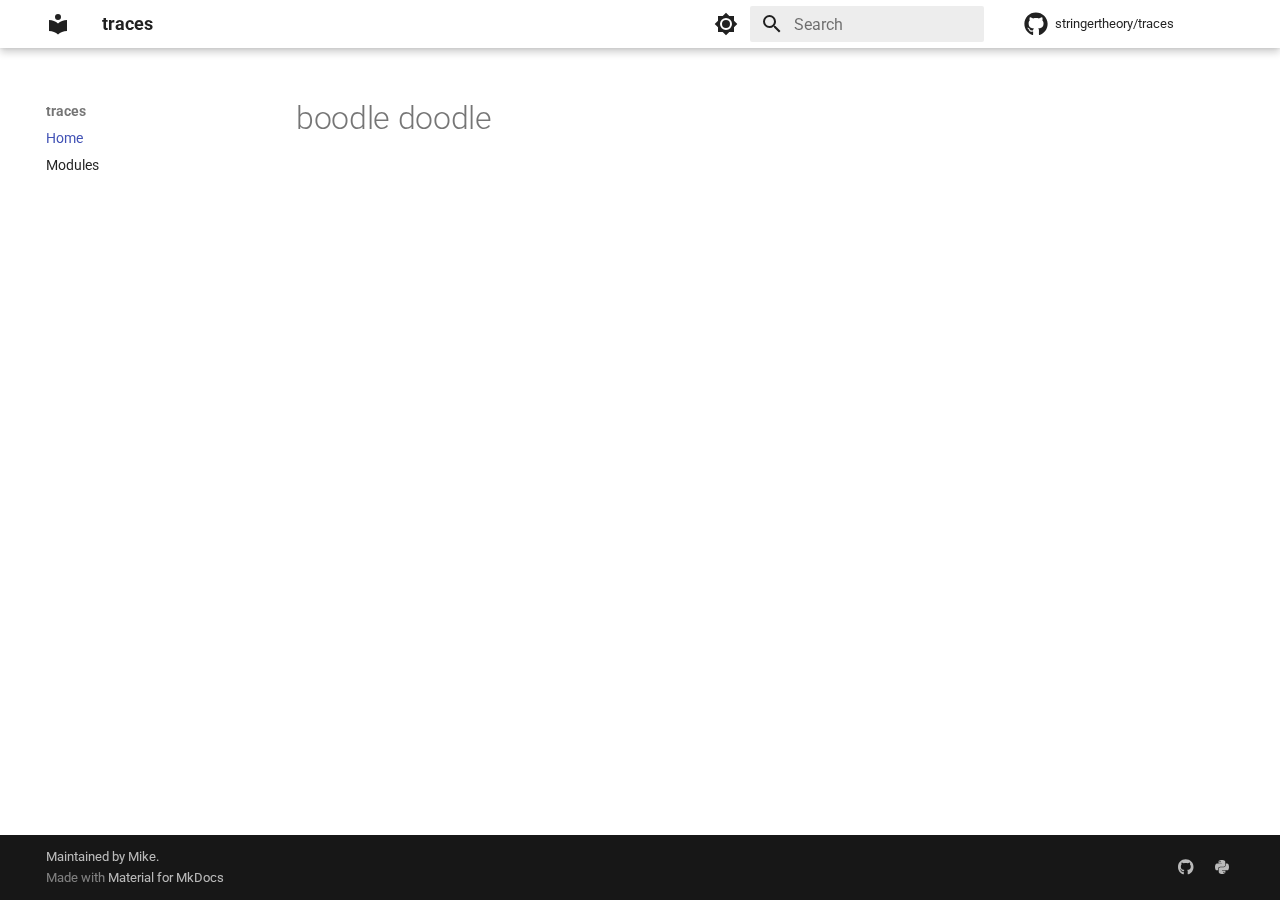
<file: index.html>
<!doctype html>
<html lang="en" class="no-js">
  <head>
    
      <meta charset="utf-8">
      <meta name="viewport" content="width=device-width,initial-scale=1">
      
        <meta name="description" content="A Python library for unevenly-spaced time series analysis">
      
      
        <meta name="author" content="Mike Stringer">
      
      
        <link rel="canonical" href="https://stringertheory.github.io/traces/">
      
      
      
        <link rel="next" href="modules/">
      
      
      <link rel="icon" href="assets/images/favicon.png">
      <meta name="generator" content="mkdocs-1.6.0, mkdocs-material-9.5.31">
    
    
      
        <title>traces</title>
      
    
    
      <link rel="stylesheet" href="assets/stylesheets/main.3cba04c6.min.css">
      
        
        <link rel="stylesheet" href="assets/stylesheets/palette.06af60db.min.css">
      
      


    
    
      
    
    
      
        
        
        <link rel="preconnect" href="https://fonts.gstatic.com" crossorigin>
        <link rel="stylesheet" href="https://fonts.googleapis.com/css?family=Roboto:300,300i,400,400i,700,700i%7CRoboto+Mono:400,400i,700,700i&display=fallback">
        <style>:root{--md-text-font:"Roboto";--md-code-font:"Roboto Mono"}</style>
      
    
    
      <link rel="stylesheet" href="assets/_mkdocstrings.css">
    
    <script>__md_scope=new URL(".",location),__md_hash=e=>[...e].reduce((e,_)=>(e<<5)-e+_.charCodeAt(0),0),__md_get=(e,_=localStorage,t=__md_scope)=>JSON.parse(_.getItem(t.pathname+"."+e)),__md_set=(e,_,t=localStorage,a=__md_scope)=>{try{t.setItem(a.pathname+"."+e,JSON.stringify(_))}catch(e){}}</script>
    
      

    
    
    
  </head>
  
  
    
    
      
    
    
    
    
    <body dir="ltr" data-md-color-scheme="default" data-md-color-primary="white" data-md-color-accent="deep-orange">
  
    
    <input class="md-toggle" data-md-toggle="drawer" type="checkbox" id="__drawer" autocomplete="off">
    <input class="md-toggle" data-md-toggle="search" type="checkbox" id="__search" autocomplete="off">
    <label class="md-overlay" for="__drawer"></label>
    <div data-md-component="skip">
      
        
        <a href="#boodle-doodle" class="md-skip">
          Skip to content
        </a>
      
    </div>
    <div data-md-component="announce">
      
    </div>
    
    
      

  

<header class="md-header md-header--shadow" data-md-component="header">
  <nav class="md-header__inner md-grid" aria-label="Header">
    <a href="." title="traces" class="md-header__button md-logo" aria-label="traces" data-md-component="logo">
      
  
  <svg xmlns="http://www.w3.org/2000/svg" viewBox="0 0 24 24"><path d="M12 8a3 3 0 0 0 3-3 3 3 0 0 0-3-3 3 3 0 0 0-3 3 3 3 0 0 0 3 3m0 3.54C9.64 9.35 6.5 8 3 8v11c3.5 0 6.64 1.35 9 3.54 2.36-2.19 5.5-3.54 9-3.54V8c-3.5 0-6.64 1.35-9 3.54Z"/></svg>

    </a>
    <label class="md-header__button md-icon" for="__drawer">
      
      <svg xmlns="http://www.w3.org/2000/svg" viewBox="0 0 24 24"><path d="M3 6h18v2H3V6m0 5h18v2H3v-2m0 5h18v2H3v-2Z"/></svg>
    </label>
    <div class="md-header__title" data-md-component="header-title">
      <div class="md-header__ellipsis">
        <div class="md-header__topic">
          <span class="md-ellipsis">
            traces
          </span>
        </div>
        <div class="md-header__topic" data-md-component="header-topic">
          <span class="md-ellipsis">
            
              Home
            
          </span>
        </div>
      </div>
    </div>
    
      
        <form class="md-header__option" data-md-component="palette">
  
    
    
    
    <input class="md-option" data-md-color-media="(prefers-color-scheme: light)" data-md-color-scheme="default" data-md-color-primary="white" data-md-color-accent="deep-orange"  aria-label="Switch to dark mode"  type="radio" name="__palette" id="__palette_0">
    
      <label class="md-header__button md-icon" title="Switch to dark mode" for="__palette_1" hidden>
        <svg xmlns="http://www.w3.org/2000/svg" viewBox="0 0 24 24"><path d="M12 8a4 4 0 0 0-4 4 4 4 0 0 0 4 4 4 4 0 0 0 4-4 4 4 0 0 0-4-4m0 10a6 6 0 0 1-6-6 6 6 0 0 1 6-6 6 6 0 0 1 6 6 6 6 0 0 1-6 6m8-9.31V4h-4.69L12 .69 8.69 4H4v4.69L.69 12 4 15.31V20h4.69L12 23.31 15.31 20H20v-4.69L23.31 12 20 8.69Z"/></svg>
      </label>
    
  
    
    
    
    <input class="md-option" data-md-color-media="(prefers-color-scheme: dark)" data-md-color-scheme="slate" data-md-color-primary="black" data-md-color-accent="deep-orange"  aria-label="Switch to light mode"  type="radio" name="__palette" id="__palette_1">
    
      <label class="md-header__button md-icon" title="Switch to light mode" for="__palette_0" hidden>
        <svg xmlns="http://www.w3.org/2000/svg" viewBox="0 0 24 24"><path d="M12 18c-.89 0-1.74-.2-2.5-.55C11.56 16.5 13 14.42 13 12c0-2.42-1.44-4.5-3.5-5.45C10.26 6.2 11.11 6 12 6a6 6 0 0 1 6 6 6 6 0 0 1-6 6m8-9.31V4h-4.69L12 .69 8.69 4H4v4.69L.69 12 4 15.31V20h4.69L12 23.31 15.31 20H20v-4.69L23.31 12 20 8.69Z"/></svg>
      </label>
    
  
</form>
      
    
    
      <script>var media,input,key,value,palette=__md_get("__palette");if(palette&&palette.color){"(prefers-color-scheme)"===palette.color.media&&(media=matchMedia("(prefers-color-scheme: light)"),input=document.querySelector(media.matches?"[data-md-color-media='(prefers-color-scheme: light)']":"[data-md-color-media='(prefers-color-scheme: dark)']"),palette.color.media=input.getAttribute("data-md-color-media"),palette.color.scheme=input.getAttribute("data-md-color-scheme"),palette.color.primary=input.getAttribute("data-md-color-primary"),palette.color.accent=input.getAttribute("data-md-color-accent"));for([key,value]of Object.entries(palette.color))document.body.setAttribute("data-md-color-"+key,value)}</script>
    
    
    
      <label class="md-header__button md-icon" for="__search">
        
        <svg xmlns="http://www.w3.org/2000/svg" viewBox="0 0 24 24"><path d="M9.5 3A6.5 6.5 0 0 1 16 9.5c0 1.61-.59 3.09-1.56 4.23l.27.27h.79l5 5-1.5 1.5-5-5v-.79l-.27-.27A6.516 6.516 0 0 1 9.5 16 6.5 6.5 0 0 1 3 9.5 6.5 6.5 0 0 1 9.5 3m0 2C7 5 5 7 5 9.5S7 14 9.5 14 14 12 14 9.5 12 5 9.5 5Z"/></svg>
      </label>
      <div class="md-search" data-md-component="search" role="dialog">
  <label class="md-search__overlay" for="__search"></label>
  <div class="md-search__inner" role="search">
    <form class="md-search__form" name="search">
      <input type="text" class="md-search__input" name="query" aria-label="Search" placeholder="Search" autocapitalize="off" autocorrect="off" autocomplete="off" spellcheck="false" data-md-component="search-query" required>
      <label class="md-search__icon md-icon" for="__search">
        
        <svg xmlns="http://www.w3.org/2000/svg" viewBox="0 0 24 24"><path d="M9.5 3A6.5 6.5 0 0 1 16 9.5c0 1.61-.59 3.09-1.56 4.23l.27.27h.79l5 5-1.5 1.5-5-5v-.79l-.27-.27A6.516 6.516 0 0 1 9.5 16 6.5 6.5 0 0 1 3 9.5 6.5 6.5 0 0 1 9.5 3m0 2C7 5 5 7 5 9.5S7 14 9.5 14 14 12 14 9.5 12 5 9.5 5Z"/></svg>
        
        <svg xmlns="http://www.w3.org/2000/svg" viewBox="0 0 24 24"><path d="M20 11v2H8l5.5 5.5-1.42 1.42L4.16 12l7.92-7.92L13.5 5.5 8 11h12Z"/></svg>
      </label>
      <nav class="md-search__options" aria-label="Search">
        
        <button type="reset" class="md-search__icon md-icon" title="Clear" aria-label="Clear" tabindex="-1">
          
          <svg xmlns="http://www.w3.org/2000/svg" viewBox="0 0 24 24"><path d="M19 6.41 17.59 5 12 10.59 6.41 5 5 6.41 10.59 12 5 17.59 6.41 19 12 13.41 17.59 19 19 17.59 13.41 12 19 6.41Z"/></svg>
        </button>
      </nav>
      
    </form>
    <div class="md-search__output">
      <div class="md-search__scrollwrap" tabindex="0" data-md-scrollfix>
        <div class="md-search-result" data-md-component="search-result">
          <div class="md-search-result__meta">
            Initializing search
          </div>
          <ol class="md-search-result__list" role="presentation"></ol>
        </div>
      </div>
    </div>
  </div>
</div>
    
    
      <div class="md-header__source">
        <a href="https://github.com/stringertheory/traces" title="Go to repository" class="md-source" data-md-component="source">
  <div class="md-source__icon md-icon">
    
    <svg xmlns="http://www.w3.org/2000/svg" viewBox="0 0 496 512"><!--! Font Awesome Free 6.6.0 by @fontawesome - https://fontawesome.com License - https://fontawesome.com/license/free (Icons: CC BY 4.0, Fonts: SIL OFL 1.1, Code: MIT License) Copyright 2024 Fonticons, Inc.--><path d="M165.9 397.4c0 2-2.3 3.6-5.2 3.6-3.3.3-5.6-1.3-5.6-3.6 0-2 2.3-3.6 5.2-3.6 3-.3 5.6 1.3 5.6 3.6zm-31.1-4.5c-.7 2 1.3 4.3 4.3 4.9 2.6 1 5.6 0 6.2-2s-1.3-4.3-4.3-5.2c-2.6-.7-5.5.3-6.2 2.3zm44.2-1.7c-2.9.7-4.9 2.6-4.6 4.9.3 2 2.9 3.3 5.9 2.6 2.9-.7 4.9-2.6 4.6-4.6-.3-1.9-3-3.2-5.9-2.9zM244.8 8C106.1 8 0 113.3 0 252c0 110.9 69.8 205.8 169.5 239.2 12.8 2.3 17.3-5.6 17.3-12.1 0-6.2-.3-40.4-.3-61.4 0 0-70 15-84.7-29.8 0 0-11.4-29.1-27.8-36.6 0 0-22.9-15.7 1.6-15.4 0 0 24.9 2 38.6 25.8 21.9 38.6 58.6 27.5 72.9 20.9 2.3-16 8.8-27.1 16-33.7-55.9-6.2-112.3-14.3-112.3-110.5 0-27.5 7.6-41.3 23.6-58.9-2.6-6.5-11.1-33.3 2.6-67.9 20.9-6.5 69 27 69 27 20-5.6 41.5-8.5 62.8-8.5s42.8 2.9 62.8 8.5c0 0 48.1-33.6 69-27 13.7 34.7 5.2 61.4 2.6 67.9 16 17.7 25.8 31.5 25.8 58.9 0 96.5-58.9 104.2-114.8 110.5 9.2 7.9 17 22.9 17 46.4 0 33.7-.3 75.4-.3 83.6 0 6.5 4.6 14.4 17.3 12.1C428.2 457.8 496 362.9 496 252 496 113.3 383.5 8 244.8 8zM97.2 352.9c-1.3 1-1 3.3.7 5.2 1.6 1.6 3.9 2.3 5.2 1 1.3-1 1-3.3-.7-5.2-1.6-1.6-3.9-2.3-5.2-1zm-10.8-8.1c-.7 1.3.3 2.9 2.3 3.9 1.6 1 3.6.7 4.3-.7.7-1.3-.3-2.9-2.3-3.9-2-.6-3.6-.3-4.3.7zm32.4 35.6c-1.6 1.3-1 4.3 1.3 6.2 2.3 2.3 5.2 2.6 6.5 1 1.3-1.3.7-4.3-1.3-6.2-2.2-2.3-5.2-2.6-6.5-1zm-11.4-14.7c-1.6 1-1.6 3.6 0 5.9 1.6 2.3 4.3 3.3 5.6 2.3 1.6-1.3 1.6-3.9 0-6.2-1.4-2.3-4-3.3-5.6-2z"/></svg>
  </div>
  <div class="md-source__repository">
    stringertheory/traces
  </div>
</a>
      </div>
    
  </nav>
  
</header>
    
    <div class="md-container" data-md-component="container">
      
      
        
          
        
      
      <main class="md-main" data-md-component="main">
        <div class="md-main__inner md-grid">
          
            
              
              <div class="md-sidebar md-sidebar--primary" data-md-component="sidebar" data-md-type="navigation" >
                <div class="md-sidebar__scrollwrap">
                  <div class="md-sidebar__inner">
                    



<nav class="md-nav md-nav--primary" aria-label="Navigation" data-md-level="0">
  <label class="md-nav__title" for="__drawer">
    <a href="." title="traces" class="md-nav__button md-logo" aria-label="traces" data-md-component="logo">
      
  
  <svg xmlns="http://www.w3.org/2000/svg" viewBox="0 0 24 24"><path d="M12 8a3 3 0 0 0 3-3 3 3 0 0 0-3-3 3 3 0 0 0-3 3 3 3 0 0 0 3 3m0 3.54C9.64 9.35 6.5 8 3 8v11c3.5 0 6.64 1.35 9 3.54 2.36-2.19 5.5-3.54 9-3.54V8c-3.5 0-6.64 1.35-9 3.54Z"/></svg>

    </a>
    traces
  </label>
  
    <div class="md-nav__source">
      <a href="https://github.com/stringertheory/traces" title="Go to repository" class="md-source" data-md-component="source">
  <div class="md-source__icon md-icon">
    
    <svg xmlns="http://www.w3.org/2000/svg" viewBox="0 0 496 512"><!--! Font Awesome Free 6.6.0 by @fontawesome - https://fontawesome.com License - https://fontawesome.com/license/free (Icons: CC BY 4.0, Fonts: SIL OFL 1.1, Code: MIT License) Copyright 2024 Fonticons, Inc.--><path d="M165.9 397.4c0 2-2.3 3.6-5.2 3.6-3.3.3-5.6-1.3-5.6-3.6 0-2 2.3-3.6 5.2-3.6 3-.3 5.6 1.3 5.6 3.6zm-31.1-4.5c-.7 2 1.3 4.3 4.3 4.9 2.6 1 5.6 0 6.2-2s-1.3-4.3-4.3-5.2c-2.6-.7-5.5.3-6.2 2.3zm44.2-1.7c-2.9.7-4.9 2.6-4.6 4.9.3 2 2.9 3.3 5.9 2.6 2.9-.7 4.9-2.6 4.6-4.6-.3-1.9-3-3.2-5.9-2.9zM244.8 8C106.1 8 0 113.3 0 252c0 110.9 69.8 205.8 169.5 239.2 12.8 2.3 17.3-5.6 17.3-12.1 0-6.2-.3-40.4-.3-61.4 0 0-70 15-84.7-29.8 0 0-11.4-29.1-27.8-36.6 0 0-22.9-15.7 1.6-15.4 0 0 24.9 2 38.6 25.8 21.9 38.6 58.6 27.5 72.9 20.9 2.3-16 8.8-27.1 16-33.7-55.9-6.2-112.3-14.3-112.3-110.5 0-27.5 7.6-41.3 23.6-58.9-2.6-6.5-11.1-33.3 2.6-67.9 20.9-6.5 69 27 69 27 20-5.6 41.5-8.5 62.8-8.5s42.8 2.9 62.8 8.5c0 0 48.1-33.6 69-27 13.7 34.7 5.2 61.4 2.6 67.9 16 17.7 25.8 31.5 25.8 58.9 0 96.5-58.9 104.2-114.8 110.5 9.2 7.9 17 22.9 17 46.4 0 33.7-.3 75.4-.3 83.6 0 6.5 4.6 14.4 17.3 12.1C428.2 457.8 496 362.9 496 252 496 113.3 383.5 8 244.8 8zM97.2 352.9c-1.3 1-1 3.3.7 5.2 1.6 1.6 3.9 2.3 5.2 1 1.3-1 1-3.3-.7-5.2-1.6-1.6-3.9-2.3-5.2-1zm-10.8-8.1c-.7 1.3.3 2.9 2.3 3.9 1.6 1 3.6.7 4.3-.7.7-1.3-.3-2.9-2.3-3.9-2-.6-3.6-.3-4.3.7zm32.4 35.6c-1.6 1.3-1 4.3 1.3 6.2 2.3 2.3 5.2 2.6 6.5 1 1.3-1.3.7-4.3-1.3-6.2-2.2-2.3-5.2-2.6-6.5-1zm-11.4-14.7c-1.6 1-1.6 3.6 0 5.9 1.6 2.3 4.3 3.3 5.6 2.3 1.6-1.3 1.6-3.9 0-6.2-1.4-2.3-4-3.3-5.6-2z"/></svg>
  </div>
  <div class="md-source__repository">
    stringertheory/traces
  </div>
</a>
    </div>
  
  <ul class="md-nav__list" data-md-scrollfix>
    
      
      
  
  
    
  
  
  
    <li class="md-nav__item md-nav__item--active">
      
      <input class="md-nav__toggle md-toggle" type="checkbox" id="__toc">
      
      
        
      
      
      <a href="." class="md-nav__link md-nav__link--active">
        
  
  <span class="md-ellipsis">
    Home
  </span>
  

      </a>
      
    </li>
  

    
      
      
  
  
  
  
    <li class="md-nav__item">
      <a href="modules/" class="md-nav__link">
        
  
  <span class="md-ellipsis">
    Modules
  </span>
  

      </a>
    </li>
  

    
  </ul>
</nav>
                  </div>
                </div>
              </div>
            
            
              
              <div class="md-sidebar md-sidebar--secondary" data-md-component="sidebar" data-md-type="toc" >
                <div class="md-sidebar__scrollwrap">
                  <div class="md-sidebar__inner">
                    

<nav class="md-nav md-nav--secondary" aria-label="Table of contents">
  
  
  
    
  
  
</nav>
                  </div>
                </div>
              </div>
            
          
          
            <div class="md-content" data-md-component="content">
              <article class="md-content__inner md-typeset">
                
                  

  
  


<h1 id="boodle-doodle">boodle doodle<a class="headerlink" href="#boodle-doodle" title="Permanent link">&para;</a></h1>












                
              </article>
            </div>
          
          
<script>var target=document.getElementById(location.hash.slice(1));target&&target.name&&(target.checked=target.name.startsWith("__tabbed_"))</script>
        </div>
        
      </main>
      
        <footer class="md-footer">
  
  <div class="md-footer-meta md-typeset">
    <div class="md-footer-meta__inner md-grid">
      <div class="md-copyright">
  
    <div class="md-copyright__highlight">
      Maintained by <a href="https://github.com/stringertheory">Mike</a>.
    </div>
  
  
    Made with
    <a href="https://squidfunk.github.io/mkdocs-material/" target="_blank" rel="noopener">
      Material for MkDocs
    </a>
  
</div>
      
        <div class="md-social">
  
    
    
    
    
      
      
    
    <a href="https://github.com/stringertheory/traces" target="_blank" rel="noopener" title="github.com" class="md-social__link">
      <svg xmlns="http://www.w3.org/2000/svg" viewBox="0 0 496 512"><!--! Font Awesome Free 6.6.0 by @fontawesome - https://fontawesome.com License - https://fontawesome.com/license/free (Icons: CC BY 4.0, Fonts: SIL OFL 1.1, Code: MIT License) Copyright 2024 Fonticons, Inc.--><path d="M165.9 397.4c0 2-2.3 3.6-5.2 3.6-3.3.3-5.6-1.3-5.6-3.6 0-2 2.3-3.6 5.2-3.6 3-.3 5.6 1.3 5.6 3.6zm-31.1-4.5c-.7 2 1.3 4.3 4.3 4.9 2.6 1 5.6 0 6.2-2s-1.3-4.3-4.3-5.2c-2.6-.7-5.5.3-6.2 2.3zm44.2-1.7c-2.9.7-4.9 2.6-4.6 4.9.3 2 2.9 3.3 5.9 2.6 2.9-.7 4.9-2.6 4.6-4.6-.3-1.9-3-3.2-5.9-2.9zM244.8 8C106.1 8 0 113.3 0 252c0 110.9 69.8 205.8 169.5 239.2 12.8 2.3 17.3-5.6 17.3-12.1 0-6.2-.3-40.4-.3-61.4 0 0-70 15-84.7-29.8 0 0-11.4-29.1-27.8-36.6 0 0-22.9-15.7 1.6-15.4 0 0 24.9 2 38.6 25.8 21.9 38.6 58.6 27.5 72.9 20.9 2.3-16 8.8-27.1 16-33.7-55.9-6.2-112.3-14.3-112.3-110.5 0-27.5 7.6-41.3 23.6-58.9-2.6-6.5-11.1-33.3 2.6-67.9 20.9-6.5 69 27 69 27 20-5.6 41.5-8.5 62.8-8.5s42.8 2.9 62.8 8.5c0 0 48.1-33.6 69-27 13.7 34.7 5.2 61.4 2.6 67.9 16 17.7 25.8 31.5 25.8 58.9 0 96.5-58.9 104.2-114.8 110.5 9.2 7.9 17 22.9 17 46.4 0 33.7-.3 75.4-.3 83.6 0 6.5 4.6 14.4 17.3 12.1C428.2 457.8 496 362.9 496 252 496 113.3 383.5 8 244.8 8zM97.2 352.9c-1.3 1-1 3.3.7 5.2 1.6 1.6 3.9 2.3 5.2 1 1.3-1 1-3.3-.7-5.2-1.6-1.6-3.9-2.3-5.2-1zm-10.8-8.1c-.7 1.3.3 2.9 2.3 3.9 1.6 1 3.6.7 4.3-.7.7-1.3-.3-2.9-2.3-3.9-2-.6-3.6-.3-4.3.7zm32.4 35.6c-1.6 1.3-1 4.3 1.3 6.2 2.3 2.3 5.2 2.6 6.5 1 1.3-1.3.7-4.3-1.3-6.2-2.2-2.3-5.2-2.6-6.5-1zm-11.4-14.7c-1.6 1-1.6 3.6 0 5.9 1.6 2.3 4.3 3.3 5.6 2.3 1.6-1.3 1.6-3.9 0-6.2-1.4-2.3-4-3.3-5.6-2z"/></svg>
    </a>
  
    
    
    
    
      
      
    
    <a href="https://pypi.org/project/traces" target="_blank" rel="noopener" title="pypi.org" class="md-social__link">
      <svg xmlns="http://www.w3.org/2000/svg" viewBox="0 0 448 512"><!--! Font Awesome Free 6.6.0 by @fontawesome - https://fontawesome.com License - https://fontawesome.com/license/free (Icons: CC BY 4.0, Fonts: SIL OFL 1.1, Code: MIT License) Copyright 2024 Fonticons, Inc.--><path d="M439.8 200.5c-7.7-30.9-22.3-54.2-53.4-54.2h-40.1v47.4c0 36.8-31.2 67.8-66.8 67.8H172.7c-29.2 0-53.4 25-53.4 54.3v101.8c0 29 25.2 46 53.4 54.3 33.8 9.9 66.3 11.7 106.8 0 26.9-7.8 53.4-23.5 53.4-54.3v-40.7H226.2v-13.6h160.2c31.1 0 42.6-21.7 53.4-54.2 11.2-33.5 10.7-65.7 0-108.6zM286.2 404c11.1 0 20.1 9.1 20.1 20.3 0 11.3-9 20.4-20.1 20.4-11 0-20.1-9.2-20.1-20.4.1-11.3 9.1-20.3 20.1-20.3zM167.8 248.1h106.8c29.7 0 53.4-24.5 53.4-54.3V91.9c0-29-24.4-50.7-53.4-55.6-35.8-5.9-74.7-5.6-106.8.1-45.2 8-53.4 24.7-53.4 55.6v40.7h106.9v13.6h-147c-31.1 0-58.3 18.7-66.8 54.2-9.8 40.7-10.2 66.1 0 108.6 7.6 31.6 25.7 54.2 56.8 54.2H101v-48.8c0-35.3 30.5-66.4 66.8-66.4zm-6.7-142.6c-11.1 0-20.1-9.1-20.1-20.3.1-11.3 9-20.4 20.1-20.4 11 0 20.1 9.2 20.1 20.4s-9 20.3-20.1 20.3z"/></svg>
    </a>
  
</div>
      
    </div>
  </div>
</footer>
      
    </div>
    <div class="md-dialog" data-md-component="dialog">
      <div class="md-dialog__inner md-typeset"></div>
    </div>
    
    
    <script id="__config" type="application/json">{"base": ".", "features": [], "search": "assets/javascripts/workers/search.b8dbb3d2.min.js", "translations": {"clipboard.copied": "Copied to clipboard", "clipboard.copy": "Copy to clipboard", "search.result.more.one": "1 more on this page", "search.result.more.other": "# more on this page", "search.result.none": "No matching documents", "search.result.one": "1 matching document", "search.result.other": "# matching documents", "search.result.placeholder": "Type to start searching", "search.result.term.missing": "Missing", "select.version": "Select version"}}</script>
    
    
      <script src="assets/javascripts/bundle.fe8b6f2b.min.js"></script>
      
    
  </body>
</html>
</file>
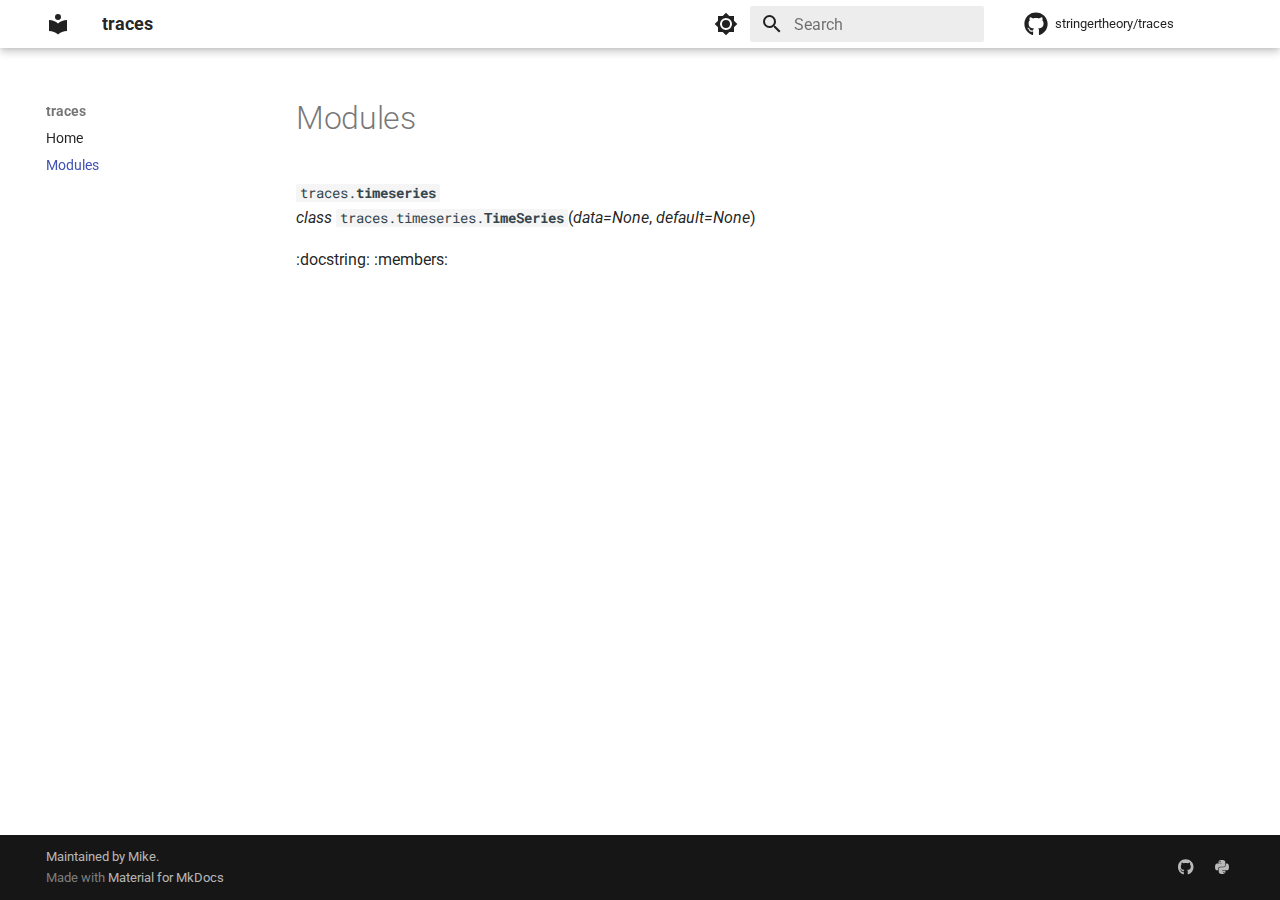
<file: modules/index.html>
<!doctype html>
<html lang="en" class="no-js">
  <head>
    
      <meta charset="utf-8">
      <meta name="viewport" content="width=device-width,initial-scale=1">
      
        <meta name="description" content="A Python library for unevenly-spaced time series analysis">
      
      
        <meta name="author" content="Mike Stringer">
      
      
        <link rel="canonical" href="https://stringertheory.github.io/traces/modules/">
      
      
        <link rel="prev" href="..">
      
      
      
      <link rel="icon" href="../assets/images/favicon.png">
      <meta name="generator" content="mkdocs-1.6.0, mkdocs-material-9.5.31">
    
    
      
        <title>Modules - traces</title>
      
    
    
      <link rel="stylesheet" href="../assets/stylesheets/main.3cba04c6.min.css">
      
        
        <link rel="stylesheet" href="../assets/stylesheets/palette.06af60db.min.css">
      
      


    
    
      
    
    
      
        
        
        <link rel="preconnect" href="https://fonts.gstatic.com" crossorigin>
        <link rel="stylesheet" href="https://fonts.googleapis.com/css?family=Roboto:300,300i,400,400i,700,700i%7CRoboto+Mono:400,400i,700,700i&display=fallback">
        <style>:root{--md-text-font:"Roboto";--md-code-font:"Roboto Mono"}</style>
      
    
    
      <link rel="stylesheet" href="../assets/_mkdocstrings.css">
    
    <script>__md_scope=new URL("..",location),__md_hash=e=>[...e].reduce((e,_)=>(e<<5)-e+_.charCodeAt(0),0),__md_get=(e,_=localStorage,t=__md_scope)=>JSON.parse(_.getItem(t.pathname+"."+e)),__md_set=(e,_,t=localStorage,a=__md_scope)=>{try{t.setItem(a.pathname+"."+e,JSON.stringify(_))}catch(e){}}</script>
    
      

    
    
    
  </head>
  
  
    
    
      
    
    
    
    
    <body dir="ltr" data-md-color-scheme="default" data-md-color-primary="white" data-md-color-accent="deep-orange">
  
    
    <input class="md-toggle" data-md-toggle="drawer" type="checkbox" id="__drawer" autocomplete="off">
    <input class="md-toggle" data-md-toggle="search" type="checkbox" id="__search" autocomplete="off">
    <label class="md-overlay" for="__drawer"></label>
    <div data-md-component="skip">
      
    </div>
    <div data-md-component="announce">
      
    </div>
    
    
      

  

<header class="md-header md-header--shadow" data-md-component="header">
  <nav class="md-header__inner md-grid" aria-label="Header">
    <a href=".." title="traces" class="md-header__button md-logo" aria-label="traces" data-md-component="logo">
      
  
  <svg xmlns="http://www.w3.org/2000/svg" viewBox="0 0 24 24"><path d="M12 8a3 3 0 0 0 3-3 3 3 0 0 0-3-3 3 3 0 0 0-3 3 3 3 0 0 0 3 3m0 3.54C9.64 9.35 6.5 8 3 8v11c3.5 0 6.64 1.35 9 3.54 2.36-2.19 5.5-3.54 9-3.54V8c-3.5 0-6.64 1.35-9 3.54Z"/></svg>

    </a>
    <label class="md-header__button md-icon" for="__drawer">
      
      <svg xmlns="http://www.w3.org/2000/svg" viewBox="0 0 24 24"><path d="M3 6h18v2H3V6m0 5h18v2H3v-2m0 5h18v2H3v-2Z"/></svg>
    </label>
    <div class="md-header__title" data-md-component="header-title">
      <div class="md-header__ellipsis">
        <div class="md-header__topic">
          <span class="md-ellipsis">
            traces
          </span>
        </div>
        <div class="md-header__topic" data-md-component="header-topic">
          <span class="md-ellipsis">
            
              Modules
            
          </span>
        </div>
      </div>
    </div>
    
      
        <form class="md-header__option" data-md-component="palette">
  
    
    
    
    <input class="md-option" data-md-color-media="(prefers-color-scheme: light)" data-md-color-scheme="default" data-md-color-primary="white" data-md-color-accent="deep-orange"  aria-label="Switch to dark mode"  type="radio" name="__palette" id="__palette_0">
    
      <label class="md-header__button md-icon" title="Switch to dark mode" for="__palette_1" hidden>
        <svg xmlns="http://www.w3.org/2000/svg" viewBox="0 0 24 24"><path d="M12 8a4 4 0 0 0-4 4 4 4 0 0 0 4 4 4 4 0 0 0 4-4 4 4 0 0 0-4-4m0 10a6 6 0 0 1-6-6 6 6 0 0 1 6-6 6 6 0 0 1 6 6 6 6 0 0 1-6 6m8-9.31V4h-4.69L12 .69 8.69 4H4v4.69L.69 12 4 15.31V20h4.69L12 23.31 15.31 20H20v-4.69L23.31 12 20 8.69Z"/></svg>
      </label>
    
  
    
    
    
    <input class="md-option" data-md-color-media="(prefers-color-scheme: dark)" data-md-color-scheme="slate" data-md-color-primary="black" data-md-color-accent="deep-orange"  aria-label="Switch to light mode"  type="radio" name="__palette" id="__palette_1">
    
      <label class="md-header__button md-icon" title="Switch to light mode" for="__palette_0" hidden>
        <svg xmlns="http://www.w3.org/2000/svg" viewBox="0 0 24 24"><path d="M12 18c-.89 0-1.74-.2-2.5-.55C11.56 16.5 13 14.42 13 12c0-2.42-1.44-4.5-3.5-5.45C10.26 6.2 11.11 6 12 6a6 6 0 0 1 6 6 6 6 0 0 1-6 6m8-9.31V4h-4.69L12 .69 8.69 4H4v4.69L.69 12 4 15.31V20h4.69L12 23.31 15.31 20H20v-4.69L23.31 12 20 8.69Z"/></svg>
      </label>
    
  
</form>
      
    
    
      <script>var media,input,key,value,palette=__md_get("__palette");if(palette&&palette.color){"(prefers-color-scheme)"===palette.color.media&&(media=matchMedia("(prefers-color-scheme: light)"),input=document.querySelector(media.matches?"[data-md-color-media='(prefers-color-scheme: light)']":"[data-md-color-media='(prefers-color-scheme: dark)']"),palette.color.media=input.getAttribute("data-md-color-media"),palette.color.scheme=input.getAttribute("data-md-color-scheme"),palette.color.primary=input.getAttribute("data-md-color-primary"),palette.color.accent=input.getAttribute("data-md-color-accent"));for([key,value]of Object.entries(palette.color))document.body.setAttribute("data-md-color-"+key,value)}</script>
    
    
    
      <label class="md-header__button md-icon" for="__search">
        
        <svg xmlns="http://www.w3.org/2000/svg" viewBox="0 0 24 24"><path d="M9.5 3A6.5 6.5 0 0 1 16 9.5c0 1.61-.59 3.09-1.56 4.23l.27.27h.79l5 5-1.5 1.5-5-5v-.79l-.27-.27A6.516 6.516 0 0 1 9.5 16 6.5 6.5 0 0 1 3 9.5 6.5 6.5 0 0 1 9.5 3m0 2C7 5 5 7 5 9.5S7 14 9.5 14 14 12 14 9.5 12 5 9.5 5Z"/></svg>
      </label>
      <div class="md-search" data-md-component="search" role="dialog">
  <label class="md-search__overlay" for="__search"></label>
  <div class="md-search__inner" role="search">
    <form class="md-search__form" name="search">
      <input type="text" class="md-search__input" name="query" aria-label="Search" placeholder="Search" autocapitalize="off" autocorrect="off" autocomplete="off" spellcheck="false" data-md-component="search-query" required>
      <label class="md-search__icon md-icon" for="__search">
        
        <svg xmlns="http://www.w3.org/2000/svg" viewBox="0 0 24 24"><path d="M9.5 3A6.5 6.5 0 0 1 16 9.5c0 1.61-.59 3.09-1.56 4.23l.27.27h.79l5 5-1.5 1.5-5-5v-.79l-.27-.27A6.516 6.516 0 0 1 9.5 16 6.5 6.5 0 0 1 3 9.5 6.5 6.5 0 0 1 9.5 3m0 2C7 5 5 7 5 9.5S7 14 9.5 14 14 12 14 9.5 12 5 9.5 5Z"/></svg>
        
        <svg xmlns="http://www.w3.org/2000/svg" viewBox="0 0 24 24"><path d="M20 11v2H8l5.5 5.5-1.42 1.42L4.16 12l7.92-7.92L13.5 5.5 8 11h12Z"/></svg>
      </label>
      <nav class="md-search__options" aria-label="Search">
        
        <button type="reset" class="md-search__icon md-icon" title="Clear" aria-label="Clear" tabindex="-1">
          
          <svg xmlns="http://www.w3.org/2000/svg" viewBox="0 0 24 24"><path d="M19 6.41 17.59 5 12 10.59 6.41 5 5 6.41 10.59 12 5 17.59 6.41 19 12 13.41 17.59 19 19 17.59 13.41 12 19 6.41Z"/></svg>
        </button>
      </nav>
      
    </form>
    <div class="md-search__output">
      <div class="md-search__scrollwrap" tabindex="0" data-md-scrollfix>
        <div class="md-search-result" data-md-component="search-result">
          <div class="md-search-result__meta">
            Initializing search
          </div>
          <ol class="md-search-result__list" role="presentation"></ol>
        </div>
      </div>
    </div>
  </div>
</div>
    
    
      <div class="md-header__source">
        <a href="https://github.com/stringertheory/traces" title="Go to repository" class="md-source" data-md-component="source">
  <div class="md-source__icon md-icon">
    
    <svg xmlns="http://www.w3.org/2000/svg" viewBox="0 0 496 512"><!--! Font Awesome Free 6.6.0 by @fontawesome - https://fontawesome.com License - https://fontawesome.com/license/free (Icons: CC BY 4.0, Fonts: SIL OFL 1.1, Code: MIT License) Copyright 2024 Fonticons, Inc.--><path d="M165.9 397.4c0 2-2.3 3.6-5.2 3.6-3.3.3-5.6-1.3-5.6-3.6 0-2 2.3-3.6 5.2-3.6 3-.3 5.6 1.3 5.6 3.6zm-31.1-4.5c-.7 2 1.3 4.3 4.3 4.9 2.6 1 5.6 0 6.2-2s-1.3-4.3-4.3-5.2c-2.6-.7-5.5.3-6.2 2.3zm44.2-1.7c-2.9.7-4.9 2.6-4.6 4.9.3 2 2.9 3.3 5.9 2.6 2.9-.7 4.9-2.6 4.6-4.6-.3-1.9-3-3.2-5.9-2.9zM244.8 8C106.1 8 0 113.3 0 252c0 110.9 69.8 205.8 169.5 239.2 12.8 2.3 17.3-5.6 17.3-12.1 0-6.2-.3-40.4-.3-61.4 0 0-70 15-84.7-29.8 0 0-11.4-29.1-27.8-36.6 0 0-22.9-15.7 1.6-15.4 0 0 24.9 2 38.6 25.8 21.9 38.6 58.6 27.5 72.9 20.9 2.3-16 8.8-27.1 16-33.7-55.9-6.2-112.3-14.3-112.3-110.5 0-27.5 7.6-41.3 23.6-58.9-2.6-6.5-11.1-33.3 2.6-67.9 20.9-6.5 69 27 69 27 20-5.6 41.5-8.5 62.8-8.5s42.8 2.9 62.8 8.5c0 0 48.1-33.6 69-27 13.7 34.7 5.2 61.4 2.6 67.9 16 17.7 25.8 31.5 25.8 58.9 0 96.5-58.9 104.2-114.8 110.5 9.2 7.9 17 22.9 17 46.4 0 33.7-.3 75.4-.3 83.6 0 6.5 4.6 14.4 17.3 12.1C428.2 457.8 496 362.9 496 252 496 113.3 383.5 8 244.8 8zM97.2 352.9c-1.3 1-1 3.3.7 5.2 1.6 1.6 3.9 2.3 5.2 1 1.3-1 1-3.3-.7-5.2-1.6-1.6-3.9-2.3-5.2-1zm-10.8-8.1c-.7 1.3.3 2.9 2.3 3.9 1.6 1 3.6.7 4.3-.7.7-1.3-.3-2.9-2.3-3.9-2-.6-3.6-.3-4.3.7zm32.4 35.6c-1.6 1.3-1 4.3 1.3 6.2 2.3 2.3 5.2 2.6 6.5 1 1.3-1.3.7-4.3-1.3-6.2-2.2-2.3-5.2-2.6-6.5-1zm-11.4-14.7c-1.6 1-1.6 3.6 0 5.9 1.6 2.3 4.3 3.3 5.6 2.3 1.6-1.3 1.6-3.9 0-6.2-1.4-2.3-4-3.3-5.6-2z"/></svg>
  </div>
  <div class="md-source__repository">
    stringertheory/traces
  </div>
</a>
      </div>
    
  </nav>
  
</header>
    
    <div class="md-container" data-md-component="container">
      
      
        
          
        
      
      <main class="md-main" data-md-component="main">
        <div class="md-main__inner md-grid">
          
            
              
              <div class="md-sidebar md-sidebar--primary" data-md-component="sidebar" data-md-type="navigation" >
                <div class="md-sidebar__scrollwrap">
                  <div class="md-sidebar__inner">
                    



<nav class="md-nav md-nav--primary" aria-label="Navigation" data-md-level="0">
  <label class="md-nav__title" for="__drawer">
    <a href=".." title="traces" class="md-nav__button md-logo" aria-label="traces" data-md-component="logo">
      
  
  <svg xmlns="http://www.w3.org/2000/svg" viewBox="0 0 24 24"><path d="M12 8a3 3 0 0 0 3-3 3 3 0 0 0-3-3 3 3 0 0 0-3 3 3 3 0 0 0 3 3m0 3.54C9.64 9.35 6.5 8 3 8v11c3.5 0 6.64 1.35 9 3.54 2.36-2.19 5.5-3.54 9-3.54V8c-3.5 0-6.64 1.35-9 3.54Z"/></svg>

    </a>
    traces
  </label>
  
    <div class="md-nav__source">
      <a href="https://github.com/stringertheory/traces" title="Go to repository" class="md-source" data-md-component="source">
  <div class="md-source__icon md-icon">
    
    <svg xmlns="http://www.w3.org/2000/svg" viewBox="0 0 496 512"><!--! Font Awesome Free 6.6.0 by @fontawesome - https://fontawesome.com License - https://fontawesome.com/license/free (Icons: CC BY 4.0, Fonts: SIL OFL 1.1, Code: MIT License) Copyright 2024 Fonticons, Inc.--><path d="M165.9 397.4c0 2-2.3 3.6-5.2 3.6-3.3.3-5.6-1.3-5.6-3.6 0-2 2.3-3.6 5.2-3.6 3-.3 5.6 1.3 5.6 3.6zm-31.1-4.5c-.7 2 1.3 4.3 4.3 4.9 2.6 1 5.6 0 6.2-2s-1.3-4.3-4.3-5.2c-2.6-.7-5.5.3-6.2 2.3zm44.2-1.7c-2.9.7-4.9 2.6-4.6 4.9.3 2 2.9 3.3 5.9 2.6 2.9-.7 4.9-2.6 4.6-4.6-.3-1.9-3-3.2-5.9-2.9zM244.8 8C106.1 8 0 113.3 0 252c0 110.9 69.8 205.8 169.5 239.2 12.8 2.3 17.3-5.6 17.3-12.1 0-6.2-.3-40.4-.3-61.4 0 0-70 15-84.7-29.8 0 0-11.4-29.1-27.8-36.6 0 0-22.9-15.7 1.6-15.4 0 0 24.9 2 38.6 25.8 21.9 38.6 58.6 27.5 72.9 20.9 2.3-16 8.8-27.1 16-33.7-55.9-6.2-112.3-14.3-112.3-110.5 0-27.5 7.6-41.3 23.6-58.9-2.6-6.5-11.1-33.3 2.6-67.9 20.9-6.5 69 27 69 27 20-5.6 41.5-8.5 62.8-8.5s42.8 2.9 62.8 8.5c0 0 48.1-33.6 69-27 13.7 34.7 5.2 61.4 2.6 67.9 16 17.7 25.8 31.5 25.8 58.9 0 96.5-58.9 104.2-114.8 110.5 9.2 7.9 17 22.9 17 46.4 0 33.7-.3 75.4-.3 83.6 0 6.5 4.6 14.4 17.3 12.1C428.2 457.8 496 362.9 496 252 496 113.3 383.5 8 244.8 8zM97.2 352.9c-1.3 1-1 3.3.7 5.2 1.6 1.6 3.9 2.3 5.2 1 1.3-1 1-3.3-.7-5.2-1.6-1.6-3.9-2.3-5.2-1zm-10.8-8.1c-.7 1.3.3 2.9 2.3 3.9 1.6 1 3.6.7 4.3-.7.7-1.3-.3-2.9-2.3-3.9-2-.6-3.6-.3-4.3.7zm32.4 35.6c-1.6 1.3-1 4.3 1.3 6.2 2.3 2.3 5.2 2.6 6.5 1 1.3-1.3.7-4.3-1.3-6.2-2.2-2.3-5.2-2.6-6.5-1zm-11.4-14.7c-1.6 1-1.6 3.6 0 5.9 1.6 2.3 4.3 3.3 5.6 2.3 1.6-1.3 1.6-3.9 0-6.2-1.4-2.3-4-3.3-5.6-2z"/></svg>
  </div>
  <div class="md-source__repository">
    stringertheory/traces
  </div>
</a>
    </div>
  
  <ul class="md-nav__list" data-md-scrollfix>
    
      
      
  
  
  
  
    <li class="md-nav__item">
      <a href=".." class="md-nav__link">
        
  
  <span class="md-ellipsis">
    Home
  </span>
  

      </a>
    </li>
  

    
      
      
  
  
    
  
  
  
    <li class="md-nav__item md-nav__item--active">
      
      <input class="md-nav__toggle md-toggle" type="checkbox" id="__toc">
      
      
      
      <a href="./" class="md-nav__link md-nav__link--active">
        
  
  <span class="md-ellipsis">
    Modules
  </span>
  

      </a>
      
    </li>
  

    
  </ul>
</nav>
                  </div>
                </div>
              </div>
            
            
              
              <div class="md-sidebar md-sidebar--secondary" data-md-component="sidebar" data-md-type="toc" >
                <div class="md-sidebar__scrollwrap">
                  <div class="md-sidebar__inner">
                    

<nav class="md-nav md-nav--secondary" aria-label="Table of contents">
  
  
  
  
</nav>
                  </div>
                </div>
              </div>
            
          
          
            <div class="md-content" data-md-component="content">
              <article class="md-content__inner md-typeset">
                
                  

  
  


  <h1>Modules</h1>

<div class="autodoc">
<div class="autodoc-signature"><code>traces.<strong>timeseries</strong></code></div>
</div>
<div class="autodoc">
<div class="autodoc-signature"><em>class </em><code>traces.timeseries.<strong>TimeSeries</strong></code><span class="autodoc-punctuation">(</span><em class="autodoc-param">data=None</em><span class="autodoc-punctuation">, </span><em class="autodoc-param">default=None</em><span class="autodoc-punctuation">)</span></div>
</div>
<p>:docstring:
:members:</p>












                
              </article>
            </div>
          
          
<script>var target=document.getElementById(location.hash.slice(1));target&&target.name&&(target.checked=target.name.startsWith("__tabbed_"))</script>
        </div>
        
      </main>
      
        <footer class="md-footer">
  
  <div class="md-footer-meta md-typeset">
    <div class="md-footer-meta__inner md-grid">
      <div class="md-copyright">
  
    <div class="md-copyright__highlight">
      Maintained by <a href="https://github.com/stringertheory">Mike</a>.
    </div>
  
  
    Made with
    <a href="https://squidfunk.github.io/mkdocs-material/" target="_blank" rel="noopener">
      Material for MkDocs
    </a>
  
</div>
      
        <div class="md-social">
  
    
    
    
    
      
      
    
    <a href="https://github.com/stringertheory/traces" target="_blank" rel="noopener" title="github.com" class="md-social__link">
      <svg xmlns="http://www.w3.org/2000/svg" viewBox="0 0 496 512"><!--! Font Awesome Free 6.6.0 by @fontawesome - https://fontawesome.com License - https://fontawesome.com/license/free (Icons: CC BY 4.0, Fonts: SIL OFL 1.1, Code: MIT License) Copyright 2024 Fonticons, Inc.--><path d="M165.9 397.4c0 2-2.3 3.6-5.2 3.6-3.3.3-5.6-1.3-5.6-3.6 0-2 2.3-3.6 5.2-3.6 3-.3 5.6 1.3 5.6 3.6zm-31.1-4.5c-.7 2 1.3 4.3 4.3 4.9 2.6 1 5.6 0 6.2-2s-1.3-4.3-4.3-5.2c-2.6-.7-5.5.3-6.2 2.3zm44.2-1.7c-2.9.7-4.9 2.6-4.6 4.9.3 2 2.9 3.3 5.9 2.6 2.9-.7 4.9-2.6 4.6-4.6-.3-1.9-3-3.2-5.9-2.9zM244.8 8C106.1 8 0 113.3 0 252c0 110.9 69.8 205.8 169.5 239.2 12.8 2.3 17.3-5.6 17.3-12.1 0-6.2-.3-40.4-.3-61.4 0 0-70 15-84.7-29.8 0 0-11.4-29.1-27.8-36.6 0 0-22.9-15.7 1.6-15.4 0 0 24.9 2 38.6 25.8 21.9 38.6 58.6 27.5 72.9 20.9 2.3-16 8.8-27.1 16-33.7-55.9-6.2-112.3-14.3-112.3-110.5 0-27.5 7.6-41.3 23.6-58.9-2.6-6.5-11.1-33.3 2.6-67.9 20.9-6.5 69 27 69 27 20-5.6 41.5-8.5 62.8-8.5s42.8 2.9 62.8 8.5c0 0 48.1-33.6 69-27 13.7 34.7 5.2 61.4 2.6 67.9 16 17.7 25.8 31.5 25.8 58.9 0 96.5-58.9 104.2-114.8 110.5 9.2 7.9 17 22.9 17 46.4 0 33.7-.3 75.4-.3 83.6 0 6.5 4.6 14.4 17.3 12.1C428.2 457.8 496 362.9 496 252 496 113.3 383.5 8 244.8 8zM97.2 352.9c-1.3 1-1 3.3.7 5.2 1.6 1.6 3.9 2.3 5.2 1 1.3-1 1-3.3-.7-5.2-1.6-1.6-3.9-2.3-5.2-1zm-10.8-8.1c-.7 1.3.3 2.9 2.3 3.9 1.6 1 3.6.7 4.3-.7.7-1.3-.3-2.9-2.3-3.9-2-.6-3.6-.3-4.3.7zm32.4 35.6c-1.6 1.3-1 4.3 1.3 6.2 2.3 2.3 5.2 2.6 6.5 1 1.3-1.3.7-4.3-1.3-6.2-2.2-2.3-5.2-2.6-6.5-1zm-11.4-14.7c-1.6 1-1.6 3.6 0 5.9 1.6 2.3 4.3 3.3 5.6 2.3 1.6-1.3 1.6-3.9 0-6.2-1.4-2.3-4-3.3-5.6-2z"/></svg>
    </a>
  
    
    
    
    
      
      
    
    <a href="https://pypi.org/project/traces" target="_blank" rel="noopener" title="pypi.org" class="md-social__link">
      <svg xmlns="http://www.w3.org/2000/svg" viewBox="0 0 448 512"><!--! Font Awesome Free 6.6.0 by @fontawesome - https://fontawesome.com License - https://fontawesome.com/license/free (Icons: CC BY 4.0, Fonts: SIL OFL 1.1, Code: MIT License) Copyright 2024 Fonticons, Inc.--><path d="M439.8 200.5c-7.7-30.9-22.3-54.2-53.4-54.2h-40.1v47.4c0 36.8-31.2 67.8-66.8 67.8H172.7c-29.2 0-53.4 25-53.4 54.3v101.8c0 29 25.2 46 53.4 54.3 33.8 9.9 66.3 11.7 106.8 0 26.9-7.8 53.4-23.5 53.4-54.3v-40.7H226.2v-13.6h160.2c31.1 0 42.6-21.7 53.4-54.2 11.2-33.5 10.7-65.7 0-108.6zM286.2 404c11.1 0 20.1 9.1 20.1 20.3 0 11.3-9 20.4-20.1 20.4-11 0-20.1-9.2-20.1-20.4.1-11.3 9.1-20.3 20.1-20.3zM167.8 248.1h106.8c29.7 0 53.4-24.5 53.4-54.3V91.9c0-29-24.4-50.7-53.4-55.6-35.8-5.9-74.7-5.6-106.8.1-45.2 8-53.4 24.7-53.4 55.6v40.7h106.9v13.6h-147c-31.1 0-58.3 18.7-66.8 54.2-9.8 40.7-10.2 66.1 0 108.6 7.6 31.6 25.7 54.2 56.8 54.2H101v-48.8c0-35.3 30.5-66.4 66.8-66.4zm-6.7-142.6c-11.1 0-20.1-9.1-20.1-20.3.1-11.3 9-20.4 20.1-20.4 11 0 20.1 9.2 20.1 20.4s-9 20.3-20.1 20.3z"/></svg>
    </a>
  
</div>
      
    </div>
  </div>
</footer>
      
    </div>
    <div class="md-dialog" data-md-component="dialog">
      <div class="md-dialog__inner md-typeset"></div>
    </div>
    
    
    <script id="__config" type="application/json">{"base": "..", "features": [], "search": "../assets/javascripts/workers/search.b8dbb3d2.min.js", "translations": {"clipboard.copied": "Copied to clipboard", "clipboard.copy": "Copy to clipboard", "search.result.more.one": "1 more on this page", "search.result.more.other": "# more on this page", "search.result.none": "No matching documents", "search.result.one": "1 matching document", "search.result.other": "# matching documents", "search.result.placeholder": "Type to start searching", "search.result.term.missing": "Missing", "select.version": "Select version"}}</script>
    
    
      <script src="../assets/javascripts/bundle.fe8b6f2b.min.js"></script>
      
    
  </body>
</html>
</file>
<file: assets/_mkdocstrings.css>
/* Avoid breaking parameter names, etc. in table cells. */
.doc-contents td code {
  word-break: normal !important;
}

/* No line break before first paragraph of descriptions. */
.doc-md-description,
.doc-md-description>p:first-child {
  display: inline;
}

/* No text transformation from Material for MkDocs for H5 headings. */
.md-typeset h5 .doc-object-name {
  text-transform: none;
}

/* Max width for docstring sections tables. */
.doc .md-typeset__table,
.doc .md-typeset__table table {
  display: table !important;
  width: 100%;
}

.doc .md-typeset__table tr {
  display: table-row;
}

/* Defaults in Spacy table style. */
.doc-param-default,
.doc-type_param-default {
  float: right;
}

/* Parameter headings must be inline, not blocks. */
.doc-heading-parameter,
.doc-heading-type_parameter {
  display: inline;
}

/* Default font size for parameter headings. */
.md-typeset .doc-heading-parameter {
  font-size: inherit;
}

/* Prefer space on the right, not the left of parameter permalinks. */
.doc-heading-parameter .headerlink,
.doc-heading-type_parameter .headerlink {
  margin-left: 0 !important;
  margin-right: 0.2rem;
}

/* Backward-compatibility: docstring section titles in bold. */
.doc-section-title {
  font-weight: bold;
}

/* Backlinks crumb separator. */
.doc-backlink-crumb {
  display: inline-flex;
  gap: .2rem;
  white-space: nowrap;
  align-items: center;
  vertical-align: middle;
}
.doc-backlink-crumb:not(:first-child)::before {
  background-color: var(--md-default-fg-color--lighter);
  content: "";
  display: inline;
  height: 1rem;
  --md-path-icon: url('data:image/svg+xml;charset=utf-8,<svg xmlns="http://www.w3.org/2000/svg" viewBox="0 0 24 24"><path d="M8.59 16.58 13.17 12 8.59 7.41 10 6l6 6-6 6z"/></svg>');
  -webkit-mask-image: var(--md-path-icon);
  mask-image: var(--md-path-icon);
  width: 1rem;
}
.doc-backlink-crumb.last {
  font-weight: bold;
}

/* Symbols in Navigation and ToC. */
:root, :host,
[data-md-color-scheme="default"] {
  --doc-symbol-parameter-fg-color: #df50af;
  --doc-symbol-type_parameter-fg-color: #df50af;
  --doc-symbol-attribute-fg-color: #953800;
  --doc-symbol-function-fg-color: #8250df;
  --doc-symbol-method-fg-color: #8250df;
  --doc-symbol-class-fg-color: #0550ae;
  --doc-symbol-type_alias-fg-color: #0550ae;
  --doc-symbol-module-fg-color: #5cad0f;

  --doc-symbol-parameter-bg-color: #df50af1a;
  --doc-symbol-type_parameter-bg-color: #df50af1a;
  --doc-symbol-attribute-bg-color: #9538001a;
  --doc-symbol-function-bg-color: #8250df1a;
  --doc-symbol-method-bg-color: #8250df1a;
  --doc-symbol-class-bg-color: #0550ae1a;
  --doc-symbol-type_alias-bg-color: #0550ae1a;
  --doc-symbol-module-bg-color: #5cad0f1a;
}

[data-md-color-scheme="slate"] {
  --doc-symbol-parameter-fg-color: #ffa8cc;
  --doc-symbol-type_parameter-fg-color: #ffa8cc;
  --doc-symbol-attribute-fg-color: #ffa657;
  --doc-symbol-function-fg-color: #d2a8ff;
  --doc-symbol-method-fg-color: #d2a8ff;
  --doc-symbol-class-fg-color: #79c0ff;
  --doc-symbol-type_alias-fg-color: #79c0ff;
  --doc-symbol-module-fg-color: #baff79;

  --doc-symbol-parameter-bg-color: #ffa8cc1a;
  --doc-symbol-type_parameter-bg-color: #ffa8cc1a;
  --doc-symbol-attribute-bg-color: #ffa6571a;
  --doc-symbol-function-bg-color: #d2a8ff1a;
  --doc-symbol-method-bg-color: #d2a8ff1a;
  --doc-symbol-class-bg-color: #79c0ff1a;
  --doc-symbol-type_alias-bg-color: #79c0ff1a;
  --doc-symbol-module-bg-color: #baff791a;
}

code.doc-symbol {
  border-radius: .1rem;
  font-size: .85em;
  padding: 0 .3em;
  font-weight: bold;
}

code.doc-symbol-parameter,
a code.doc-symbol-parameter {
  color: var(--doc-symbol-parameter-fg-color);
  background-color: var(--doc-symbol-parameter-bg-color);
}

code.doc-symbol-parameter::after {
  content: "param";
}

code.doc-symbol-type_parameter,
a code.doc-symbol-type_parameter {
  color: var(--doc-symbol-type_parameter-fg-color);
  background-color: var(--doc-symbol-type_parameter-bg-color);
}

code.doc-symbol-type_parameter::after {
  content: "type-param";
}

code.doc-symbol-attribute,
a code.doc-symbol-attribute {
  color: var(--doc-symbol-attribute-fg-color);
  background-color: var(--doc-symbol-attribute-bg-color);
}

code.doc-symbol-attribute::after {
  content: "attr";
}

code.doc-symbol-function,
a code.doc-symbol-function {
  color: var(--doc-symbol-function-fg-color);
  background-color: var(--doc-symbol-function-bg-color);
}

code.doc-symbol-function::after {
  content: "func";
}

code.doc-symbol-method,
a code.doc-symbol-method {
  color: var(--doc-symbol-method-fg-color);
  background-color: var(--doc-symbol-method-bg-color);
}

code.doc-symbol-method::after {
  content: "meth";
}

code.doc-symbol-class,
a code.doc-symbol-class {
  color: var(--doc-symbol-class-fg-color);
  background-color: var(--doc-symbol-class-bg-color);
}

code.doc-symbol-class::after {
  content: "class";
}


code.doc-symbol-type_alias,
a code.doc-symbol-type_alias {
  color: var(--doc-symbol-type_alias-fg-color);
  background-color: var(--doc-symbol-type_alias-bg-color);
}

code.doc-symbol-type_alias::after {
  content: "type";
}

code.doc-symbol-module,
a code.doc-symbol-module {
  color: var(--doc-symbol-module-fg-color);
  background-color: var(--doc-symbol-module-bg-color);
}

code.doc-symbol-module::after {
  content: "mod";
}

.doc-signature .autorefs {
  color: inherit;
  border-bottom: 1px dotted currentcolor;
}

/* Source code blocks (admonitions). */
:root {
  --md-admonition-icon--mkdocstrings-source: url('data:image/svg+xml;charset=utf-8,<svg xmlns="http://www.w3.org/2000/svg" viewBox="0 0 24 24"><path d="M15.22 4.97a.75.75 0 0 1 1.06 0l6.5 6.5a.75.75 0 0 1 0 1.06l-6.5 6.5a.749.749 0 0 1-1.275-.326.75.75 0 0 1 .215-.734L21.19 12l-5.97-5.97a.75.75 0 0 1 0-1.06m-6.44 0a.75.75 0 0 1 0 1.06L2.81 12l5.97 5.97a.749.749 0 0 1-.326 1.275.75.75 0 0 1-.734-.215l-6.5-6.5a.75.75 0 0 1 0-1.06l6.5-6.5a.75.75 0 0 1 1.06 0"/></svg>')
}
.md-typeset .admonition.mkdocstrings-source,
.md-typeset details.mkdocstrings-source {
  border: none;
  padding: 0;
}
.md-typeset .admonition.mkdocstrings-source:focus-within,
.md-typeset details.mkdocstrings-source:focus-within {
  box-shadow: none;
}
.md-typeset .mkdocstrings-source > .admonition-title,
.md-typeset .mkdocstrings-source > summary {
  background-color: inherit;
}
.md-typeset .mkdocstrings-source > .admonition-title::before,
.md-typeset .mkdocstrings-source > summary::before {
  background-color: var(--md-default-fg-color);
  -webkit-mask-image: var(--md-admonition-icon--mkdocstrings-source);
          mask-image: var(--md-admonition-icon--mkdocstrings-source);
}
</file>
<file: assets/stylesheets/main.3cba04c6.min.css>
@charset "UTF-8";html{-webkit-text-size-adjust:none;-moz-text-size-adjust:none;text-size-adjust:none;box-sizing:border-box}*,:after,:before{box-sizing:inherit}@media (prefers-reduced-motion){*,:after,:before{transition:none!important}}body{margin:0}a,button,input,label{-webkit-tap-highlight-color:transparent}a{color:inherit;text-decoration:none}hr{border:0;box-sizing:initial;display:block;height:.05rem;overflow:visible;padding:0}small{font-size:80%}sub,sup{line-height:1em}img{border-style:none}table{border-collapse:initial;border-spacing:0}td,th{font-weight:400;vertical-align:top}button{background:#0000;border:0;font-family:inherit;font-size:inherit;margin:0;padding:0}input{border:0;outline:none}:root{--md-primary-fg-color:#4051b5;--md-primary-fg-color--light:#5d6cc0;--md-primary-fg-color--dark:#303fa1;--md-primary-bg-color:#fff;--md-primary-bg-color--light:#ffffffb3;--md-accent-fg-color:#526cfe;--md-accent-fg-color--transparent:#526cfe1a;--md-accent-bg-color:#fff;--md-accent-bg-color--light:#ffffffb3}[data-md-color-scheme=default]{color-scheme:light}[data-md-color-scheme=default] img[src$="#gh-dark-mode-only"],[data-md-color-scheme=default] img[src$="#only-dark"]{display:none}:root,[data-md-color-scheme=default]{--md-hue:225deg;--md-default-fg-color:#000000de;--md-default-fg-color--light:#0000008a;--md-default-fg-color--lighter:#00000052;--md-default-fg-color--lightest:#00000012;--md-default-bg-color:#fff;--md-default-bg-color--light:#ffffffb3;--md-default-bg-color--lighter:#ffffff4d;--md-default-bg-color--lightest:#ffffff1f;--md-code-fg-color:#36464e;--md-code-bg-color:#f5f5f5;--md-code-hl-color:#4287ff;--md-code-hl-color--light:#4287ff1a;--md-code-hl-number-color:#d52a2a;--md-code-hl-special-color:#db1457;--md-code-hl-function-color:#a846b9;--md-code-hl-constant-color:#6e59d9;--md-code-hl-keyword-color:#3f6ec6;--md-code-hl-string-color:#1c7d4d;--md-code-hl-name-color:var(--md-code-fg-color);--md-code-hl-operator-color:var(--md-default-fg-color--light);--md-code-hl-punctuation-color:var(--md-default-fg-color--light);--md-code-hl-comment-color:var(--md-default-fg-color--light);--md-code-hl-generic-color:var(--md-default-fg-color--light);--md-code-hl-variable-color:var(--md-default-fg-color--light);--md-typeset-color:var(--md-default-fg-color);--md-typeset-a-color:var(--md-primary-fg-color);--md-typeset-del-color:#f5503d26;--md-typeset-ins-color:#0bd57026;--md-typeset-kbd-color:#fafafa;--md-typeset-kbd-accent-color:#fff;--md-typeset-kbd-border-color:#b8b8b8;--md-typeset-mark-color:#ffff0080;--md-typeset-table-color:#0000001f;--md-typeset-table-color--light:rgba(0,0,0,.035);--md-admonition-fg-color:var(--md-default-fg-color);--md-admonition-bg-color:var(--md-default-bg-color);--md-warning-fg-color:#000000de;--md-warning-bg-color:#ff9;--md-footer-fg-color:#fff;--md-footer-fg-color--light:#ffffffb3;--md-footer-fg-color--lighter:#ffffff73;--md-footer-bg-color:#000000de;--md-footer-bg-color--dark:#00000052;--md-shadow-z1:0 0.2rem 0.5rem #0000000d,0 0 0.05rem #0000001a;--md-shadow-z2:0 0.2rem 0.5rem #0000001a,0 0 0.05rem #00000040;--md-shadow-z3:0 0.2rem 0.5rem #0003,0 0 0.05rem #00000059}.md-icon svg{fill:currentcolor;display:block;height:1.2rem;width:1.2rem}body{-webkit-font-smoothing:antialiased;-moz-osx-font-smoothing:grayscale;--md-text-font-family:var(--md-text-font,_),-apple-system,BlinkMacSystemFont,Helvetica,Arial,sans-serif;--md-code-font-family:var(--md-code-font,_),SFMono-Regular,Consolas,Menlo,monospace}aside,body,input{font-feature-settings:"kern","liga";color:var(--md-typeset-color);font-family:var(--md-text-font-family)}code,kbd,pre{font-feature-settings:"kern";font-family:var(--md-code-font-family)}:root{--md-typeset-table-sort-icon:url('data:image/svg+xml;charset=utf-8,<svg xmlns="http://www.w3.org/2000/svg" viewBox="0 0 24 24"><path d="m18 21-4-4h3V7h-3l4-4 4 4h-3v10h3M2 19v-2h10v2M2 13v-2h7v2M2 7V5h4v2H2Z"/></svg>');--md-typeset-table-sort-icon--asc:url('data:image/svg+xml;charset=utf-8,<svg xmlns="http://www.w3.org/2000/svg" viewBox="0 0 24 24"><path d="M19 17h3l-4 4-4-4h3V3h2M2 17h10v2H2M6 5v2H2V5m0 6h7v2H2v-2Z"/></svg>');--md-typeset-table-sort-icon--desc:url('data:image/svg+xml;charset=utf-8,<svg xmlns="http://www.w3.org/2000/svg" viewBox="0 0 24 24"><path d="M19 7h3l-4-4-4 4h3v14h2M2 17h10v2H2M6 5v2H2V5m0 6h7v2H2v-2Z"/></svg>')}.md-typeset{-webkit-print-color-adjust:exact;color-adjust:exact;font-size:.8rem;line-height:1.6}@media print{.md-typeset{font-size:.68rem}}.md-typeset blockquote,.md-typeset dl,.md-typeset figure,.md-typeset ol,.md-typeset pre,.md-typeset ul{margin-bottom:1em;margin-top:1em}.md-typeset h1{color:var(--md-default-fg-color--light);font-size:2em;line-height:1.3;margin:0 0 1.25em}.md-typeset h1,.md-typeset h2{font-weight:300;letter-spacing:-.01em}.md-typeset h2{font-size:1.5625em;line-height:1.4;margin:1.6em 0 .64em}.md-typeset h3{font-size:1.25em;font-weight:400;letter-spacing:-.01em;line-height:1.5;margin:1.6em 0 .8em}.md-typeset h2+h3{margin-top:.8em}.md-typeset h4{font-weight:700;letter-spacing:-.01em;margin:1em 0}.md-typeset h5,.md-typeset h6{color:var(--md-default-fg-color--light);font-size:.8em;font-weight:700;letter-spacing:-.01em;margin:1.25em 0}.md-typeset h5{text-transform:uppercase}.md-typeset hr{border-bottom:.05rem solid var(--md-default-fg-color--lightest);display:flow-root;margin:1.5em 0}.md-typeset a{color:var(--md-typeset-a-color);word-break:break-word}.md-typeset a,.md-typeset a:before{transition:color 125ms}.md-typeset a:focus,.md-typeset a:hover{color:var(--md-accent-fg-color)}.md-typeset a:focus code,.md-typeset a:hover code{background-color:var(--md-accent-fg-color--transparent)}.md-typeset a code{color:currentcolor;transition:background-color 125ms}.md-typeset a.focus-visible{outline-color:var(--md-accent-fg-color);outline-offset:.2rem}.md-typeset code,.md-typeset kbd,.md-typeset pre{color:var(--md-code-fg-color);direction:ltr;font-variant-ligatures:none}@media print{.md-typeset code,.md-typeset kbd,.md-typeset pre{white-space:pre-wrap}}.md-typeset code{background-color:var(--md-code-bg-color);border-radius:.1rem;-webkit-box-decoration-break:clone;box-decoration-break:clone;font-size:.85em;padding:0 .2941176471em;word-break:break-word}.md-typeset code:not(.focus-visible){-webkit-tap-highlight-color:transparent;outline:none}.md-typeset pre{display:flow-root;line-height:1.4;position:relative}.md-typeset pre>code{-webkit-box-decoration-break:slice;box-decoration-break:slice;box-shadow:none;display:block;margin:0;outline-color:var(--md-accent-fg-color);overflow:auto;padding:.7720588235em 1.1764705882em;scrollbar-color:var(--md-default-fg-color--lighter) #0000;scrollbar-width:thin;touch-action:auto;word-break:normal}.md-typeset pre>code:hover{scrollbar-color:var(--md-accent-fg-color) #0000}.md-typeset pre>code::-webkit-scrollbar{height:.2rem;width:.2rem}.md-typeset pre>code::-webkit-scrollbar-thumb{background-color:var(--md-default-fg-color--lighter)}.md-typeset pre>code::-webkit-scrollbar-thumb:hover{background-color:var(--md-accent-fg-color)}.md-typeset kbd{background-color:var(--md-typeset-kbd-color);border-radius:.1rem;box-shadow:0 .1rem 0 .05rem var(--md-typeset-kbd-border-color),0 .1rem 0 var(--md-typeset-kbd-border-color),0 -.1rem .2rem var(--md-typeset-kbd-accent-color) inset;color:var(--md-default-fg-color);display:inline-block;font-size:.75em;padding:0 .6666666667em;vertical-align:text-top;word-break:break-word}.md-typeset mark{background-color:var(--md-typeset-mark-color);-webkit-box-decoration-break:clone;box-decoration-break:clone;color:inherit;word-break:break-word}.md-typeset abbr{border-bottom:.05rem dotted var(--md-default-fg-color--light);cursor:help;text-decoration:none}.md-typeset small{opacity:.75}[dir=ltr] .md-typeset sub,[dir=ltr] .md-typeset sup{margin-left:.078125em}[dir=rtl] .md-typeset sub,[dir=rtl] .md-typeset sup{margin-right:.078125em}[dir=ltr] .md-typeset blockquote{padding-left:.6rem}[dir=rtl] .md-typeset blockquote{padding-right:.6rem}[dir=ltr] .md-typeset blockquote{border-left:.2rem solid var(--md-default-fg-color--lighter)}[dir=rtl] .md-typeset blockquote{border-right:.2rem solid var(--md-default-fg-color--lighter)}.md-typeset blockquote{color:var(--md-default-fg-color--light);margin-left:0;margin-right:0}.md-typeset ul{list-style-type:disc}[dir=ltr] .md-typeset ol,[dir=ltr] .md-typeset ul{margin-left:.625em}[dir=rtl] .md-typeset ol,[dir=rtl] .md-typeset ul{margin-right:.625em}.md-typeset ol,.md-typeset ul{padding:0}.md-typeset ol:not([hidden]),.md-typeset ul:not([hidden]){display:flow-root}.md-typeset ol ol,.md-typeset ul ol{list-style-type:lower-alpha}.md-typeset ol ol ol,.md-typeset ul ol ol{list-style-type:lower-roman}[dir=ltr] .md-typeset ol li,[dir=ltr] .md-typeset ul li{margin-left:1.25em}[dir=rtl] .md-typeset ol li,[dir=rtl] .md-typeset ul li{margin-right:1.25em}.md-typeset ol li,.md-typeset ul li{margin-bottom:.5em}.md-typeset ol li blockquote,.md-typeset ol li p,.md-typeset ul li blockquote,.md-typeset ul li p{margin:.5em 0}.md-typeset ol li:last-child,.md-typeset ul li:last-child{margin-bottom:0}[dir=ltr] .md-typeset ol li ol,[dir=ltr] .md-typeset ol li ul,[dir=ltr] .md-typeset ul li ol,[dir=ltr] .md-typeset ul li ul{margin-left:.625em}[dir=rtl] .md-typeset ol li ol,[dir=rtl] .md-typeset ol li ul,[dir=rtl] .md-typeset ul li ol,[dir=rtl] .md-typeset ul li ul{margin-right:.625em}.md-typeset ol li ol,.md-typeset ol li ul,.md-typeset ul li ol,.md-typeset ul li ul{margin-bottom:.5em;margin-top:.5em}[dir=ltr] .md-typeset dd{margin-left:1.875em}[dir=rtl] .md-typeset dd{margin-right:1.875em}.md-typeset dd{margin-bottom:1.5em;margin-top:1em}.md-typeset img,.md-typeset svg,.md-typeset video{height:auto;max-width:100%}.md-typeset img[align=left]{margin:1em 1em 1em 0}.md-typeset img[align=right]{margin:1em 0 1em 1em}.md-typeset img[align]:only-child{margin-top:0}.md-typeset figure{display:flow-root;margin:1em auto;max-width:100%;text-align:center;width:-moz-fit-content;width:fit-content}.md-typeset figure img{display:block;margin:0 auto}.md-typeset figcaption{font-style:italic;margin:1em auto;max-width:24rem}.md-typeset iframe{max-width:100%}.md-typeset table:not([class]){background-color:var(--md-default-bg-color);border:.05rem solid var(--md-typeset-table-color);border-radius:.1rem;display:inline-block;font-size:.64rem;max-width:100%;overflow:auto;touch-action:auto}@media print{.md-typeset table:not([class]){display:table}}.md-typeset table:not([class])+*{margin-top:1.5em}.md-typeset table:not([class]) td>:first-child,.md-typeset table:not([class]) th>:first-child{margin-top:0}.md-typeset table:not([class]) td>:last-child,.md-typeset table:not([class]) th>:last-child{margin-bottom:0}.md-typeset table:not([class]) td:not([align]),.md-typeset table:not([class]) th:not([align]){text-align:left}[dir=rtl] .md-typeset table:not([class]) td:not([align]),[dir=rtl] .md-typeset table:not([class]) th:not([align]){text-align:right}.md-typeset table:not([class]) th{font-weight:700;min-width:5rem;padding:.9375em 1.25em;vertical-align:top}.md-typeset table:not([class]) td{border-top:.05rem solid var(--md-typeset-table-color);padding:.9375em 1.25em;vertical-align:top}.md-typeset table:not([class]) tbody tr{transition:background-color 125ms}.md-typeset table:not([class]) tbody tr:hover{background-color:var(--md-typeset-table-color--light);box-shadow:0 .05rem 0 var(--md-default-bg-color) inset}.md-typeset table:not([class]) a{word-break:normal}.md-typeset table th[role=columnheader]{cursor:pointer}[dir=ltr] .md-typeset table th[role=columnheader]:after{margin-left:.5em}[dir=rtl] .md-typeset table th[role=columnheader]:after{margin-right:.5em}.md-typeset table th[role=columnheader]:after{content:"";display:inline-block;height:1.2em;-webkit-mask-image:var(--md-typeset-table-sort-icon);mask-image:var(--md-typeset-table-sort-icon);-webkit-mask-repeat:no-repeat;mask-repeat:no-repeat;-webkit-mask-size:contain;mask-size:contain;transition:background-color 125ms;vertical-align:text-bottom;width:1.2em}.md-typeset table th[role=columnheader]:hover:after{background-color:var(--md-default-fg-color--lighter)}.md-typeset table th[role=columnheader][aria-sort=ascending]:after{background-color:var(--md-default-fg-color--light);-webkit-mask-image:var(--md-typeset-table-sort-icon--asc);mask-image:var(--md-typeset-table-sort-icon--asc)}.md-typeset table th[role=columnheader][aria-sort=descending]:after{background-color:var(--md-default-fg-color--light);-webkit-mask-image:var(--md-typeset-table-sort-icon--desc);mask-image:var(--md-typeset-table-sort-icon--desc)}.md-typeset__scrollwrap{margin:1em -.8rem;overflow-x:auto;touch-action:auto}.md-typeset__table{display:inline-block;margin-bottom:.5em;padding:0 .8rem}@media print{.md-typeset__table{display:block}}html .md-typeset__table table{display:table;margin:0;overflow:hidden;width:100%}@media screen and (max-width:44.984375em){.md-content__inner>pre{margin:1em -.8rem}.md-content__inner>pre code{border-radius:0}}.md-typeset .md-author{border-radius:100%;display:block;flex-shrink:0;height:1.6rem;overflow:hidden;position:relative;transition:color 125ms,transform 125ms;width:1.6rem}.md-typeset .md-author img{display:block}.md-typeset .md-author--more{background:var(--md-default-fg-color--lightest);color:var(--md-default-fg-color--lighter);font-size:.6rem;font-weight:700;line-height:1.6rem;text-align:center}.md-typeset .md-author--long{height:2.4rem;width:2.4rem}.md-typeset a.md-author{transform:scale(1)}.md-typeset a.md-author img{border-radius:100%;filter:grayscale(100%) opacity(75%);transition:filter 125ms}.md-typeset a.md-author:focus,.md-typeset a.md-author:hover{transform:scale(1.1);z-index:1}.md-typeset a.md-author:focus img,.md-typeset a.md-author:hover img{filter:grayscale(0)}.md-banner{background-color:var(--md-footer-bg-color);color:var(--md-footer-fg-color);overflow:auto}@media print{.md-banner{display:none}}.md-banner--warning{background-color:var(--md-warning-bg-color);color:var(--md-warning-fg-color)}.md-banner__inner{font-size:.7rem;margin:.6rem auto;padding:0 .8rem}[dir=ltr] .md-banner__button{float:right}[dir=rtl] .md-banner__button{float:left}.md-banner__button{color:inherit;cursor:pointer;transition:opacity .25s}.no-js .md-banner__button{display:none}.md-banner__button:hover{opacity:.7}html{font-size:125%;height:100%;overflow-x:hidden}@media screen and (min-width:100em){html{font-size:137.5%}}@media screen and (min-width:125em){html{font-size:150%}}body{background-color:var(--md-default-bg-color);display:flex;flex-direction:column;font-size:.5rem;min-height:100%;position:relative;width:100%}@media print{body{display:block}}@media screen and (max-width:59.984375em){body[data-md-scrolllock]{position:fixed}}.md-grid{margin-left:auto;margin-right:auto;max-width:61rem}.md-container{display:flex;flex-direction:column;flex-grow:1}@media print{.md-container{display:block}}.md-main{flex-grow:1}.md-main__inner{display:flex;height:100%;margin-top:1.5rem}.md-ellipsis{overflow:hidden;text-overflow:ellipsis}.md-toggle{display:none}.md-option{height:0;opacity:0;position:absolute;width:0}.md-option:checked+label:not([hidden]){display:block}.md-option.focus-visible+label{outline-color:var(--md-accent-fg-color);outline-style:auto}.md-skip{background-color:var(--md-default-fg-color);border-radius:.1rem;color:var(--md-default-bg-color);font-size:.64rem;margin:.5rem;opacity:0;outline-color:var(--md-accent-fg-color);padding:.3rem .5rem;position:fixed;transform:translateY(.4rem);z-index:-1}.md-skip:focus{opacity:1;transform:translateY(0);transition:transform .25s cubic-bezier(.4,0,.2,1),opacity 175ms 75ms;z-index:10}@page{margin:25mm}:root{--md-clipboard-icon:url('data:image/svg+xml;charset=utf-8,<svg xmlns="http://www.w3.org/2000/svg" viewBox="0 0 24 24"><path d="M19 21H8V7h11m0-2H8a2 2 0 0 0-2 2v14a2 2 0 0 0 2 2h11a2 2 0 0 0 2-2V7a2 2 0 0 0-2-2m-3-4H4a2 2 0 0 0-2 2v14h2V3h12V1Z"/></svg>')}.md-clipboard{border-radius:.1rem;color:var(--md-default-fg-color--lightest);cursor:pointer;height:1.5em;outline-color:var(--md-accent-fg-color);outline-offset:.1rem;position:absolute;right:.5em;top:.5em;transition:color .25s;width:1.5em;z-index:1}@media print{.md-clipboard{display:none}}.md-clipboard:not(.focus-visible){-webkit-tap-highlight-color:transparent;outline:none}:hover>.md-clipboard{color:var(--md-default-fg-color--light)}.md-clipboard:focus,.md-clipboard:hover{color:var(--md-accent-fg-color)}.md-clipboard:after{background-color:currentcolor;content:"";display:block;height:1.125em;margin:0 auto;-webkit-mask-image:var(--md-clipboard-icon);mask-image:var(--md-clipboard-icon);-webkit-mask-position:center;mask-position:center;-webkit-mask-repeat:no-repeat;mask-repeat:no-repeat;-webkit-mask-size:contain;mask-size:contain;width:1.125em}.md-clipboard--inline{cursor:pointer}.md-clipboard--inline code{transition:color .25s,background-color .25s}.md-clipboard--inline:focus code,.md-clipboard--inline:hover code{background-color:var(--md-accent-fg-color--transparent);color:var(--md-accent-fg-color)}.md-typeset .md-code__content{display:grid}@keyframes consent{0%{opacity:0;transform:translateY(100%)}to{opacity:1;transform:translateY(0)}}@keyframes overlay{0%{opacity:0}to{opacity:1}}.md-consent__overlay{animation:overlay .25s both;-webkit-backdrop-filter:blur(.1rem);backdrop-filter:blur(.1rem);background-color:#0000008a;height:100%;opacity:1;position:fixed;top:0;width:100%;z-index:5}.md-consent__inner{animation:consent .5s cubic-bezier(.1,.7,.1,1) both;background-color:var(--md-default-bg-color);border:0;border-radius:.1rem;bottom:0;box-shadow:0 0 .2rem #0000001a,0 .2rem .4rem #0003;max-height:100%;overflow:auto;padding:0;position:fixed;width:100%;z-index:5}.md-consent__form{padding:.8rem}.md-consent__settings{display:none;margin:1em 0}input:checked+.md-consent__settings{display:block}.md-consent__controls{margin-bottom:.8rem}.md-typeset .md-consent__controls .md-button{display:inline}@media screen and (max-width:44.984375em){.md-typeset .md-consent__controls .md-button{display:block;margin-top:.4rem;text-align:center;width:100%}}.md-consent label{cursor:pointer}.md-content{flex-grow:1;min-width:0}.md-content__inner{margin:0 .8rem 1.2rem;padding-top:.6rem}@media screen and (min-width:76.25em){[dir=ltr] .md-sidebar--primary:not([hidden])~.md-content>.md-content__inner{margin-left:1.2rem}[dir=ltr] .md-sidebar--secondary:not([hidden])~.md-content>.md-content__inner,[dir=rtl] .md-sidebar--primary:not([hidden])~.md-content>.md-content__inner{margin-right:1.2rem}[dir=rtl] .md-sidebar--secondary:not([hidden])~.md-content>.md-content__inner{margin-left:1.2rem}}.md-content__inner:before{content:"";display:block;height:.4rem}.md-content__inner>:last-child{margin-bottom:0}[dir=ltr] .md-content__button{float:right}[dir=rtl] .md-content__button{float:left}[dir=ltr] .md-content__button{margin-left:.4rem}[dir=rtl] .md-content__button{margin-right:.4rem}.md-content__button{margin:.4rem 0;padding:0}@media print{.md-content__button{display:none}}.md-typeset .md-content__button{color:var(--md-default-fg-color--lighter)}.md-content__button svg{display:inline;vertical-align:top}[dir=rtl] .md-content__button svg{transform:scaleX(-1)}[dir=ltr] .md-dialog{right:.8rem}[dir=rtl] .md-dialog{left:.8rem}.md-dialog{background-color:var(--md-default-fg-color);border-radius:.1rem;bottom:.8rem;box-shadow:var(--md-shadow-z3);min-width:11.1rem;opacity:0;padding:.4rem .6rem;pointer-events:none;position:fixed;transform:translateY(100%);transition:transform 0ms .4s,opacity .4s;z-index:4}@media print{.md-dialog{display:none}}.md-dialog--active{opacity:1;pointer-events:auto;transform:translateY(0);transition:transform .4s cubic-bezier(.075,.85,.175,1),opacity .4s}.md-dialog__inner{color:var(--md-default-bg-color);font-size:.7rem}.md-feedback{margin:2em 0 1em;text-align:center}.md-feedback fieldset{border:none;margin:0;padding:0}.md-feedback__title{font-weight:700;margin:1em auto}.md-feedback__inner{position:relative}.md-feedback__list{display:flex;flex-wrap:wrap;place-content:baseline center;position:relative}.md-feedback__list:hover .md-icon:not(:disabled){color:var(--md-default-fg-color--lighter)}:disabled .md-feedback__list{min-height:1.8rem}.md-feedback__icon{color:var(--md-default-fg-color--light);cursor:pointer;flex-shrink:0;margin:0 .1rem;transition:color 125ms}.md-feedback__icon:not(:disabled).md-icon:hover{color:var(--md-accent-fg-color)}.md-feedback__icon:disabled{color:var(--md-default-fg-color--lightest);pointer-events:none}.md-feedback__note{opacity:0;position:relative;transform:translateY(.4rem);transition:transform .4s cubic-bezier(.1,.7,.1,1),opacity .15s}.md-feedback__note>*{margin:0 auto;max-width:16rem}:disabled .md-feedback__note{opacity:1;transform:translateY(0)}.md-footer{background-color:var(--md-footer-bg-color);color:var(--md-footer-fg-color)}@media print{.md-footer{display:none}}.md-footer__inner{justify-content:space-between;overflow:auto;padding:.2rem}.md-footer__inner:not([hidden]){display:flex}.md-footer__link{align-items:end;display:flex;flex-grow:0.01;margin-bottom:.4rem;margin-top:1rem;max-width:100%;outline-color:var(--md-accent-fg-color);overflow:hidden;transition:opacity .25s}.md-footer__link:focus,.md-footer__link:hover{opacity:.7}[dir=rtl] .md-footer__link svg{transform:scaleX(-1)}@media screen and (max-width:44.984375em){.md-footer__link--prev{flex-shrink:0}.md-footer__link--prev .md-footer__title{display:none}}[dir=ltr] .md-footer__link--next{margin-left:auto}[dir=rtl] .md-footer__link--next{margin-right:auto}.md-footer__link--next{text-align:right}[dir=rtl] .md-footer__link--next{text-align:left}.md-footer__title{flex-grow:1;font-size:.9rem;margin-bottom:.7rem;max-width:calc(100% - 2.4rem);padding:0 1rem;white-space:nowrap}.md-footer__button{margin:.2rem;padding:.4rem}.md-footer__direction{font-size:.64rem;opacity:.7}.md-footer-meta{background-color:var(--md-footer-bg-color--dark)}.md-footer-meta__inner{display:flex;flex-wrap:wrap;justify-content:space-between;padding:.2rem}html .md-footer-meta.md-typeset a{color:var(--md-footer-fg-color--light)}html .md-footer-meta.md-typeset a:focus,html .md-footer-meta.md-typeset a:hover{color:var(--md-footer-fg-color)}.md-copyright{color:var(--md-footer-fg-color--lighter);font-size:.64rem;margin:auto .6rem;padding:.4rem 0;width:100%}@media screen and (min-width:45em){.md-copyright{width:auto}}.md-copyright__highlight{color:var(--md-footer-fg-color--light)}.md-social{display:inline-flex;gap:.2rem;margin:0 .4rem;padding:.2rem 0 .6rem}@media screen and (min-width:45em){.md-social{padding:.6rem 0}}.md-social__link{display:inline-block;height:1.6rem;text-align:center;width:1.6rem}.md-social__link:before{line-height:1.9}.md-social__link svg{fill:currentcolor;max-height:.8rem;vertical-align:-25%}.md-typeset .md-button{border:.1rem solid;border-radius:.1rem;color:var(--md-primary-fg-color);cursor:pointer;display:inline-block;font-weight:700;padding:.625em 2em;transition:color 125ms,background-color 125ms,border-color 125ms}.md-typeset .md-button--primary{background-color:var(--md-primary-fg-color);border-color:var(--md-primary-fg-color);color:var(--md-primary-bg-color)}.md-typeset .md-button:focus,.md-typeset .md-button:hover{background-color:var(--md-accent-fg-color);border-color:var(--md-accent-fg-color);color:var(--md-accent-bg-color)}[dir=ltr] .md-typeset .md-input{border-top-left-radius:.1rem}[dir=ltr] .md-typeset .md-input,[dir=rtl] .md-typeset .md-input{border-top-right-radius:.1rem}[dir=rtl] .md-typeset .md-input{border-top-left-radius:.1rem}.md-typeset .md-input{border-bottom:.1rem solid var(--md-default-fg-color--lighter);box-shadow:var(--md-shadow-z1);font-size:.8rem;height:1.8rem;padding:0 .6rem;transition:border .25s,box-shadow .25s}.md-typeset .md-input:focus,.md-typeset .md-input:hover{border-bottom-color:var(--md-accent-fg-color);box-shadow:var(--md-shadow-z2)}.md-typeset .md-input--stretch{width:100%}.md-header{background-color:var(--md-primary-fg-color);box-shadow:0 0 .2rem #0000,0 .2rem .4rem #0000;color:var(--md-primary-bg-color);display:block;left:0;position:sticky;right:0;top:0;z-index:4}@media print{.md-header{display:none}}.md-header[hidden]{transform:translateY(-100%);transition:transform .25s cubic-bezier(.8,0,.6,1),box-shadow .25s}.md-header--shadow{box-shadow:0 0 .2rem #0000001a,0 .2rem .4rem #0003;transition:transform .25s cubic-bezier(.1,.7,.1,1),box-shadow .25s}.md-header__inner{align-items:center;display:flex;padding:0 .2rem}.md-header__button{color:currentcolor;cursor:pointer;margin:.2rem;outline-color:var(--md-accent-fg-color);padding:.4rem;position:relative;transition:opacity .25s;vertical-align:middle;z-index:1}.md-header__button:hover{opacity:.7}.md-header__button:not([hidden]){display:inline-block}.md-header__button:not(.focus-visible){-webkit-tap-highlight-color:transparent;outline:none}.md-header__button.md-logo{margin:.2rem;padding:.4rem}@media screen and (max-width:76.234375em){.md-header__button.md-logo{display:none}}.md-header__button.md-logo img,.md-header__button.md-logo svg{fill:currentcolor;display:block;height:1.2rem;width:auto}@media screen and (min-width:60em){.md-header__button[for=__search]{display:none}}.no-js .md-header__button[for=__search]{display:none}[dir=rtl] .md-header__button[for=__search] svg{transform:scaleX(-1)}@media screen and (min-width:76.25em){.md-header__button[for=__drawer]{display:none}}.md-header__topic{display:flex;max-width:100%;position:absolute;transition:transform .4s cubic-bezier(.1,.7,.1,1),opacity .15s;white-space:nowrap}.md-header__topic+.md-header__topic{opacity:0;pointer-events:none;transform:translateX(1.25rem);transition:transform .4s cubic-bezier(1,.7,.1,.1),opacity .15s;z-index:-1}[dir=rtl] .md-header__topic+.md-header__topic{transform:translateX(-1.25rem)}.md-header__topic:first-child{font-weight:700}[dir=ltr] .md-header__title{margin-left:1rem;margin-right:.4rem}[dir=rtl] .md-header__title{margin-left:.4rem;margin-right:1rem}.md-header__title{flex-grow:1;font-size:.9rem;height:2.4rem;line-height:2.4rem}.md-header__title--active .md-header__topic{opacity:0;pointer-events:none;transform:translateX(-1.25rem);transition:transform .4s cubic-bezier(1,.7,.1,.1),opacity .15s;z-index:-1}[dir=rtl] .md-header__title--active .md-header__topic{transform:translateX(1.25rem)}.md-header__title--active .md-header__topic+.md-header__topic{opacity:1;pointer-events:auto;transform:translateX(0);transition:transform .4s cubic-bezier(.1,.7,.1,1),opacity .15s;z-index:0}.md-header__title>.md-header__ellipsis{height:100%;position:relative;width:100%}.md-header__option{display:flex;flex-shrink:0;max-width:100%;transition:max-width 0ms .25s,opacity .25s .25s;white-space:nowrap}[data-md-toggle=search]:checked~.md-header .md-header__option{max-width:0;opacity:0;transition:max-width 0ms,opacity 0ms}.md-header__option>input{bottom:0}.md-header__source{display:none}@media screen and (min-width:60em){[dir=ltr] .md-header__source{margin-left:1rem}[dir=rtl] .md-header__source{margin-right:1rem}.md-header__source{display:block;max-width:11.7rem;width:11.7rem}}@media screen and (min-width:76.25em){[dir=ltr] .md-header__source{margin-left:1.4rem}[dir=rtl] .md-header__source{margin-right:1.4rem}}.md-meta{color:var(--md-default-fg-color--light);font-size:.7rem;line-height:1.3}.md-meta__list{display:inline-flex;flex-wrap:wrap;list-style:none;margin:0;padding:0}.md-meta__item:not(:last-child):after{content:"·";margin-left:.2rem;margin-right:.2rem}.md-meta__link{color:var(--md-typeset-a-color)}.md-meta__link:focus,.md-meta__link:hover{color:var(--md-accent-fg-color)}.md-draft{background-color:#ff1744;border-radius:.125em;color:#fff;display:inline-block;font-weight:700;padding-left:.5714285714em;padding-right:.5714285714em}:root{--md-nav-icon--prev:url('data:image/svg+xml;charset=utf-8,<svg xmlns="http://www.w3.org/2000/svg" viewBox="0 0 24 24"><path d="M20 11v2H8l5.5 5.5-1.42 1.42L4.16 12l7.92-7.92L13.5 5.5 8 11h12Z"/></svg>');--md-nav-icon--next:url('data:image/svg+xml;charset=utf-8,<svg xmlns="http://www.w3.org/2000/svg" viewBox="0 0 24 24"><path d="M8.59 16.58 13.17 12 8.59 7.41 10 6l6 6-6 6-1.41-1.42Z"/></svg>');--md-toc-icon:url('data:image/svg+xml;charset=utf-8,<svg xmlns="http://www.w3.org/2000/svg" viewBox="0 0 24 24"><path d="M3 9h14V7H3v2m0 4h14v-2H3v2m0 4h14v-2H3v2m16 0h2v-2h-2v2m0-10v2h2V7h-2m0 6h2v-2h-2v2Z"/></svg>')}.md-nav{font-size:.7rem;line-height:1.3}.md-nav__title{color:var(--md-default-fg-color--light);display:block;font-weight:700;overflow:hidden;padding:0 .6rem;text-overflow:ellipsis}.md-nav__title .md-nav__button{display:none}.md-nav__title .md-nav__button img{height:100%;width:auto}.md-nav__title .md-nav__button.md-logo img,.md-nav__title .md-nav__button.md-logo svg{fill:currentcolor;display:block;height:2.4rem;max-width:100%;object-fit:contain;width:auto}.md-nav__list{list-style:none;margin:0;padding:0}.md-nav__link{align-items:flex-start;display:flex;gap:.4rem;margin-top:.625em;scroll-snap-align:start;transition:color 125ms}.md-nav__link--passed{color:var(--md-default-fg-color--light)}.md-nav__item .md-nav__link--active,.md-nav__item .md-nav__link--active code{color:var(--md-typeset-a-color)}.md-nav__link .md-ellipsis{position:relative}[dir=ltr] .md-nav__link .md-icon:last-child{margin-left:auto}[dir=rtl] .md-nav__link .md-icon:last-child{margin-right:auto}.md-nav__link svg{fill:currentcolor;flex-shrink:0;height:1.3em;position:relative}.md-nav__link[for]:focus,.md-nav__link[for]:hover,.md-nav__link[href]:focus,.md-nav__link[href]:hover{color:var(--md-accent-fg-color);cursor:pointer}.md-nav__link.focus-visible{outline-color:var(--md-accent-fg-color);outline-offset:.2rem}.md-nav--primary .md-nav__link[for=__toc]{display:none}.md-nav--primary .md-nav__link[for=__toc] .md-icon:after{background-color:currentcolor;display:block;height:100%;-webkit-mask-image:var(--md-toc-icon);mask-image:var(--md-toc-icon);width:100%}.md-nav--primary .md-nav__link[for=__toc]~.md-nav{display:none}.md-nav__container>.md-nav__link{margin-top:0}.md-nav__container>.md-nav__link:first-child{flex-grow:1;min-width:0}.md-nav__icon{flex-shrink:0}.md-nav__source{display:none}@media screen and (max-width:76.234375em){.md-nav--primary,.md-nav--primary .md-nav{background-color:var(--md-default-bg-color);display:flex;flex-direction:column;height:100%;left:0;position:absolute;right:0;top:0;z-index:1}.md-nav--primary .md-nav__item,.md-nav--primary .md-nav__title{font-size:.8rem;line-height:1.5}.md-nav--primary .md-nav__title{background-color:var(--md-default-fg-color--lightest);color:var(--md-default-fg-color--light);cursor:pointer;height:5.6rem;line-height:2.4rem;padding:3rem .8rem .2rem;position:relative;white-space:nowrap}[dir=ltr] .md-nav--primary .md-nav__title .md-nav__icon{left:.4rem}[dir=rtl] .md-nav--primary .md-nav__title .md-nav__icon{right:.4rem}.md-nav--primary .md-nav__title .md-nav__icon{display:block;height:1.2rem;margin:.2rem;position:absolute;top:.4rem;width:1.2rem}.md-nav--primary .md-nav__title .md-nav__icon:after{background-color:currentcolor;content:"";display:block;height:100%;-webkit-mask-image:var(--md-nav-icon--prev);mask-image:var(--md-nav-icon--prev);-webkit-mask-position:center;mask-position:center;-webkit-mask-repeat:no-repeat;mask-repeat:no-repeat;-webkit-mask-size:contain;mask-size:contain;width:100%}.md-nav--primary .md-nav__title~.md-nav__list{background-color:var(--md-default-bg-color);box-shadow:0 .05rem 0 var(--md-default-fg-color--lightest) inset;overflow-y:auto;scroll-snap-type:y mandatory;touch-action:pan-y}.md-nav--primary .md-nav__title~.md-nav__list>:first-child{border-top:0}.md-nav--primary .md-nav__title[for=__drawer]{background-color:var(--md-primary-fg-color);color:var(--md-primary-bg-color);font-weight:700}.md-nav--primary .md-nav__title .md-logo{display:block;left:.2rem;margin:.2rem;padding:.4rem;position:absolute;right:.2rem;top:.2rem}.md-nav--primary .md-nav__list{flex:1}.md-nav--primary .md-nav__item{border-top:.05rem solid var(--md-default-fg-color--lightest)}.md-nav--primary .md-nav__item--active>.md-nav__link{color:var(--md-typeset-a-color)}.md-nav--primary .md-nav__item--active>.md-nav__link:focus,.md-nav--primary .md-nav__item--active>.md-nav__link:hover{color:var(--md-accent-fg-color)}.md-nav--primary .md-nav__link{margin-top:0;padding:.6rem .8rem}.md-nav--primary .md-nav__link svg{margin-top:.1em}.md-nav--primary .md-nav__link>.md-nav__link{padding:0}[dir=ltr] .md-nav--primary .md-nav__link .md-nav__icon{margin-right:-.2rem}[dir=rtl] .md-nav--primary .md-nav__link .md-nav__icon{margin-left:-.2rem}.md-nav--primary .md-nav__link .md-nav__icon{font-size:1.2rem;height:1.2rem;width:1.2rem}.md-nav--primary .md-nav__link .md-nav__icon:after{background-color:currentcolor;content:"";display:block;height:100%;-webkit-mask-image:var(--md-nav-icon--next);mask-image:var(--md-nav-icon--next);-webkit-mask-position:center;mask-position:center;-webkit-mask-repeat:no-repeat;mask-repeat:no-repeat;-webkit-mask-size:contain;mask-size:contain;width:100%}[dir=rtl] .md-nav--primary .md-nav__icon:after{transform:scale(-1)}.md-nav--primary .md-nav--secondary .md-nav{background-color:initial;position:static}[dir=ltr] .md-nav--primary .md-nav--secondary .md-nav .md-nav__link{padding-left:1.4rem}[dir=rtl] .md-nav--primary .md-nav--secondary .md-nav .md-nav__link{padding-right:1.4rem}[dir=ltr] .md-nav--primary .md-nav--secondary .md-nav .md-nav .md-nav__link{padding-left:2rem}[dir=rtl] .md-nav--primary .md-nav--secondary .md-nav .md-nav .md-nav__link{padding-right:2rem}[dir=ltr] .md-nav--primary .md-nav--secondary .md-nav .md-nav .md-nav .md-nav__link{padding-left:2.6rem}[dir=rtl] .md-nav--primary .md-nav--secondary .md-nav .md-nav .md-nav .md-nav__link{padding-right:2.6rem}[dir=ltr] .md-nav--primary .md-nav--secondary .md-nav .md-nav .md-nav .md-nav .md-nav__link{padding-left:3.2rem}[dir=rtl] .md-nav--primary .md-nav--secondary .md-nav .md-nav .md-nav .md-nav .md-nav__link{padding-right:3.2rem}.md-nav--secondary{background-color:initial}.md-nav__toggle~.md-nav{display:flex;opacity:0;transform:translateX(100%);transition:transform .25s cubic-bezier(.8,0,.6,1),opacity 125ms 50ms}[dir=rtl] .md-nav__toggle~.md-nav{transform:translateX(-100%)}.md-nav__toggle:checked~.md-nav{opacity:1;transform:translateX(0);transition:transform .25s cubic-bezier(.4,0,.2,1),opacity 125ms 125ms}.md-nav__toggle:checked~.md-nav>.md-nav__list{-webkit-backface-visibility:hidden;backface-visibility:hidden}}@media screen and (max-width:59.984375em){.md-nav--primary .md-nav__link[for=__toc]{display:flex}.md-nav--primary .md-nav__link[for=__toc] .md-icon:after{content:""}.md-nav--primary .md-nav__link[for=__toc]+.md-nav__link{display:none}.md-nav--primary .md-nav__link[for=__toc]~.md-nav{display:flex}.md-nav__source{background-color:var(--md-primary-fg-color--dark);color:var(--md-primary-bg-color);display:block;padding:0 .2rem}}@media screen and (min-width:60em) and (max-width:76.234375em){.md-nav--integrated .md-nav__link[for=__toc]{display:flex}.md-nav--integrated .md-nav__link[for=__toc] .md-icon:after{content:""}.md-nav--integrated .md-nav__link[for=__toc]+.md-nav__link{display:none}.md-nav--integrated .md-nav__link[for=__toc]~.md-nav{display:flex}}@media screen and (min-width:60em){.md-nav{margin-bottom:-.4rem}.md-nav--secondary .md-nav__title{background:var(--md-default-bg-color);box-shadow:0 0 .4rem .4rem var(--md-default-bg-color);position:sticky;top:0;z-index:1}.md-nav--secondary .md-nav__title[for=__toc]{scroll-snap-align:start}.md-nav--secondary .md-nav__title .md-nav__icon{display:none}[dir=ltr] .md-nav--secondary .md-nav__list{padding-left:.6rem}[dir=rtl] .md-nav--secondary .md-nav__list{padding-right:.6rem}.md-nav--secondary .md-nav__list{padding-bottom:.4rem}[dir=ltr] .md-nav--secondary .md-nav__item>.md-nav__link{margin-right:.4rem}[dir=rtl] .md-nav--secondary .md-nav__item>.md-nav__link{margin-left:.4rem}}@media screen and (min-width:76.25em){.md-nav{margin-bottom:-.4rem;transition:max-height .25s cubic-bezier(.86,0,.07,1)}.md-nav--primary .md-nav__title{background:var(--md-default-bg-color);box-shadow:0 0 .4rem .4rem var(--md-default-bg-color);position:sticky;top:0;z-index:1}.md-nav--primary .md-nav__title[for=__drawer]{scroll-snap-align:start}.md-nav--primary .md-nav__title .md-nav__icon{display:none}[dir=ltr] .md-nav--primary .md-nav__list{padding-left:.6rem}[dir=rtl] .md-nav--primary .md-nav__list{padding-right:.6rem}.md-nav--primary .md-nav__list{padding-bottom:.4rem}[dir=ltr] .md-nav--primary .md-nav__item>.md-nav__link{margin-right:.4rem}[dir=rtl] .md-nav--primary .md-nav__item>.md-nav__link{margin-left:.4rem}.md-nav__toggle~.md-nav{display:grid;grid-template-rows:0fr;opacity:0;transition:grid-template-rows .25s cubic-bezier(.86,0,.07,1),opacity .25s,visibility 0ms .25s;visibility:collapse}.md-nav__toggle~.md-nav>.md-nav__list{overflow:hidden}.md-nav__toggle.md-toggle--indeterminate~.md-nav,.md-nav__toggle:checked~.md-nav{grid-template-rows:1fr;opacity:1;transition:grid-template-rows .25s cubic-bezier(.86,0,.07,1),opacity .15s .1s,visibility 0ms;visibility:visible}.md-nav__toggle.md-toggle--indeterminate~.md-nav{transition:none}.md-nav__item--nested>.md-nav>.md-nav__title{display:none}.md-nav__item--section{display:block;margin:1.25em 0}.md-nav__item--section:last-child{margin-bottom:0}.md-nav__item--section>.md-nav__link{font-weight:700}.md-nav__item--section>.md-nav__link[for]{color:var(--md-default-fg-color--light)}.md-nav__item--section>.md-nav__link:not(.md-nav__container){pointer-events:none}.md-nav__item--section>.md-nav__link .md-icon,.md-nav__item--section>.md-nav__link>[for]{display:none}[dir=ltr] .md-nav__item--section>.md-nav{margin-left:-.6rem}[dir=rtl] .md-nav__item--section>.md-nav{margin-right:-.6rem}.md-nav__item--section>.md-nav{display:block;opacity:1;visibility:visible}.md-nav__item--section>.md-nav>.md-nav__list>.md-nav__item{padding:0}.md-nav__icon{border-radius:100%;height:.9rem;transition:background-color .25s;width:.9rem}.md-nav__icon:hover{background-color:var(--md-accent-fg-color--transparent)}.md-nav__icon:after{background-color:currentcolor;border-radius:100%;content:"";display:inline-block;height:100%;-webkit-mask-image:var(--md-nav-icon--next);mask-image:var(--md-nav-icon--next);-webkit-mask-position:center;mask-position:center;-webkit-mask-repeat:no-repeat;mask-repeat:no-repeat;-webkit-mask-size:contain;mask-size:contain;transition:transform .25s;vertical-align:-.1rem;width:100%}[dir=rtl] .md-nav__icon:after{transform:rotate(180deg)}.md-nav__item--nested .md-nav__toggle:checked~.md-nav__link .md-nav__icon:after,.md-nav__item--nested .md-toggle--indeterminate~.md-nav__link .md-nav__icon:after{transform:rotate(90deg)}.md-nav--lifted>.md-nav__list>.md-nav__item,.md-nav--lifted>.md-nav__title{display:none}.md-nav--lifted>.md-nav__list>.md-nav__item--active{display:block}.md-nav--lifted>.md-nav__list>.md-nav__item--active>.md-nav__link{background:var(--md-default-bg-color);box-shadow:0 0 .4rem .4rem var(--md-default-bg-color);margin-top:0;position:sticky;top:0;z-index:1}.md-nav--lifted>.md-nav__list>.md-nav__item--active>.md-nav__link:not(.md-nav__container){pointer-events:none}.md-nav--lifted>.md-nav__list>.md-nav__item--active.md-nav__item--section{margin:0}[dir=ltr] .md-nav--lifted>.md-nav__list>.md-nav__item>.md-nav:not(.md-nav--secondary){margin-left:-.6rem}[dir=rtl] .md-nav--lifted>.md-nav__list>.md-nav__item>.md-nav:not(.md-nav--secondary){margin-right:-.6rem}.md-nav--lifted>.md-nav__list>.md-nav__item>[for]{color:var(--md-default-fg-color--light)}.md-nav--lifted .md-nav[data-md-level="1"]{grid-template-rows:1fr;opacity:1;visibility:visible}[dir=ltr] .md-nav--integrated>.md-nav__list>.md-nav__item--active .md-nav--secondary{border-left:.05rem solid var(--md-primary-fg-color)}[dir=rtl] .md-nav--integrated>.md-nav__list>.md-nav__item--active .md-nav--secondary{border-right:.05rem solid var(--md-primary-fg-color)}.md-nav--integrated>.md-nav__list>.md-nav__item--active .md-nav--secondary{display:block;margin-bottom:1.25em;opacity:1;visibility:visible}.md-nav--integrated>.md-nav__list>.md-nav__item--active .md-nav--secondary>.md-nav__list{overflow:visible;padding-bottom:0}.md-nav--integrated>.md-nav__list>.md-nav__item--active .md-nav--secondary>.md-nav__title{display:none}}.md-pagination{font-size:.8rem;font-weight:700;gap:.4rem}.md-pagination,.md-pagination>*{align-items:center;display:flex;justify-content:center}.md-pagination>*{border-radius:.2rem;height:1.8rem;min-width:1.8rem;text-align:center}.md-pagination__current{background-color:var(--md-default-fg-color--lightest);color:var(--md-default-fg-color--light)}.md-pagination__link{transition:color 125ms,background-color 125ms}.md-pagination__link:focus,.md-pagination__link:hover{background-color:var(--md-accent-fg-color--transparent);color:var(--md-accent-fg-color)}.md-pagination__link:focus svg,.md-pagination__link:hover svg{color:var(--md-accent-fg-color)}.md-pagination__link.focus-visible{outline-color:var(--md-accent-fg-color);outline-offset:.2rem}.md-pagination__link svg{fill:currentcolor;color:var(--md-default-fg-color--lighter);display:block;max-height:100%;width:1.2rem}.md-post__back{border-bottom:.05rem solid var(--md-default-fg-color--lightest);margin-bottom:1.2rem;padding-bottom:1.2rem}@media screen and (max-width:76.234375em){.md-post__back{display:none}}[dir=rtl] .md-post__back svg{transform:scaleX(-1)}.md-post__authors{display:flex;flex-direction:column;gap:.6rem;margin:0 .6rem 1.2rem}.md-post .md-post__meta a{transition:color 125ms}.md-post .md-post__meta a:focus,.md-post .md-post__meta a:hover{color:var(--md-accent-fg-color)}.md-post__title{color:var(--md-default-fg-color--light);font-weight:700}.md-post--excerpt{margin-bottom:3.2rem}.md-post--excerpt .md-post__header{align-items:center;display:flex;gap:.6rem;min-height:1.6rem}.md-post--excerpt .md-post__authors{align-items:center;display:inline-flex;flex-direction:row;gap:.2rem;margin:0;min-height:2.4rem}[dir=ltr] .md-post--excerpt .md-post__meta .md-meta__list{margin-right:.4rem}[dir=rtl] .md-post--excerpt .md-post__meta .md-meta__list{margin-left:.4rem}.md-post--excerpt .md-post__content>:first-child{--md-scroll-margin:6rem;margin-top:0}.md-post>.md-nav--secondary{margin:1em 0}.md-profile{align-items:center;display:flex;font-size:.7rem;gap:.6rem;line-height:1.4;width:100%}.md-profile__description{flex-grow:1}.md-content--post{display:flex}@media screen and (max-width:76.234375em){.md-content--post{flex-flow:column-reverse}}.md-content--post>.md-content__inner{min-width:0}@media screen and (min-width:76.25em){[dir=ltr] .md-content--post>.md-content__inner{margin-left:1.2rem}[dir=rtl] .md-content--post>.md-content__inner{margin-right:1.2rem}}@media screen and (max-width:76.234375em){.md-sidebar.md-sidebar--post{padding:0;position:static;width:100%}.md-sidebar.md-sidebar--post .md-sidebar__scrollwrap{overflow:visible}.md-sidebar.md-sidebar--post .md-sidebar__inner{padding:0}.md-sidebar.md-sidebar--post .md-post__meta{margin-left:.6rem;margin-right:.6rem}.md-sidebar.md-sidebar--post .md-nav__item{border:none;display:inline}.md-sidebar.md-sidebar--post .md-nav__list{display:inline-flex;flex-wrap:wrap;gap:.6rem;padding-bottom:.6rem;padding-top:.6rem}.md-sidebar.md-sidebar--post .md-nav__link{padding:0}.md-sidebar.md-sidebar--post .md-nav{height:auto;margin-bottom:0;position:static}}:root{--md-progress-value:0;--md-progress-delay:400ms}.md-progress{background:var(--md-primary-bg-color);height:.075rem;opacity:min(clamp(0,var(--md-progress-value),1),clamp(0,100 - var(--md-progress-value),1));position:fixed;top:0;transform:scaleX(calc(var(--md-progress-value)*1%));transform-origin:left;transition:transform .5s cubic-bezier(.19,1,.22,1),opacity .25s var(--md-progress-delay);width:100%;z-index:4}:root{--md-search-result-icon:url('data:image/svg+xml;charset=utf-8,<svg xmlns="http://www.w3.org/2000/svg" viewBox="0 0 24 24"><path d="M14 2H6a2 2 0 0 0-2 2v16a2 2 0 0 0 2 2h7c-.41-.25-.8-.56-1.14-.9-.33-.33-.61-.7-.86-1.1H6V4h7v5h5v1.18c.71.16 1.39.43 2 .82V8l-6-6m6.31 16.9c1.33-2.11.69-4.9-1.4-6.22-2.11-1.33-4.91-.68-6.22 1.4-1.34 2.11-.69 4.89 1.4 6.22 1.46.93 3.32.93 4.79.02L22 23.39 23.39 22l-3.08-3.1m-3.81.1a2.5 2.5 0 0 1-2.5-2.5 2.5 2.5 0 0 1 2.5-2.5 2.5 2.5 0 0 1 2.5 2.5 2.5 2.5 0 0 1-2.5 2.5Z"/></svg>')}.md-search{position:relative}@media screen and (min-width:60em){.md-search{padding:.2rem 0}}.no-js .md-search{display:none}.md-search__overlay{opacity:0;z-index:1}@media screen and (max-width:59.984375em){[dir=ltr] .md-search__overlay{left:-2.2rem}[dir=rtl] .md-search__overlay{right:-2.2rem}.md-search__overlay{background-color:var(--md-default-bg-color);border-radius:1rem;height:2rem;overflow:hidden;pointer-events:none;position:absolute;top:-1rem;transform-origin:center;transition:transform .3s .1s,opacity .2s .2s;width:2rem}[data-md-toggle=search]:checked~.md-header .md-search__overlay{opacity:1;transition:transform .4s,opacity .1s}}@media screen and (min-width:60em){[dir=ltr] .md-search__overlay{left:0}[dir=rtl] .md-search__overlay{right:0}.md-search__overlay{background-color:#0000008a;cursor:pointer;height:0;position:fixed;top:0;transition:width 0ms .25s,height 0ms .25s,opacity .25s;width:0}[data-md-toggle=search]:checked~.md-header .md-search__overlay{height:200vh;opacity:1;transition:width 0ms,height 0ms,opacity .25s;width:100%}}@media screen and (max-width:29.984375em){[data-md-toggle=search]:checked~.md-header .md-search__overlay{transform:scale(45)}}@media screen and (min-width:30em) and (max-width:44.984375em){[data-md-toggle=search]:checked~.md-header .md-search__overlay{transform:scale(60)}}@media screen and (min-width:45em) and (max-width:59.984375em){[data-md-toggle=search]:checked~.md-header .md-search__overlay{transform:scale(75)}}.md-search__inner{-webkit-backface-visibility:hidden;backface-visibility:hidden}@media screen and (max-width:59.984375em){[dir=ltr] .md-search__inner{left:0}[dir=rtl] .md-search__inner{right:0}.md-search__inner{height:0;opacity:0;overflow:hidden;position:fixed;top:0;transform:translateX(5%);transition:width 0ms .3s,height 0ms .3s,transform .15s cubic-bezier(.4,0,.2,1) .15s,opacity .15s .15s;width:0;z-index:2}[dir=rtl] .md-search__inner{transform:translateX(-5%)}[data-md-toggle=search]:checked~.md-header .md-search__inner{height:100%;opacity:1;transform:translateX(0);transition:width 0ms 0ms,height 0ms 0ms,transform .15s cubic-bezier(.1,.7,.1,1) .15s,opacity .15s .15s;width:100%}}@media screen and (min-width:60em){[dir=ltr] .md-search__inner{float:right}[dir=rtl] .md-search__inner{float:left}.md-search__inner{padding:.1rem 0;position:relative;transition:width .25s cubic-bezier(.1,.7,.1,1);width:11.7rem}}@media screen and (min-width:60em) and (max-width:76.234375em){[data-md-toggle=search]:checked~.md-header .md-search__inner{width:23.4rem}}@media screen and (min-width:76.25em){[data-md-toggle=search]:checked~.md-header .md-search__inner{width:34.4rem}}.md-search__form{background-color:var(--md-default-bg-color);box-shadow:0 0 .6rem #0000;height:2.4rem;position:relative;transition:color .25s,background-color .25s;z-index:2}@media screen and (min-width:60em){.md-search__form{background-color:#00000042;border-radius:.1rem;height:1.8rem}.md-search__form:hover{background-color:#ffffff1f}}[data-md-toggle=search]:checked~.md-header .md-search__form{background-color:var(--md-default-bg-color);border-radius:.1rem .1rem 0 0;box-shadow:0 0 .6rem #00000012;color:var(--md-default-fg-color)}[dir=ltr] .md-search__input{padding-left:3.6rem;padding-right:2.2rem}[dir=rtl] .md-search__input{padding-left:2.2rem;padding-right:3.6rem}.md-search__input{background:#0000;font-size:.9rem;height:100%;position:relative;text-overflow:ellipsis;width:100%;z-index:2}.md-search__input::placeholder{transition:color .25s}.md-search__input::placeholder,.md-search__input~.md-search__icon{color:var(--md-default-fg-color--light)}.md-search__input::-ms-clear{display:none}@media screen and (max-width:59.984375em){.md-search__input{font-size:.9rem;height:2.4rem;width:100%}}@media screen and (min-width:60em){[dir=ltr] .md-search__input{padding-left:2.2rem}[dir=rtl] .md-search__input{padding-right:2.2rem}.md-search__input{color:inherit;font-size:.8rem}.md-search__input::placeholder{color:var(--md-primary-bg-color--light)}.md-search__input+.md-search__icon{color:var(--md-primary-bg-color)}[data-md-toggle=search]:checked~.md-header .md-search__input{text-overflow:clip}[data-md-toggle=search]:checked~.md-header .md-search__input+.md-search__icon{color:var(--md-default-fg-color--light)}[data-md-toggle=search]:checked~.md-header .md-search__input::placeholder{color:#0000}}.md-search__icon{cursor:pointer;display:inline-block;height:1.2rem;transition:color .25s,opacity .25s;width:1.2rem}.md-search__icon:hover{opacity:.7}[dir=ltr] .md-search__icon[for=__search]{left:.5rem}[dir=rtl] .md-search__icon[for=__search]{right:.5rem}.md-search__icon[for=__search]{position:absolute;top:.3rem;z-index:2}[dir=rtl] .md-search__icon[for=__search] svg{transform:scaleX(-1)}@media screen and (max-width:59.984375em){[dir=ltr] .md-search__icon[for=__search]{left:.8rem}[dir=rtl] .md-search__icon[for=__search]{right:.8rem}.md-search__icon[for=__search]{top:.6rem}.md-search__icon[for=__search] svg:first-child{display:none}}@media screen and (min-width:60em){.md-search__icon[for=__search]{pointer-events:none}.md-search__icon[for=__search] svg:last-child{display:none}}[dir=ltr] .md-search__options{right:.5rem}[dir=rtl] .md-search__options{left:.5rem}.md-search__options{pointer-events:none;position:absolute;top:.3rem;z-index:2}@media screen and (max-width:59.984375em){[dir=ltr] .md-search__options{right:.8rem}[dir=rtl] .md-search__options{left:.8rem}.md-search__options{top:.6rem}}[dir=ltr] .md-search__options>.md-icon{margin-left:.2rem}[dir=rtl] .md-search__options>.md-icon{margin-right:.2rem}.md-search__options>.md-icon{color:var(--md-default-fg-color--light);opacity:0;transform:scale(.75);transition:transform .15s cubic-bezier(.1,.7,.1,1),opacity .15s}.md-search__options>.md-icon:not(.focus-visible){-webkit-tap-highlight-color:transparent;outline:none}[data-md-toggle=search]:checked~.md-header .md-search__input:valid~.md-search__options>.md-icon{opacity:1;pointer-events:auto;transform:scale(1)}[data-md-toggle=search]:checked~.md-header .md-search__input:valid~.md-search__options>.md-icon:hover{opacity:.7}[dir=ltr] .md-search__suggest{padding-left:3.6rem;padding-right:2.2rem}[dir=rtl] .md-search__suggest{padding-left:2.2rem;padding-right:3.6rem}.md-search__suggest{align-items:center;color:var(--md-default-fg-color--lighter);display:flex;font-size:.9rem;height:100%;opacity:0;position:absolute;top:0;transition:opacity 50ms;white-space:nowrap;width:100%}@media screen and (min-width:60em){[dir=ltr] .md-search__suggest{padding-left:2.2rem}[dir=rtl] .md-search__suggest{padding-right:2.2rem}.md-search__suggest{font-size:.8rem}}[data-md-toggle=search]:checked~.md-header .md-search__suggest{opacity:1;transition:opacity .3s .1s}[dir=ltr] .md-search__output{border-bottom-left-radius:.1rem}[dir=ltr] .md-search__output,[dir=rtl] .md-search__output{border-bottom-right-radius:.1rem}[dir=rtl] .md-search__output{border-bottom-left-radius:.1rem}.md-search__output{overflow:hidden;position:absolute;width:100%;z-index:1}@media screen and (max-width:59.984375em){.md-search__output{bottom:0;top:2.4rem}}@media screen and (min-width:60em){.md-search__output{opacity:0;top:1.9rem;transition:opacity .4s}[data-md-toggle=search]:checked~.md-header .md-search__output{box-shadow:var(--md-shadow-z3);opacity:1}}.md-search__scrollwrap{-webkit-backface-visibility:hidden;backface-visibility:hidden;background-color:var(--md-default-bg-color);height:100%;overflow-y:auto;touch-action:pan-y}@media (-webkit-max-device-pixel-ratio:1),(max-resolution:1dppx){.md-search__scrollwrap{transform:translateZ(0)}}@media screen and (min-width:60em) and (max-width:76.234375em){.md-search__scrollwrap{width:23.4rem}}@media screen and (min-width:76.25em){.md-search__scrollwrap{width:34.4rem}}@media screen and (min-width:60em){.md-search__scrollwrap{max-height:0;scrollbar-color:var(--md-default-fg-color--lighter) #0000;scrollbar-width:thin}[data-md-toggle=search]:checked~.md-header .md-search__scrollwrap{max-height:75vh}.md-search__scrollwrap:hover{scrollbar-color:var(--md-accent-fg-color) #0000}.md-search__scrollwrap::-webkit-scrollbar{height:.2rem;width:.2rem}.md-search__scrollwrap::-webkit-scrollbar-thumb{background-color:var(--md-default-fg-color--lighter)}.md-search__scrollwrap::-webkit-scrollbar-thumb:hover{background-color:var(--md-accent-fg-color)}}.md-search-result{color:var(--md-default-fg-color);word-break:break-word}.md-search-result__meta{background-color:var(--md-default-fg-color--lightest);color:var(--md-default-fg-color--light);font-size:.64rem;line-height:1.8rem;padding:0 .8rem;scroll-snap-align:start}@media screen and (min-width:60em){[dir=ltr] .md-search-result__meta{padding-left:2.2rem}[dir=rtl] .md-search-result__meta{padding-right:2.2rem}}.md-search-result__list{list-style:none;margin:0;padding:0;-webkit-user-select:none;user-select:none}.md-search-result__item{box-shadow:0 -.05rem var(--md-default-fg-color--lightest)}.md-search-result__item:first-child{box-shadow:none}.md-search-result__link{display:block;outline:none;scroll-snap-align:start;transition:background-color .25s}.md-search-result__link:focus,.md-search-result__link:hover{background-color:var(--md-accent-fg-color--transparent)}.md-search-result__link:last-child p:last-child{margin-bottom:.6rem}.md-search-result__more>summary{cursor:pointer;display:block;outline:none;position:sticky;scroll-snap-align:start;top:0;z-index:1}.md-search-result__more>summary::marker{display:none}.md-search-result__more>summary::-webkit-details-marker{display:none}.md-search-result__more>summary>div{color:var(--md-typeset-a-color);font-size:.64rem;padding:.75em .8rem;transition:color .25s,background-color .25s}@media screen and (min-width:60em){[dir=ltr] .md-search-result__more>summary>div{padding-left:2.2rem}[dir=rtl] .md-search-result__more>summary>div{padding-right:2.2rem}}.md-search-result__more>summary:focus>div,.md-search-result__more>summary:hover>div{background-color:var(--md-accent-fg-color--transparent);color:var(--md-accent-fg-color)}.md-search-result__more[open]>summary{background-color:var(--md-default-bg-color)}.md-search-result__article{overflow:hidden;padding:0 .8rem;position:relative}@media screen and (min-width:60em){[dir=ltr] .md-search-result__article{padding-left:2.2rem}[dir=rtl] .md-search-result__article{padding-right:2.2rem}}[dir=ltr] .md-search-result__icon{left:0}[dir=rtl] .md-search-result__icon{right:0}.md-search-result__icon{color:var(--md-default-fg-color--light);height:1.2rem;margin:.5rem;position:absolute;width:1.2rem}@media screen and (max-width:59.984375em){.md-search-result__icon{display:none}}.md-search-result__icon:after{background-color:currentcolor;content:"";display:inline-block;height:100%;-webkit-mask-image:var(--md-search-result-icon);mask-image:var(--md-search-result-icon);-webkit-mask-position:center;mask-position:center;-webkit-mask-repeat:no-repeat;mask-repeat:no-repeat;-webkit-mask-size:contain;mask-size:contain;width:100%}[dir=rtl] .md-search-result__icon:after{transform:scaleX(-1)}.md-search-result .md-typeset{color:var(--md-default-fg-color--light);font-size:.64rem;line-height:1.6}.md-search-result .md-typeset h1{color:var(--md-default-fg-color);font-size:.8rem;font-weight:400;line-height:1.4;margin:.55rem 0}.md-search-result .md-typeset h1 mark{text-decoration:none}.md-search-result .md-typeset h2{color:var(--md-default-fg-color);font-size:.64rem;font-weight:700;line-height:1.6;margin:.5em 0}.md-search-result .md-typeset h2 mark{text-decoration:none}.md-search-result__terms{color:var(--md-default-fg-color);display:block;font-size:.64rem;font-style:italic;margin:.5em 0}.md-search-result mark{background-color:initial;color:var(--md-accent-fg-color);text-decoration:underline}.md-select{position:relative;z-index:1}.md-select__inner{background-color:var(--md-default-bg-color);border-radius:.1rem;box-shadow:var(--md-shadow-z2);color:var(--md-default-fg-color);left:50%;margin-top:.2rem;max-height:0;opacity:0;position:absolute;top:calc(100% - .2rem);transform:translate3d(-50%,.3rem,0);transition:transform .25s 375ms,opacity .25s .25s,max-height 0ms .5s}.md-select:focus-within .md-select__inner,.md-select:hover .md-select__inner{max-height:10rem;opacity:1;transform:translate3d(-50%,0,0);transition:transform .25s cubic-bezier(.1,.7,.1,1),opacity .25s,max-height 0ms}.md-select__inner:after{border-bottom:.2rem solid #0000;border-bottom-color:var(--md-default-bg-color);border-left:.2rem solid #0000;border-right:.2rem solid #0000;border-top:0;content:"";height:0;left:50%;margin-left:-.2rem;margin-top:-.2rem;position:absolute;top:0;width:0}.md-select__list{border-radius:.1rem;font-size:.8rem;list-style-type:none;margin:0;max-height:inherit;overflow:auto;padding:0}.md-select__item{line-height:1.8rem}[dir=ltr] .md-select__link{padding-left:.6rem;padding-right:1.2rem}[dir=rtl] .md-select__link{padding-left:1.2rem;padding-right:.6rem}.md-select__link{cursor:pointer;display:block;outline:none;scroll-snap-align:start;transition:background-color .25s,color .25s;width:100%}.md-select__link:focus,.md-select__link:hover{color:var(--md-accent-fg-color)}.md-select__link:focus{background-color:var(--md-default-fg-color--lightest)}.md-sidebar{align-self:flex-start;flex-shrink:0;padding:1.2rem 0;position:sticky;top:2.4rem;width:12.1rem}@media print{.md-sidebar{display:none}}@media screen and (max-width:76.234375em){[dir=ltr] .md-sidebar--primary{left:-12.1rem}[dir=rtl] .md-sidebar--primary{right:-12.1rem}.md-sidebar--primary{background-color:var(--md-default-bg-color);display:block;height:100%;position:fixed;top:0;transform:translateX(0);transition:transform .25s cubic-bezier(.4,0,.2,1),box-shadow .25s;width:12.1rem;z-index:5}[data-md-toggle=drawer]:checked~.md-container .md-sidebar--primary{box-shadow:var(--md-shadow-z3);transform:translateX(12.1rem)}[dir=rtl] [data-md-toggle=drawer]:checked~.md-container .md-sidebar--primary{transform:translateX(-12.1rem)}.md-sidebar--primary .md-sidebar__scrollwrap{bottom:0;left:0;margin:0;overflow:hidden;position:absolute;right:0;scroll-snap-type:none;top:0}}@media screen and (min-width:76.25em){.md-sidebar{height:0}.no-js .md-sidebar{height:auto}.md-header--lifted~.md-container .md-sidebar{top:4.8rem}}.md-sidebar--secondary{display:none;order:2}@media screen and (min-width:60em){.md-sidebar--secondary{height:0}.no-js .md-sidebar--secondary{height:auto}.md-sidebar--secondary:not([hidden]){display:block}.md-sidebar--secondary .md-sidebar__scrollwrap{touch-action:pan-y}}.md-sidebar__scrollwrap{scrollbar-gutter:stable;-webkit-backface-visibility:hidden;backface-visibility:hidden;margin:0 .2rem;overflow-y:auto;scrollbar-color:var(--md-default-fg-color--lighter) #0000;scrollbar-width:thin}.md-sidebar__scrollwrap::-webkit-scrollbar{height:.2rem;width:.2rem}.md-sidebar__scrollwrap:focus-within,.md-sidebar__scrollwrap:hover{scrollbar-color:var(--md-accent-fg-color) #0000}.md-sidebar__scrollwrap:focus-within::-webkit-scrollbar-thumb,.md-sidebar__scrollwrap:hover::-webkit-scrollbar-thumb{background-color:var(--md-default-fg-color--lighter)}.md-sidebar__scrollwrap:focus-within::-webkit-scrollbar-thumb:hover,.md-sidebar__scrollwrap:hover::-webkit-scrollbar-thumb:hover{background-color:var(--md-accent-fg-color)}@supports selector(::-webkit-scrollbar){.md-sidebar__scrollwrap{scrollbar-gutter:auto}[dir=ltr] .md-sidebar__inner{padding-right:calc(100% - 11.5rem)}[dir=rtl] .md-sidebar__inner{padding-left:calc(100% - 11.5rem)}}@media screen and (max-width:76.234375em){.md-overlay{background-color:#0000008a;height:0;opacity:0;position:fixed;top:0;transition:width 0ms .25s,height 0ms .25s,opacity .25s;width:0;z-index:5}[data-md-toggle=drawer]:checked~.md-overlay{height:100%;opacity:1;transition:width 0ms,height 0ms,opacity .25s;width:100%}}@keyframes facts{0%{height:0}to{height:.65rem}}@keyframes fact{0%{opacity:0;transform:translateY(100%)}50%{opacity:0}to{opacity:1;transform:translateY(0)}}:root{--md-source-forks-icon:url('data:image/svg+xml;charset=utf-8,<svg xmlns="http://www.w3.org/2000/svg" viewBox="0 0 16 16"><path d="M5 5.372v.878c0 .414.336.75.75.75h4.5a.75.75 0 0 0 .75-.75v-.878a2.25 2.25 0 1 1 1.5 0v.878a2.25 2.25 0 0 1-2.25 2.25h-1.5v2.128a2.251 2.251 0 1 1-1.5 0V8.5h-1.5A2.25 2.25 0 0 1 3.5 6.25v-.878a2.25 2.25 0 1 1 1.5 0ZM5 3.25a.75.75 0 1 0-1.5 0 .75.75 0 0 0 1.5 0Zm6.75.75a.75.75 0 1 0 0-1.5.75.75 0 0 0 0 1.5Zm-3 8.75a.75.75 0 1 0-1.5 0 .75.75 0 0 0 1.5 0Z"/></svg>');--md-source-repositories-icon:url('data:image/svg+xml;charset=utf-8,<svg xmlns="http://www.w3.org/2000/svg" viewBox="0 0 16 16"><path d="M2 2.5A2.5 2.5 0 0 1 4.5 0h8.75a.75.75 0 0 1 .75.75v12.5a.75.75 0 0 1-.75.75h-2.5a.75.75 0 0 1 0-1.5h1.75v-2h-8a1 1 0 0 0-.714 1.7.75.75 0 1 1-1.072 1.05A2.495 2.495 0 0 1 2 11.5Zm10.5-1h-8a1 1 0 0 0-1 1v6.708A2.486 2.486 0 0 1 4.5 9h8ZM5 12.25a.25.25 0 0 1 .25-.25h3.5a.25.25 0 0 1 .25.25v3.25a.25.25 0 0 1-.4.2l-1.45-1.087a.249.249 0 0 0-.3 0L5.4 15.7a.25.25 0 0 1-.4-.2Z"/></svg>');--md-source-stars-icon:url('data:image/svg+xml;charset=utf-8,<svg xmlns="http://www.w3.org/2000/svg" viewBox="0 0 16 16"><path d="M8 .25a.75.75 0 0 1 .673.418l1.882 3.815 4.21.612a.75.75 0 0 1 .416 1.279l-3.046 2.97.719 4.192a.751.751 0 0 1-1.088.791L8 12.347l-3.766 1.98a.75.75 0 0 1-1.088-.79l.72-4.194L.818 6.374a.75.75 0 0 1 .416-1.28l4.21-.611L7.327.668A.75.75 0 0 1 8 .25Zm0 2.445L6.615 5.5a.75.75 0 0 1-.564.41l-3.097.45 2.24 2.184a.75.75 0 0 1 .216.664l-.528 3.084 2.769-1.456a.75.75 0 0 1 .698 0l2.77 1.456-.53-3.084a.75.75 0 0 1 .216-.664l2.24-2.183-3.096-.45a.75.75 0 0 1-.564-.41L8 2.694Z"/></svg>');--md-source-version-icon:url('data:image/svg+xml;charset=utf-8,<svg xmlns="http://www.w3.org/2000/svg" viewBox="0 0 16 16"><path d="M1 7.775V2.75C1 1.784 1.784 1 2.75 1h5.025c.464 0 .91.184 1.238.513l6.25 6.25a1.75 1.75 0 0 1 0 2.474l-5.026 5.026a1.75 1.75 0 0 1-2.474 0l-6.25-6.25A1.752 1.752 0 0 1 1 7.775Zm1.5 0c0 .066.026.13.073.177l6.25 6.25a.25.25 0 0 0 .354 0l5.025-5.025a.25.25 0 0 0 0-.354l-6.25-6.25a.25.25 0 0 0-.177-.073H2.75a.25.25 0 0 0-.25.25ZM6 5a1 1 0 1 1 0 2 1 1 0 0 1 0-2Z"/></svg>')}.md-source{-webkit-backface-visibility:hidden;backface-visibility:hidden;display:block;font-size:.65rem;line-height:1.2;outline-color:var(--md-accent-fg-color);transition:opacity .25s;white-space:nowrap}.md-source:hover{opacity:.7}.md-source__icon{display:inline-block;height:2.4rem;vertical-align:middle;width:2rem}[dir=ltr] .md-source__icon svg{margin-left:.6rem}[dir=rtl] .md-source__icon svg{margin-right:.6rem}.md-source__icon svg{margin-top:.6rem}[dir=ltr] .md-source__icon+.md-source__repository{padding-left:2rem}[dir=rtl] .md-source__icon+.md-source__repository{padding-right:2rem}[dir=ltr] .md-source__icon+.md-source__repository{margin-left:-2rem}[dir=rtl] .md-source__icon+.md-source__repository{margin-right:-2rem}[dir=ltr] .md-source__repository{margin-left:.6rem}[dir=rtl] .md-source__repository{margin-right:.6rem}.md-source__repository{display:inline-block;max-width:calc(100% - 1.2rem);overflow:hidden;text-overflow:ellipsis;vertical-align:middle}.md-source__facts{display:flex;font-size:.55rem;gap:.4rem;list-style-type:none;margin:.1rem 0 0;opacity:.75;overflow:hidden;padding:0;width:100%}.md-source__repository--active .md-source__facts{animation:facts .25s ease-in}.md-source__fact{overflow:hidden;text-overflow:ellipsis}.md-source__repository--active .md-source__fact{animation:fact .4s ease-out}[dir=ltr] .md-source__fact:before{margin-right:.1rem}[dir=rtl] .md-source__fact:before{margin-left:.1rem}.md-source__fact:before{background-color:currentcolor;content:"";display:inline-block;height:.6rem;-webkit-mask-position:center;mask-position:center;-webkit-mask-repeat:no-repeat;mask-repeat:no-repeat;-webkit-mask-size:contain;mask-size:contain;vertical-align:text-top;width:.6rem}.md-source__fact:nth-child(1n+2){flex-shrink:0}.md-source__fact--version:before{-webkit-mask-image:var(--md-source-version-icon);mask-image:var(--md-source-version-icon)}.md-source__fact--stars:before{-webkit-mask-image:var(--md-source-stars-icon);mask-image:var(--md-source-stars-icon)}.md-source__fact--forks:before{-webkit-mask-image:var(--md-source-forks-icon);mask-image:var(--md-source-forks-icon)}.md-source__fact--repositories:before{-webkit-mask-image:var(--md-source-repositories-icon);mask-image:var(--md-source-repositories-icon)}.md-source-file{margin:1em 0}[dir=ltr] .md-source-file__fact{margin-right:.6rem}[dir=rtl] .md-source-file__fact{margin-left:.6rem}.md-source-file__fact{align-items:center;color:var(--md-default-fg-color--light);display:inline-flex;font-size:.68rem;gap:.3rem}.md-source-file__fact .md-icon{flex-shrink:0;margin-bottom:.05rem}[dir=ltr] .md-source-file__fact .md-author{float:left}[dir=rtl] .md-source-file__fact .md-author{float:right}.md-source-file__fact .md-author{margin-right:.2rem}.md-source-file__fact svg{width:.9rem}:root{--md-status:url('data:image/svg+xml;charset=utf-8,<svg xmlns="http://www.w3.org/2000/svg" viewBox="0 0 24 24"><path d="M11 9h2V7h-2m1 13c-4.41 0-8-3.59-8-8s3.59-8 8-8 8 3.59 8 8-3.59 8-8 8m0-18A10 10 0 0 0 2 12a10 10 0 0 0 10 10 10 10 0 0 0 10-10A10 10 0 0 0 12 2m-1 15h2v-6h-2v6Z"/></svg>');--md-status--new:url('data:image/svg+xml;charset=utf-8,<svg xmlns="http://www.w3.org/2000/svg" viewBox="0 0 24 24"><path d="m23 12-2.44-2.78.34-3.68-3.61-.82-1.89-3.18L12 3 8.6 1.54 6.71 4.72l-3.61.81.34 3.68L1 12l2.44 2.78-.34 3.69 3.61.82 1.89 3.18L12 21l3.4 1.46 1.89-3.18 3.61-.82-.34-3.68L23 12m-10 5h-2v-2h2v2m0-4h-2V7h2v6Z"/></svg>');--md-status--deprecated:url('data:image/svg+xml;charset=utf-8,<svg xmlns="http://www.w3.org/2000/svg" viewBox="0 0 24 24"><path d="M9 3v1H4v2h1v13a2 2 0 0 0 2 2h10a2 2 0 0 0 2-2V6h1V4h-5V3H9m0 5h2v9H9V8m4 0h2v9h-2V8Z"/></svg>');--md-status--encrypted:url('data:image/svg+xml;charset=utf-8,<svg xmlns="http://www.w3.org/2000/svg" viewBox="0 0 24 24"><path d="M12 1 3 5v6c0 5.55 3.84 10.74 9 12 5.16-1.26 9-6.45 9-12V5l-9-4m0 6c1.4 0 2.8 1.1 2.8 2.5V11c.6 0 1.2.6 1.2 1.3v3.5c0 .6-.6 1.2-1.3 1.2H9.2c-.6 0-1.2-.6-1.2-1.3v-3.5c0-.6.6-1.2 1.2-1.2V9.5C9.2 8.1 10.6 7 12 7m0 1.2c-.8 0-1.5.5-1.5 1.3V11h3V9.5c0-.8-.7-1.3-1.5-1.3Z"/></svg>')}.md-status:after{background-color:var(--md-default-fg-color--light);content:"";display:inline-block;height:1.125em;-webkit-mask-image:var(--md-status);mask-image:var(--md-status);-webkit-mask-position:center;mask-position:center;-webkit-mask-repeat:no-repeat;mask-repeat:no-repeat;-webkit-mask-size:contain;mask-size:contain;vertical-align:text-bottom;width:1.125em}.md-status:hover:after{background-color:currentcolor}.md-status--new:after{-webkit-mask-image:var(--md-status--new);mask-image:var(--md-status--new)}.md-status--deprecated:after{-webkit-mask-image:var(--md-status--deprecated);mask-image:var(--md-status--deprecated)}.md-status--encrypted:after{-webkit-mask-image:var(--md-status--encrypted);mask-image:var(--md-status--encrypted)}.md-tabs{background-color:var(--md-primary-fg-color);color:var(--md-primary-bg-color);display:block;line-height:1.3;overflow:auto;width:100%;z-index:3}@media print{.md-tabs{display:none}}@media screen and (max-width:76.234375em){.md-tabs{display:none}}.md-tabs[hidden]{pointer-events:none}[dir=ltr] .md-tabs__list{margin-left:.2rem}[dir=rtl] .md-tabs__list{margin-right:.2rem}.md-tabs__list{contain:content;display:flex;list-style:none;margin:0;overflow:auto;padding:0;scrollbar-width:none;white-space:nowrap}.md-tabs__list::-webkit-scrollbar{display:none}.md-tabs__item{height:2.4rem;padding-left:.6rem;padding-right:.6rem}.md-tabs__item--active .md-tabs__link{color:inherit;opacity:1}.md-tabs__link{-webkit-backface-visibility:hidden;backface-visibility:hidden;display:flex;font-size:.7rem;margin-top:.8rem;opacity:.7;outline-color:var(--md-accent-fg-color);outline-offset:.2rem;transition:transform .4s cubic-bezier(.1,.7,.1,1),opacity .25s}.md-tabs__link:focus,.md-tabs__link:hover{color:inherit;opacity:1}[dir=ltr] .md-tabs__link svg{margin-right:.4rem}[dir=rtl] .md-tabs__link svg{margin-left:.4rem}.md-tabs__link svg{fill:currentcolor;height:1.3em}.md-tabs__item:nth-child(2) .md-tabs__link{transition-delay:20ms}.md-tabs__item:nth-child(3) .md-tabs__link{transition-delay:40ms}.md-tabs__item:nth-child(4) .md-tabs__link{transition-delay:60ms}.md-tabs__item:nth-child(5) .md-tabs__link{transition-delay:80ms}.md-tabs__item:nth-child(6) .md-tabs__link{transition-delay:.1s}.md-tabs__item:nth-child(7) .md-tabs__link{transition-delay:.12s}.md-tabs__item:nth-child(8) .md-tabs__link{transition-delay:.14s}.md-tabs__item:nth-child(9) .md-tabs__link{transition-delay:.16s}.md-tabs__item:nth-child(10) .md-tabs__link{transition-delay:.18s}.md-tabs__item:nth-child(11) .md-tabs__link{transition-delay:.2s}.md-tabs__item:nth-child(12) .md-tabs__link{transition-delay:.22s}.md-tabs__item:nth-child(13) .md-tabs__link{transition-delay:.24s}.md-tabs__item:nth-child(14) .md-tabs__link{transition-delay:.26s}.md-tabs__item:nth-child(15) .md-tabs__link{transition-delay:.28s}.md-tabs__item:nth-child(16) .md-tabs__link{transition-delay:.3s}.md-tabs[hidden] .md-tabs__link{opacity:0;transform:translateY(50%);transition:transform 0ms .1s,opacity .1s}:root{--md-tag-icon:url('data:image/svg+xml;charset=utf-8,<svg xmlns="http://www.w3.org/2000/svg" viewBox="0 0 24 24"><path d="m5.41 21 .71-4h-4l.35-2h4l1.06-6h-4l.35-2h4l.71-4h2l-.71 4h6l.71-4h2l-.71 4h4l-.35 2h-4l-1.06 6h4l-.35 2h-4l-.71 4h-2l.71-4h-6l-.71 4h-2M9.53 9l-1.06 6h6l1.06-6h-6Z"/></svg>')}.md-typeset .md-tags:not([hidden]){display:inline-flex;flex-wrap:wrap;gap:.5em;margin-bottom:.75em;margin-top:-.125em}.md-typeset .md-tag{align-items:center;background:var(--md-default-fg-color--lightest);border-radius:2.4rem;display:inline-flex;font-size:.64rem;font-size:min(.8em,.64rem);font-weight:700;gap:.5em;letter-spacing:normal;line-height:1.6;padding:.3125em .78125em}.md-typeset .md-tag[href]{-webkit-tap-highlight-color:transparent;color:inherit;outline:none;transition:color 125ms,background-color 125ms}.md-typeset .md-tag[href]:focus,.md-typeset .md-tag[href]:hover{background-color:var(--md-accent-fg-color);color:var(--md-accent-bg-color)}[id]>.md-typeset .md-tag{vertical-align:text-top}.md-typeset .md-tag-icon:before{background-color:var(--md-default-fg-color--lighter);content:"";display:inline-block;height:1.2em;-webkit-mask-image:var(--md-tag-icon);mask-image:var(--md-tag-icon);-webkit-mask-position:center;mask-position:center;-webkit-mask-repeat:no-repeat;mask-repeat:no-repeat;-webkit-mask-size:contain;mask-size:contain;transition:background-color 125ms;vertical-align:text-bottom;width:1.2em}.md-typeset .md-tag-icon[href]:focus:before,.md-typeset .md-tag-icon[href]:hover:before{background-color:var(--md-accent-bg-color)}@keyframes pulse{0%{transform:scale(.95)}75%{transform:scale(1)}to{transform:scale(.95)}}:root{--md-annotation-bg-icon:url('data:image/svg+xml;charset=utf-8,<svg xmlns="http://www.w3.org/2000/svg" viewBox="0 0 24 24"><path d="M12 2A10 10 0 0 0 2 12a10 10 0 0 0 10 10 10 10 0 0 0 10-10A10 10 0 0 0 12 2Z"/></svg>');--md-annotation-icon:url('data:image/svg+xml;charset=utf-8,<svg xmlns="http://www.w3.org/2000/svg" viewBox="0 0 24 24"><path d="M17 13h-4v4h-2v-4H7v-2h4V7h2v4h4m-5-9A10 10 0 0 0 2 12a10 10 0 0 0 10 10 10 10 0 0 0 10-10A10 10 0 0 0 12 2Z"/></svg>')}.md-tooltip{-webkit-backface-visibility:hidden;backface-visibility:hidden;background-color:var(--md-default-bg-color);border-radius:.1rem;box-shadow:var(--md-shadow-z2);color:var(--md-default-fg-color);font-family:var(--md-text-font-family);left:clamp(var(--md-tooltip-0,0rem) + .8rem,var(--md-tooltip-x),100vw + var(--md-tooltip-0,0rem) + .8rem - var(--md-tooltip-width) - 2 * .8rem);max-width:calc(100vw - 1.6rem);opacity:0;position:absolute;top:var(--md-tooltip-y);transform:translateY(-.4rem);transition:transform 0ms .25s,opacity .25s,z-index .25s;width:var(--md-tooltip-width);z-index:0}.md-tooltip--active{opacity:1;transform:translateY(0);transition:transform .25s cubic-bezier(.1,.7,.1,1),opacity .25s,z-index 0ms;z-index:2}.md-tooltip--inline{font-weight:700;-webkit-user-select:none;user-select:none;width:auto}.md-tooltip--inline:not(.md-tooltip--active){transform:translateY(.2rem) scale(.9)}.md-tooltip--inline .md-tooltip__inner{font-size:.5rem;padding:.2rem .4rem}[hidden]+.md-tooltip--inline{display:none}.focus-visible>.md-tooltip,.md-tooltip:target{outline:var(--md-accent-fg-color) auto}.md-tooltip__inner{font-size:.64rem;padding:.8rem}.md-tooltip__inner.md-typeset>:first-child{margin-top:0}.md-tooltip__inner.md-typeset>:last-child{margin-bottom:0}.md-annotation{font-style:normal;font-weight:400;outline:none;text-align:initial;vertical-align:text-bottom;white-space:normal}[dir=rtl] .md-annotation{direction:rtl}code .md-annotation{font-family:var(--md-code-font-family);font-size:inherit}.md-annotation:not([hidden]){display:inline-block;line-height:1.25}.md-annotation__index{border-radius:.01px;cursor:pointer;display:inline-block;margin-left:.4ch;margin-right:.4ch;outline:none;overflow:hidden;position:relative;-webkit-user-select:none;user-select:none;vertical-align:text-top;z-index:0}.md-annotation .md-annotation__index{transition:z-index .25s}@media screen{.md-annotation__index{width:2.2ch}[data-md-visible]>.md-annotation__index{animation:pulse 2s infinite}.md-annotation__index:before{background:var(--md-default-bg-color);-webkit-mask-image:var(--md-annotation-bg-icon);mask-image:var(--md-annotation-bg-icon)}.md-annotation__index:after,.md-annotation__index:before{content:"";height:2.2ch;-webkit-mask-position:center;mask-position:center;-webkit-mask-repeat:no-repeat;mask-repeat:no-repeat;-webkit-mask-size:contain;mask-size:contain;position:absolute;top:-.1ch;width:2.2ch;z-index:-1}.md-annotation__index:after{background-color:var(--md-default-fg-color--lighter);-webkit-mask-image:var(--md-annotation-icon);mask-image:var(--md-annotation-icon);transform:scale(1.0001);transition:background-color .25s,transform .25s}.md-tooltip--active+.md-annotation__index:after{transform:rotate(45deg)}.md-tooltip--active+.md-annotation__index:after,:hover>.md-annotation__index:after{background-color:var(--md-accent-fg-color)}}.md-tooltip--active+.md-annotation__index{animation-play-state:paused;transition-duration:0ms;z-index:2}.md-annotation__index [data-md-annotation-id]{display:inline-block}@media print{.md-annotation__index [data-md-annotation-id]{background:var(--md-default-fg-color--lighter);border-radius:2ch;color:var(--md-default-bg-color);font-weight:700;padding:0 .6ch;white-space:nowrap}.md-annotation__index [data-md-annotation-id]:after{content:attr(data-md-annotation-id)}}.md-typeset .md-annotation-list{counter-reset:xxx;list-style:none}.md-typeset .md-annotation-list li{position:relative}[dir=ltr] .md-typeset .md-annotation-list li:before{left:-2.125em}[dir=rtl] .md-typeset .md-annotation-list li:before{right:-2.125em}.md-typeset .md-annotation-list li:before{background:var(--md-default-fg-color--lighter);border-radius:2ch;color:var(--md-default-bg-color);content:counter(xxx);counter-increment:xxx;font-size:.8875em;font-weight:700;height:2ch;line-height:1.25;min-width:2ch;padding:0 .6ch;position:absolute;text-align:center;top:.25em}:root{--md-tooltip-width:20rem;--md-tooltip-tail:0.3rem}.md-tooltip2{-webkit-backface-visibility:hidden;backface-visibility:hidden;color:var(--md-default-fg-color);font-family:var(--md-text-font-family);opacity:0;pointer-events:none;position:absolute;top:calc(var(--md-tooltip-host-y) + var(--md-tooltip-y));transform:translateY(-.4rem);transform-origin:calc(var(--md-tooltip-host-x) + var(--md-tooltip-x)) 0;transition:transform 0ms .25s,opacity .25s,z-index .25s;width:100%;z-index:0}.md-tooltip2:before{border-left:var(--md-tooltip-tail) solid #0000;border-right:var(--md-tooltip-tail) solid #0000;content:"";display:block;left:clamp(1.5 * .8rem,var(--md-tooltip-host-x) + var(--md-tooltip-x) - var(--md-tooltip-tail),100vw - 2 * var(--md-tooltip-tail) - 1.5 * .8rem);position:absolute;z-index:1}.md-tooltip2--top:before{border-top:var(--md-tooltip-tail) solid var(--md-default-bg-color);bottom:calc(var(--md-tooltip-tail)*-1 + .025rem);filter:drop-shadow(0 1px 0 hsla(0,0%,0%,.05))}.md-tooltip2--bottom:before{border-bottom:var(--md-tooltip-tail) solid var(--md-default-bg-color);filter:drop-shadow(0 -1px 0 hsla(0,0%,0%,.05));top:calc(var(--md-tooltip-tail)*-1 + .025rem)}.md-tooltip2--active{opacity:1;transform:translateY(0);transition:transform .4s cubic-bezier(0,1,.5,1),opacity .25s,z-index 0ms;z-index:2}.md-tooltip2__inner{scrollbar-gutter:stable;background-color:var(--md-default-bg-color);border-radius:.1rem;box-shadow:var(--md-shadow-z2);left:clamp(.8rem,var(--md-tooltip-host-x) - .8rem,100vw - var(--md-tooltip-width) - .8rem);max-height:40vh;max-width:calc(100vw - 1.6rem);position:relative;scrollbar-width:thin}.md-tooltip2__inner::-webkit-scrollbar{height:.2rem;width:.2rem}.md-tooltip2__inner::-webkit-scrollbar-thumb{background-color:var(--md-default-fg-color--lighter)}.md-tooltip2__inner::-webkit-scrollbar-thumb:hover{background-color:var(--md-accent-fg-color)}[role=tooltip]>.md-tooltip2__inner{font-size:.5rem;font-weight:700;left:clamp(.8rem,var(--md-tooltip-host-x) + var(--md-tooltip-x) - var(--md-tooltip-width)/2,100vw - var(--md-tooltip-width) - .8rem);max-width:min(100vw - 2 * .8rem,400px);padding:.2rem .4rem;-webkit-user-select:none;user-select:none;width:-moz-fit-content;width:fit-content}.md-tooltip2__inner.md-typeset>:first-child{margin-top:0}.md-tooltip2__inner.md-typeset>:last-child{margin-bottom:0}[dir=ltr] .md-top{margin-left:50%}[dir=rtl] .md-top{margin-right:50%}.md-top{background-color:var(--md-default-bg-color);border-radius:1.6rem;box-shadow:var(--md-shadow-z2);color:var(--md-default-fg-color--light);cursor:pointer;display:block;font-size:.7rem;outline:none;padding:.4rem .8rem;position:fixed;top:3.2rem;transform:translate(-50%);transition:color 125ms,background-color 125ms,transform 125ms cubic-bezier(.4,0,.2,1),opacity 125ms;z-index:2}@media print{.md-top{display:none}}[dir=rtl] .md-top{transform:translate(50%)}.md-top[hidden]{opacity:0;pointer-events:none;transform:translate(-50%,.2rem);transition-duration:0ms}[dir=rtl] .md-top[hidden]{transform:translate(50%,.2rem)}.md-top:focus,.md-top:hover{background-color:var(--md-accent-fg-color);color:var(--md-accent-bg-color)}.md-top svg{display:inline-block;vertical-align:-.5em}@keyframes hoverfix{0%{pointer-events:none}}:root{--md-version-icon:url('data:image/svg+xml;charset=utf-8,<svg xmlns="http://www.w3.org/2000/svg" viewBox="0 0 320 512"><!--! Font Awesome Free 6.6.0 by @fontawesome - https://fontawesome.com License - https://fontawesome.com/license/free (Icons: CC BY 4.0, Fonts: SIL OFL 1.1, Code: MIT License) Copyright 2024 Fonticons, Inc.--><path d="M137.4 374.6c12.5 12.5 32.8 12.5 45.3 0l128-128c9.2-9.2 11.9-22.9 6.9-34.9S301 191.9 288 191.9L32 192c-12.9 0-24.6 7.8-29.6 19.8s-2.2 25.7 6.9 34.9l128 128z"/></svg>')}.md-version{flex-shrink:0;font-size:.8rem;height:2.4rem}[dir=ltr] .md-version__current{margin-left:1.4rem;margin-right:.4rem}[dir=rtl] .md-version__current{margin-left:.4rem;margin-right:1.4rem}.md-version__current{color:inherit;cursor:pointer;outline:none;position:relative;top:.05rem}[dir=ltr] .md-version__current:after{margin-left:.4rem}[dir=rtl] .md-version__current:after{margin-right:.4rem}.md-version__current:after{background-color:currentcolor;content:"";display:inline-block;height:.6rem;-webkit-mask-image:var(--md-version-icon);mask-image:var(--md-version-icon);-webkit-mask-position:center;mask-position:center;-webkit-mask-repeat:no-repeat;mask-repeat:no-repeat;-webkit-mask-size:contain;mask-size:contain;width:.4rem}.md-version__alias{margin-left:.3rem;opacity:.7}.md-version__list{background-color:var(--md-default-bg-color);border-radius:.1rem;box-shadow:var(--md-shadow-z2);color:var(--md-default-fg-color);list-style-type:none;margin:.2rem .8rem;max-height:0;opacity:0;overflow:auto;padding:0;position:absolute;scroll-snap-type:y mandatory;top:.15rem;transition:max-height 0ms .5s,opacity .25s .25s;z-index:3}.md-version:focus-within .md-version__list,.md-version:hover .md-version__list{max-height:10rem;opacity:1;transition:max-height 0ms,opacity .25s}@media (hover:none),(pointer:coarse){.md-version:hover .md-version__list{animation:hoverfix .25s forwards}.md-version:focus-within .md-version__list{animation:none}}.md-version__item{line-height:1.8rem}[dir=ltr] .md-version__link{padding-left:.6rem;padding-right:1.2rem}[dir=rtl] .md-version__link{padding-left:1.2rem;padding-right:.6rem}.md-version__link{cursor:pointer;display:block;outline:none;scroll-snap-align:start;transition:color .25s,background-color .25s;white-space:nowrap;width:100%}.md-version__link:focus,.md-version__link:hover{color:var(--md-accent-fg-color)}.md-version__link:focus{background-color:var(--md-default-fg-color--lightest)}:root{--md-admonition-icon--note:url('data:image/svg+xml;charset=utf-8,<svg xmlns="http://www.w3.org/2000/svg" viewBox="0 0 24 24"><path d="M12 2C6.47 2 2 6.47 2 12s4.47 10 10 10 10-4.47 10-10S17.53 2 12 2m3.1 5.07c.14 0 .28.05.4.16l1.27 1.27c.23.22.23.57 0 .78l-1 1-2.05-2.05 1-1c.1-.11.24-.16.38-.16m-1.97 1.74 2.06 2.06-6.06 6.06H7.07v-2.06l6.06-6.06Z"/></svg>');--md-admonition-icon--abstract:url('data:image/svg+xml;charset=utf-8,<svg xmlns="http://www.w3.org/2000/svg" viewBox="0 0 24 24"><path d="M17 9H7V7h10m0 6H7v-2h10m-3 6H7v-2h7M12 3a1 1 0 0 1 1 1 1 1 0 0 1-1 1 1 1 0 0 1-1-1 1 1 0 0 1 1-1m7 0h-4.18C14.4 1.84 13.3 1 12 1c-1.3 0-2.4.84-2.82 2H5a2 2 0 0 0-2 2v14a2 2 0 0 0 2 2h14a2 2 0 0 0 2-2V5a2 2 0 0 0-2-2Z"/></svg>');--md-admonition-icon--info:url('data:image/svg+xml;charset=utf-8,<svg xmlns="http://www.w3.org/2000/svg" viewBox="0 0 24 24"><path d="M13 9h-2V7h2m0 10h-2v-6h2m-1-9A10 10 0 0 0 2 12a10 10 0 0 0 10 10 10 10 0 0 0 10-10A10 10 0 0 0 12 2Z"/></svg>');--md-admonition-icon--tip:url('data:image/svg+xml;charset=utf-8,<svg xmlns="http://www.w3.org/2000/svg" viewBox="0 0 24 24"><path d="M17.66 11.2c-.23-.3-.51-.56-.77-.82-.67-.6-1.43-1.03-2.07-1.66C13.33 7.26 13 4.85 13.95 3c-.95.23-1.78.75-2.49 1.32-2.59 2.08-3.61 5.75-2.39 8.9.04.1.08.2.08.33 0 .22-.15.42-.35.5-.23.1-.47.04-.66-.12a.58.58 0 0 1-.14-.17c-1.13-1.43-1.31-3.48-.55-5.12C5.78 10 4.87 12.3 5 14.47c.06.5.12 1 .29 1.5.14.6.41 1.2.71 1.73 1.08 1.73 2.95 2.97 4.96 3.22 2.14.27 4.43-.12 6.07-1.6 1.83-1.66 2.47-4.32 1.53-6.6l-.13-.26c-.21-.46-.77-1.26-.77-1.26m-3.16 6.3c-.28.24-.74.5-1.1.6-1.12.4-2.24-.16-2.9-.82 1.19-.28 1.9-1.16 2.11-2.05.17-.8-.15-1.46-.28-2.23-.12-.74-.1-1.37.17-2.06.19.38.39.76.63 1.06.77 1 1.98 1.44 2.24 2.8.04.14.06.28.06.43.03.82-.33 1.72-.93 2.27Z"/></svg>');--md-admonition-icon--success:url('data:image/svg+xml;charset=utf-8,<svg xmlns="http://www.w3.org/2000/svg" viewBox="0 0 24 24"><path d="M21 7 9 19l-5.5-5.5 1.41-1.41L9 16.17 19.59 5.59 21 7Z"/></svg>');--md-admonition-icon--question:url('data:image/svg+xml;charset=utf-8,<svg xmlns="http://www.w3.org/2000/svg" viewBox="0 0 24 24"><path d="m15.07 11.25-.9.92C13.45 12.89 13 13.5 13 15h-2v-.5c0-1.11.45-2.11 1.17-2.83l1.24-1.26c.37-.36.59-.86.59-1.41a2 2 0 0 0-2-2 2 2 0 0 0-2 2H8a4 4 0 0 1 4-4 4 4 0 0 1 4 4 3.2 3.2 0 0 1-.93 2.25M13 19h-2v-2h2M12 2A10 10 0 0 0 2 12a10 10 0 0 0 10 10 10 10 0 0 0 10-10c0-5.53-4.5-10-10-10Z"/></svg>');--md-admonition-icon--warning:url('data:image/svg+xml;charset=utf-8,<svg xmlns="http://www.w3.org/2000/svg" viewBox="0 0 24 24"><path d="M13 14h-2V9h2m0 9h-2v-2h2M1 21h22L12 2 1 21Z"/></svg>');--md-admonition-icon--failure:url('data:image/svg+xml;charset=utf-8,<svg xmlns="http://www.w3.org/2000/svg" viewBox="0 0 24 24"><path d="M19 6.41 17.59 5 12 10.59 6.41 5 5 6.41 10.59 12 5 17.59 6.41 19 12 13.41 17.59 19 19 17.59 13.41 12 19 6.41Z"/></svg>');--md-admonition-icon--danger:url('data:image/svg+xml;charset=utf-8,<svg xmlns="http://www.w3.org/2000/svg" viewBox="0 0 24 24"><path d="m11.5 20 4.86-9.73H13V4l-5 9.73h3.5V20M12 2c2.75 0 5.1 1 7.05 2.95C21 6.9 22 9.25 22 12s-1 5.1-2.95 7.05C17.1 21 14.75 22 12 22s-5.1-1-7.05-2.95C3 17.1 2 14.75 2 12s1-5.1 2.95-7.05C6.9 3 9.25 2 12 2Z"/></svg>');--md-admonition-icon--bug:url('data:image/svg+xml;charset=utf-8,<svg xmlns="http://www.w3.org/2000/svg" viewBox="0 0 24 24"><path d="M11 13h2v1h-2v-1m10-8v6c0 5.5-3.8 10.7-9 12-5.2-1.3-9-6.5-9-12V5l9-4 9 4m-4 5h-2.2c-.2-.6-.6-1.1-1.1-1.5l1.2-1.2-.7-.7L12.8 8H12c-.2 0-.5 0-.7.1L9.9 6.6l-.8.8 1.2 1.2c-.5.3-.9.8-1.1 1.4H7v1h2v1H7v1h2v1H7v1h2.2c.4 1.2 1.5 2 2.8 2s2.4-.8 2.8-2H17v-1h-2v-1h2v-1h-2v-1h2v-1m-6 2h2v-1h-2v1Z"/></svg>');--md-admonition-icon--example:url('data:image/svg+xml;charset=utf-8,<svg xmlns="http://www.w3.org/2000/svg" viewBox="0 0 24 24"><path d="M7 2v2h1v14a4 4 0 0 0 4 4 4 4 0 0 0 4-4V4h1V2H7m4 14c-.6 0-1-.4-1-1s.4-1 1-1 1 .4 1 1-.4 1-1 1m2-4c-.6 0-1-.4-1-1s.4-1 1-1 1 .4 1 1-.4 1-1 1m1-5h-4V4h4v3Z"/></svg>');--md-admonition-icon--quote:url('data:image/svg+xml;charset=utf-8,<svg xmlns="http://www.w3.org/2000/svg" viewBox="0 0 24 24"><path d="M14 17h3l2-4V7h-6v6h3M6 17h3l2-4V7H5v6h3l-2 4Z"/></svg>')}.md-typeset .admonition,.md-typeset details{background-color:var(--md-admonition-bg-color);border:.075rem solid #448aff;border-radius:.2rem;box-shadow:var(--md-shadow-z1);color:var(--md-admonition-fg-color);display:flow-root;font-size:.64rem;margin:1.5625em 0;padding:0 .6rem;page-break-inside:avoid;transition:box-shadow 125ms}@media print{.md-typeset .admonition,.md-typeset details{box-shadow:none}}.md-typeset .admonition:focus-within,.md-typeset details:focus-within{box-shadow:0 0 0 .2rem #448aff1a}.md-typeset .admonition>*,.md-typeset details>*{box-sizing:border-box}.md-typeset .admonition .admonition,.md-typeset .admonition details,.md-typeset details .admonition,.md-typeset details details{margin-bottom:1em;margin-top:1em}.md-typeset .admonition .md-typeset__scrollwrap,.md-typeset details .md-typeset__scrollwrap{margin:1em -.6rem}.md-typeset .admonition .md-typeset__table,.md-typeset details .md-typeset__table{padding:0 .6rem}.md-typeset .admonition>.tabbed-set:only-child,.md-typeset details>.tabbed-set:only-child{margin-top:0}html .md-typeset .admonition>:last-child,html .md-typeset details>:last-child{margin-bottom:.6rem}[dir=ltr] .md-typeset .admonition-title,[dir=ltr] .md-typeset summary{padding-left:2rem;padding-right:.6rem}[dir=rtl] .md-typeset .admonition-title,[dir=rtl] .md-typeset summary{padding-left:.6rem;padding-right:2rem}[dir=ltr] .md-typeset .admonition-title,[dir=ltr] .md-typeset summary{border-left-width:.2rem}[dir=rtl] .md-typeset .admonition-title,[dir=rtl] .md-typeset summary{border-right-width:.2rem}[dir=ltr] .md-typeset .admonition-title,[dir=ltr] .md-typeset summary{border-top-left-radius:.1rem}[dir=ltr] .md-typeset .admonition-title,[dir=ltr] .md-typeset summary,[dir=rtl] .md-typeset .admonition-title,[dir=rtl] .md-typeset summary{border-top-right-radius:.1rem}[dir=rtl] .md-typeset .admonition-title,[dir=rtl] .md-typeset summary{border-top-left-radius:.1rem}.md-typeset .admonition-title,.md-typeset summary{background-color:#448aff1a;border:none;font-weight:700;margin:0 -.6rem;padding-bottom:.4rem;padding-top:.4rem;position:relative}html .md-typeset .admonition-title:last-child,html .md-typeset summary:last-child{margin-bottom:0}[dir=ltr] .md-typeset .admonition-title:before,[dir=ltr] .md-typeset summary:before{left:.6rem}[dir=rtl] .md-typeset .admonition-title:before,[dir=rtl] .md-typeset summary:before{right:.6rem}.md-typeset .admonition-title:before,.md-typeset summary:before{background-color:#448aff;content:"";height:1rem;-webkit-mask-image:var(--md-admonition-icon--note);mask-image:var(--md-admonition-icon--note);-webkit-mask-position:center;mask-position:center;-webkit-mask-repeat:no-repeat;mask-repeat:no-repeat;-webkit-mask-size:contain;mask-size:contain;position:absolute;top:.625em;width:1rem}.md-typeset .admonition-title code,.md-typeset summary code{box-shadow:0 0 0 .05rem var(--md-default-fg-color--lightest)}.md-typeset .admonition.note,.md-typeset details.note{border-color:#448aff}.md-typeset .admonition.note:focus-within,.md-typeset details.note:focus-within{box-shadow:0 0 0 .2rem #448aff1a}.md-typeset .note>.admonition-title,.md-typeset .note>summary{background-color:#448aff1a}.md-typeset .note>.admonition-title:before,.md-typeset .note>summary:before{background-color:#448aff;-webkit-mask-image:var(--md-admonition-icon--note);mask-image:var(--md-admonition-icon--note)}.md-typeset .note>.admonition-title:after,.md-typeset .note>summary:after{color:#448aff}.md-typeset .admonition.abstract,.md-typeset details.abstract{border-color:#00b0ff}.md-typeset .admonition.abstract:focus-within,.md-typeset details.abstract:focus-within{box-shadow:0 0 0 .2rem #00b0ff1a}.md-typeset .abstract>.admonition-title,.md-typeset .abstract>summary{background-color:#00b0ff1a}.md-typeset .abstract>.admonition-title:before,.md-typeset .abstract>summary:before{background-color:#00b0ff;-webkit-mask-image:var(--md-admonition-icon--abstract);mask-image:var(--md-admonition-icon--abstract)}.md-typeset .abstract>.admonition-title:after,.md-typeset .abstract>summary:after{color:#00b0ff}.md-typeset .admonition.info,.md-typeset details.info{border-color:#00b8d4}.md-typeset .admonition.info:focus-within,.md-typeset details.info:focus-within{box-shadow:0 0 0 .2rem #00b8d41a}.md-typeset .info>.admonition-title,.md-typeset .info>summary{background-color:#00b8d41a}.md-typeset .info>.admonition-title:before,.md-typeset .info>summary:before{background-color:#00b8d4;-webkit-mask-image:var(--md-admonition-icon--info);mask-image:var(--md-admonition-icon--info)}.md-typeset .info>.admonition-title:after,.md-typeset .info>summary:after{color:#00b8d4}.md-typeset .admonition.tip,.md-typeset details.tip{border-color:#00bfa5}.md-typeset .admonition.tip:focus-within,.md-typeset details.tip:focus-within{box-shadow:0 0 0 .2rem #00bfa51a}.md-typeset .tip>.admonition-title,.md-typeset .tip>summary{background-color:#00bfa51a}.md-typeset .tip>.admonition-title:before,.md-typeset .tip>summary:before{background-color:#00bfa5;-webkit-mask-image:var(--md-admonition-icon--tip);mask-image:var(--md-admonition-icon--tip)}.md-typeset .tip>.admonition-title:after,.md-typeset .tip>summary:after{color:#00bfa5}.md-typeset .admonition.success,.md-typeset details.success{border-color:#00c853}.md-typeset .admonition.success:focus-within,.md-typeset details.success:focus-within{box-shadow:0 0 0 .2rem #00c8531a}.md-typeset .success>.admonition-title,.md-typeset .success>summary{background-color:#00c8531a}.md-typeset .success>.admonition-title:before,.md-typeset .success>summary:before{background-color:#00c853;-webkit-mask-image:var(--md-admonition-icon--success);mask-image:var(--md-admonition-icon--success)}.md-typeset .success>.admonition-title:after,.md-typeset .success>summary:after{color:#00c853}.md-typeset .admonition.question,.md-typeset details.question{border-color:#64dd17}.md-typeset .admonition.question:focus-within,.md-typeset details.question:focus-within{box-shadow:0 0 0 .2rem #64dd171a}.md-typeset .question>.admonition-title,.md-typeset .question>summary{background-color:#64dd171a}.md-typeset .question>.admonition-title:before,.md-typeset .question>summary:before{background-color:#64dd17;-webkit-mask-image:var(--md-admonition-icon--question);mask-image:var(--md-admonition-icon--question)}.md-typeset .question>.admonition-title:after,.md-typeset .question>summary:after{color:#64dd17}.md-typeset .admonition.warning,.md-typeset details.warning{border-color:#ff9100}.md-typeset .admonition.warning:focus-within,.md-typeset details.warning:focus-within{box-shadow:0 0 0 .2rem #ff91001a}.md-typeset .warning>.admonition-title,.md-typeset .warning>summary{background-color:#ff91001a}.md-typeset .warning>.admonition-title:before,.md-typeset .warning>summary:before{background-color:#ff9100;-webkit-mask-image:var(--md-admonition-icon--warning);mask-image:var(--md-admonition-icon--warning)}.md-typeset .warning>.admonition-title:after,.md-typeset .warning>summary:after{color:#ff9100}.md-typeset .admonition.failure,.md-typeset details.failure{border-color:#ff5252}.md-typeset .admonition.failure:focus-within,.md-typeset details.failure:focus-within{box-shadow:0 0 0 .2rem #ff52521a}.md-typeset .failure>.admonition-title,.md-typeset .failure>summary{background-color:#ff52521a}.md-typeset .failure>.admonition-title:before,.md-typeset .failure>summary:before{background-color:#ff5252;-webkit-mask-image:var(--md-admonition-icon--failure);mask-image:var(--md-admonition-icon--failure)}.md-typeset .failure>.admonition-title:after,.md-typeset .failure>summary:after{color:#ff5252}.md-typeset .admonition.danger,.md-typeset details.danger{border-color:#ff1744}.md-typeset .admonition.danger:focus-within,.md-typeset details.danger:focus-within{box-shadow:0 0 0 .2rem #ff17441a}.md-typeset .danger>.admonition-title,.md-typeset .danger>summary{background-color:#ff17441a}.md-typeset .danger>.admonition-title:before,.md-typeset .danger>summary:before{background-color:#ff1744;-webkit-mask-image:var(--md-admonition-icon--danger);mask-image:var(--md-admonition-icon--danger)}.md-typeset .danger>.admonition-title:after,.md-typeset .danger>summary:after{color:#ff1744}.md-typeset .admonition.bug,.md-typeset details.bug{border-color:#f50057}.md-typeset .admonition.bug:focus-within,.md-typeset details.bug:focus-within{box-shadow:0 0 0 .2rem #f500571a}.md-typeset .bug>.admonition-title,.md-typeset .bug>summary{background-color:#f500571a}.md-typeset .bug>.admonition-title:before,.md-typeset .bug>summary:before{background-color:#f50057;-webkit-mask-image:var(--md-admonition-icon--bug);mask-image:var(--md-admonition-icon--bug)}.md-typeset .bug>.admonition-title:after,.md-typeset .bug>summary:after{color:#f50057}.md-typeset .admonition.example,.md-typeset details.example{border-color:#7c4dff}.md-typeset .admonition.example:focus-within,.md-typeset details.example:focus-within{box-shadow:0 0 0 .2rem #7c4dff1a}.md-typeset .example>.admonition-title,.md-typeset .example>summary{background-color:#7c4dff1a}.md-typeset .example>.admonition-title:before,.md-typeset .example>summary:before{background-color:#7c4dff;-webkit-mask-image:var(--md-admonition-icon--example);mask-image:var(--md-admonition-icon--example)}.md-typeset .example>.admonition-title:after,.md-typeset .example>summary:after{color:#7c4dff}.md-typeset .admonition.quote,.md-typeset details.quote{border-color:#9e9e9e}.md-typeset .admonition.quote:focus-within,.md-typeset details.quote:focus-within{box-shadow:0 0 0 .2rem #9e9e9e1a}.md-typeset .quote>.admonition-title,.md-typeset .quote>summary{background-color:#9e9e9e1a}.md-typeset .quote>.admonition-title:before,.md-typeset .quote>summary:before{background-color:#9e9e9e;-webkit-mask-image:var(--md-admonition-icon--quote);mask-image:var(--md-admonition-icon--quote)}.md-typeset .quote>.admonition-title:after,.md-typeset .quote>summary:after{color:#9e9e9e}:root{--md-footnotes-icon:url('data:image/svg+xml;charset=utf-8,<svg xmlns="http://www.w3.org/2000/svg" viewBox="0 0 24 24"><path d="M19 7v4H5.83l3.58-3.59L8 6l-6 6 6 6 1.41-1.42L5.83 13H21V7h-2Z"/></svg>')}.md-typeset .footnote{color:var(--md-default-fg-color--light);font-size:.64rem}[dir=ltr] .md-typeset .footnote>ol{margin-left:0}[dir=rtl] .md-typeset .footnote>ol{margin-right:0}.md-typeset .footnote>ol>li{transition:color 125ms}.md-typeset .footnote>ol>li:target{color:var(--md-default-fg-color)}.md-typeset .footnote>ol>li:focus-within .footnote-backref{opacity:1;transform:translateX(0);transition:none}.md-typeset .footnote>ol>li:hover .footnote-backref,.md-typeset .footnote>ol>li:target .footnote-backref{opacity:1;transform:translateX(0)}.md-typeset .footnote>ol>li>:first-child{margin-top:0}.md-typeset .footnote-ref{font-size:.75em;font-weight:700}html .md-typeset .footnote-ref{outline-offset:.1rem}.md-typeset [id^="fnref:"]:target>.footnote-ref{outline:auto}.md-typeset .footnote-backref{color:var(--md-typeset-a-color);display:inline-block;font-size:0;opacity:0;transform:translateX(.25rem);transition:color .25s,transform .25s .25s,opacity 125ms .25s;vertical-align:text-bottom}@media print{.md-typeset .footnote-backref{color:var(--md-typeset-a-color);opacity:1;transform:translateX(0)}}[dir=rtl] .md-typeset .footnote-backref{transform:translateX(-.25rem)}.md-typeset .footnote-backref:hover{color:var(--md-accent-fg-color)}.md-typeset .footnote-backref:before{background-color:currentcolor;content:"";display:inline-block;height:.8rem;-webkit-mask-image:var(--md-footnotes-icon);mask-image:var(--md-footnotes-icon);-webkit-mask-position:center;mask-position:center;-webkit-mask-repeat:no-repeat;mask-repeat:no-repeat;-webkit-mask-size:contain;mask-size:contain;width:.8rem}[dir=rtl] .md-typeset .footnote-backref:before svg{transform:scaleX(-1)}[dir=ltr] .md-typeset .headerlink{margin-left:.5rem}[dir=rtl] .md-typeset .headerlink{margin-right:.5rem}.md-typeset .headerlink{color:var(--md-default-fg-color--lighter);display:inline-block;opacity:0;transition:color .25s,opacity 125ms}@media print{.md-typeset .headerlink{display:none}}.md-typeset .headerlink:focus,.md-typeset :hover>.headerlink,.md-typeset :target>.headerlink{opacity:1;transition:color .25s,opacity 125ms}.md-typeset .headerlink:focus,.md-typeset .headerlink:hover,.md-typeset :target>.headerlink{color:var(--md-accent-fg-color)}.md-typeset :target{--md-scroll-margin:3.6rem;--md-scroll-offset:0rem;scroll-margin-top:calc(var(--md-scroll-margin) - var(--md-scroll-offset))}@media screen and (min-width:76.25em){.md-header--lifted~.md-container .md-typeset :target{--md-scroll-margin:6rem}}.md-typeset h1:target,.md-typeset h2:target,.md-typeset h3:target{--md-scroll-offset:0.2rem}.md-typeset h4:target{--md-scroll-offset:0.15rem}.md-typeset div.arithmatex{overflow:auto}@media screen and (max-width:44.984375em){.md-typeset div.arithmatex{margin:0 -.8rem}.md-typeset div.arithmatex>*{width:min-content}}.md-typeset div.arithmatex>*{margin-left:auto!important;margin-right:auto!important;padding:0 .8rem;touch-action:auto}.md-typeset div.arithmatex>* mjx-container{margin:0!important}.md-typeset div.arithmatex mjx-assistive-mml{height:0}.md-typeset del.critic{background-color:var(--md-typeset-del-color)}.md-typeset del.critic,.md-typeset ins.critic{-webkit-box-decoration-break:clone;box-decoration-break:clone}.md-typeset ins.critic{background-color:var(--md-typeset-ins-color)}.md-typeset .critic.comment{-webkit-box-decoration-break:clone;box-decoration-break:clone;color:var(--md-code-hl-comment-color)}.md-typeset .critic.comment:before{content:"/* "}.md-typeset .critic.comment:after{content:" */"}.md-typeset .critic.block{box-shadow:none;display:block;margin:1em 0;overflow:auto;padding-left:.8rem;padding-right:.8rem}.md-typeset .critic.block>:first-child{margin-top:.5em}.md-typeset .critic.block>:last-child{margin-bottom:.5em}:root{--md-details-icon:url('data:image/svg+xml;charset=utf-8,<svg xmlns="http://www.w3.org/2000/svg" viewBox="0 0 24 24"><path d="M8.59 16.58 13.17 12 8.59 7.41 10 6l6 6-6 6-1.41-1.42Z"/></svg>')}.md-typeset details{display:flow-root;overflow:visible;padding-top:0}.md-typeset details[open]>summary:after{transform:rotate(90deg)}.md-typeset details:not([open]){box-shadow:none;padding-bottom:0}.md-typeset details:not([open])>summary{border-radius:.1rem}[dir=ltr] .md-typeset summary{padding-right:1.8rem}[dir=rtl] .md-typeset summary{padding-left:1.8rem}[dir=ltr] .md-typeset summary{border-top-left-radius:.1rem}[dir=ltr] .md-typeset summary,[dir=rtl] .md-typeset summary{border-top-right-radius:.1rem}[dir=rtl] .md-typeset summary{border-top-left-radius:.1rem}.md-typeset summary{cursor:pointer;display:block;min-height:1rem;overflow:hidden}.md-typeset summary.focus-visible{outline-color:var(--md-accent-fg-color);outline-offset:.2rem}.md-typeset summary:not(.focus-visible){-webkit-tap-highlight-color:transparent;outline:none}[dir=ltr] .md-typeset summary:after{right:.4rem}[dir=rtl] .md-typeset summary:after{left:.4rem}.md-typeset summary:after{background-color:currentcolor;content:"";height:1rem;-webkit-mask-image:var(--md-details-icon);mask-image:var(--md-details-icon);-webkit-mask-position:center;mask-position:center;-webkit-mask-repeat:no-repeat;mask-repeat:no-repeat;-webkit-mask-size:contain;mask-size:contain;position:absolute;top:.625em;transform:rotate(0deg);transition:transform .25s;width:1rem}[dir=rtl] .md-typeset summary:after{transform:rotate(180deg)}.md-typeset summary::marker{display:none}.md-typeset summary::-webkit-details-marker{display:none}.md-typeset .emojione,.md-typeset .gemoji,.md-typeset .twemoji{--md-icon-size:1.125em;display:inline-flex;height:var(--md-icon-size);vertical-align:text-top}.md-typeset .emojione svg,.md-typeset .gemoji svg,.md-typeset .twemoji svg{fill:currentcolor;max-height:100%;width:var(--md-icon-size)}.md-typeset .lg,.md-typeset .xl,.md-typeset .xxl,.md-typeset .xxxl{vertical-align:text-bottom}.md-typeset .middle{vertical-align:middle}.md-typeset .lg{--md-icon-size:1.5em}.md-typeset .xl{--md-icon-size:2.25em}.md-typeset .xxl{--md-icon-size:3em}.md-typeset .xxxl{--md-icon-size:4em}.highlight .o,.highlight .ow{color:var(--md-code-hl-operator-color)}.highlight .p{color:var(--md-code-hl-punctuation-color)}.highlight .cpf,.highlight .l,.highlight .s,.highlight .s1,.highlight .s2,.highlight .sb,.highlight .sc,.highlight .si,.highlight .ss{color:var(--md-code-hl-string-color)}.highlight .cp,.highlight .se,.highlight .sh,.highlight .sr,.highlight .sx{color:var(--md-code-hl-special-color)}.highlight .il,.highlight .m,.highlight .mb,.highlight .mf,.highlight .mh,.highlight .mi,.highlight .mo{color:var(--md-code-hl-number-color)}.highlight .k,.highlight .kd,.highlight .kn,.highlight .kp,.highlight .kr,.highlight .kt{color:var(--md-code-hl-keyword-color)}.highlight .kc,.highlight .n{color:var(--md-code-hl-name-color)}.highlight .bp,.highlight .nb,.highlight .no{color:var(--md-code-hl-constant-color)}.highlight .nc,.highlight .ne,.highlight .nf,.highlight .nn{color:var(--md-code-hl-function-color)}.highlight .nd,.highlight .ni,.highlight .nl,.highlight .nt{color:var(--md-code-hl-keyword-color)}.highlight .c,.highlight .c1,.highlight .ch,.highlight .cm,.highlight .cs,.highlight .sd{color:var(--md-code-hl-comment-color)}.highlight .na,.highlight .nv,.highlight .vc,.highlight .vg,.highlight .vi{color:var(--md-code-hl-variable-color)}.highlight .ge,.highlight .gh,.highlight .go,.highlight .gp,.highlight .gr,.highlight .gs,.highlight .gt,.highlight .gu{color:var(--md-code-hl-generic-color)}.highlight .gd,.highlight .gi{border-radius:.1rem;margin:0 -.125em;padding:0 .125em}.highlight .gd{background-color:var(--md-typeset-del-color)}.highlight .gi{background-color:var(--md-typeset-ins-color)}.highlight .hll{background-color:var(--md-code-hl-color--light);box-shadow:2px 0 0 0 var(--md-code-hl-color) inset;display:block;margin:0 -1.1764705882em;padding:0 1.1764705882em}.highlight span.filename{background-color:var(--md-code-bg-color);border-bottom:.05rem solid var(--md-default-fg-color--lightest);border-top-left-radius:.1rem;border-top-right-radius:.1rem;display:flow-root;font-size:.85em;font-weight:700;margin-top:1em;padding:.6617647059em 1.1764705882em;position:relative}.highlight span.filename+pre{margin-top:0}.highlight span.filename+pre>code{border-top-left-radius:0;border-top-right-radius:0}.highlight [data-linenos]:before{background-color:var(--md-code-bg-color);box-shadow:-.05rem 0 var(--md-default-fg-color--lightest) inset;color:var(--md-default-fg-color--light);content:attr(data-linenos);float:left;left:-1.1764705882em;margin-left:-1.1764705882em;margin-right:1.1764705882em;padding-left:1.1764705882em;position:sticky;-webkit-user-select:none;user-select:none;z-index:3}.highlight code a[id]{position:absolute;visibility:hidden}.highlight code[data-md-copying]{display:initial}.highlight code[data-md-copying] .hll{display:contents}.highlight code[data-md-copying] .md-annotation{display:none}.highlighttable{display:flow-root}.highlighttable tbody,.highlighttable td{display:block;padding:0}.highlighttable tr{display:flex}.highlighttable pre{margin:0}.highlighttable th.filename{flex-grow:1;padding:0;text-align:left}.highlighttable th.filename span.filename{margin-top:0}.highlighttable .linenos{background-color:var(--md-code-bg-color);border-bottom-left-radius:.1rem;border-top-left-radius:.1rem;font-size:.85em;padding:.7720588235em 0 .7720588235em 1.1764705882em;-webkit-user-select:none;user-select:none}.highlighttable .linenodiv{box-shadow:-.05rem 0 var(--md-default-fg-color--lightest) inset;padding-right:.5882352941em}.highlighttable .linenodiv pre{color:var(--md-default-fg-color--light);text-align:right}.highlighttable .code{flex:1;min-width:0}.linenodiv a{color:inherit}.md-typeset .highlighttable{direction:ltr;margin:1em 0}.md-typeset .highlighttable>tbody>tr>.code>div>pre>code{border-bottom-left-radius:0;border-top-left-radius:0}.md-typeset .highlight+.result{border:.05rem solid var(--md-code-bg-color);border-bottom-left-radius:.1rem;border-bottom-right-radius:.1rem;border-top-width:.1rem;margin-top:-1.125em;overflow:visible;padding:0 1em}.md-typeset .highlight+.result:after{clear:both;content:"";display:block}@media screen and (max-width:44.984375em){.md-content__inner>.highlight{margin:1em -.8rem}.md-content__inner>.highlight>.filename,.md-content__inner>.highlight>.highlighttable>tbody>tr>.code>div>pre>code,.md-content__inner>.highlight>.highlighttable>tbody>tr>.filename span.filename,.md-content__inner>.highlight>.highlighttable>tbody>tr>.linenos,.md-content__inner>.highlight>pre>code{border-radius:0}.md-content__inner>.highlight+.result{border-left-width:0;border-radius:0;border-right-width:0;margin-left:-.8rem;margin-right:-.8rem}}.md-typeset .keys kbd:after,.md-typeset .keys kbd:before{-moz-osx-font-smoothing:initial;-webkit-font-smoothing:initial;color:inherit;margin:0;position:relative}.md-typeset .keys span{color:var(--md-default-fg-color--light);padding:0 .2em}.md-typeset .keys .key-alt:before,.md-typeset .keys .key-left-alt:before,.md-typeset .keys .key-right-alt:before{content:"⎇";padding-right:.4em}.md-typeset .keys .key-command:before,.md-typeset .keys .key-left-command:before,.md-typeset .keys .key-right-command:before{content:"⌘";padding-right:.4em}.md-typeset .keys .key-control:before,.md-typeset .keys .key-left-control:before,.md-typeset .keys .key-right-control:before{content:"⌃";padding-right:.4em}.md-typeset .keys .key-left-meta:before,.md-typeset .keys .key-meta:before,.md-typeset .keys .key-right-meta:before{content:"◆";padding-right:.4em}.md-typeset .keys .key-left-option:before,.md-typeset .keys .key-option:before,.md-typeset .keys .key-right-option:before{content:"⌥";padding-right:.4em}.md-typeset .keys .key-left-shift:before,.md-typeset .keys .key-right-shift:before,.md-typeset .keys .key-shift:before{content:"⇧";padding-right:.4em}.md-typeset .keys .key-left-super:before,.md-typeset .keys .key-right-super:before,.md-typeset .keys .key-super:before{content:"❖";padding-right:.4em}.md-typeset .keys .key-left-windows:before,.md-typeset .keys .key-right-windows:before,.md-typeset .keys .key-windows:before{content:"⊞";padding-right:.4em}.md-typeset .keys .key-arrow-down:before{content:"↓";padding-right:.4em}.md-typeset .keys .key-arrow-left:before{content:"←";padding-right:.4em}.md-typeset .keys .key-arrow-right:before{content:"→";padding-right:.4em}.md-typeset .keys .key-arrow-up:before{content:"↑";padding-right:.4em}.md-typeset .keys .key-backspace:before{content:"⌫";padding-right:.4em}.md-typeset .keys .key-backtab:before{content:"⇤";padding-right:.4em}.md-typeset .keys .key-caps-lock:before{content:"⇪";padding-right:.4em}.md-typeset .keys .key-clear:before{content:"⌧";padding-right:.4em}.md-typeset .keys .key-context-menu:before{content:"☰";padding-right:.4em}.md-typeset .keys .key-delete:before{content:"⌦";padding-right:.4em}.md-typeset .keys .key-eject:before{content:"⏏";padding-right:.4em}.md-typeset .keys .key-end:before{content:"⤓";padding-right:.4em}.md-typeset .keys .key-escape:before{content:"⎋";padding-right:.4em}.md-typeset .keys .key-home:before{content:"⤒";padding-right:.4em}.md-typeset .keys .key-insert:before{content:"⎀";padding-right:.4em}.md-typeset .keys .key-page-down:before{content:"⇟";padding-right:.4em}.md-typeset .keys .key-page-up:before{content:"⇞";padding-right:.4em}.md-typeset .keys .key-print-screen:before{content:"⎙";padding-right:.4em}.md-typeset .keys .key-tab:after{content:"⇥";padding-left:.4em}.md-typeset .keys .key-num-enter:after{content:"⌤";padding-left:.4em}.md-typeset .keys .key-enter:after{content:"⏎";padding-left:.4em}:root{--md-tabbed-icon--prev:url('data:image/svg+xml;charset=utf-8,<svg xmlns="http://www.w3.org/2000/svg" viewBox="0 0 24 24"><path d="M15.41 16.58 10.83 12l4.58-4.59L14 6l-6 6 6 6 1.41-1.42Z"/></svg>');--md-tabbed-icon--next:url('data:image/svg+xml;charset=utf-8,<svg xmlns="http://www.w3.org/2000/svg" viewBox="0 0 24 24"><path d="M8.59 16.58 13.17 12 8.59 7.41 10 6l6 6-6 6-1.41-1.42Z"/></svg>')}.md-typeset .tabbed-set{border-radius:.1rem;display:flex;flex-flow:column wrap;margin:1em 0;position:relative}.md-typeset .tabbed-set>input{height:0;opacity:0;position:absolute;width:0}.md-typeset .tabbed-set>input:target{--md-scroll-offset:0.625em}.md-typeset .tabbed-set>input.focus-visible~.tabbed-labels:before{background-color:var(--md-accent-fg-color)}.md-typeset .tabbed-labels{-ms-overflow-style:none;box-shadow:0 -.05rem var(--md-default-fg-color--lightest) inset;display:flex;max-width:100%;overflow:auto;scrollbar-width:none}@media print{.md-typeset .tabbed-labels{display:contents}}@media screen{.js .md-typeset .tabbed-labels{position:relative}.js .md-typeset .tabbed-labels:before{background:var(--md-default-fg-color);bottom:0;content:"";display:block;height:2px;left:0;position:absolute;transform:translateX(var(--md-indicator-x));transition:width 225ms,background-color .25s,transform .25s;transition-timing-function:cubic-bezier(.4,0,.2,1);width:var(--md-indicator-width)}}.md-typeset .tabbed-labels::-webkit-scrollbar{display:none}.md-typeset .tabbed-labels>label{border-bottom:.1rem solid #0000;border-radius:.1rem .1rem 0 0;color:var(--md-default-fg-color--light);cursor:pointer;flex-shrink:0;font-size:.64rem;font-weight:700;padding:.78125em 1.25em .625em;scroll-margin-inline-start:1rem;transition:background-color .25s,color .25s;white-space:nowrap;width:auto}@media print{.md-typeset .tabbed-labels>label:first-child{order:1}.md-typeset .tabbed-labels>label:nth-child(2){order:2}.md-typeset .tabbed-labels>label:nth-child(3){order:3}.md-typeset .tabbed-labels>label:nth-child(4){order:4}.md-typeset .tabbed-labels>label:nth-child(5){order:5}.md-typeset .tabbed-labels>label:nth-child(6){order:6}.md-typeset .tabbed-labels>label:nth-child(7){order:7}.md-typeset .tabbed-labels>label:nth-child(8){order:8}.md-typeset .tabbed-labels>label:nth-child(9){order:9}.md-typeset .tabbed-labels>label:nth-child(10){order:10}.md-typeset .tabbed-labels>label:nth-child(11){order:11}.md-typeset .tabbed-labels>label:nth-child(12){order:12}.md-typeset .tabbed-labels>label:nth-child(13){order:13}.md-typeset .tabbed-labels>label:nth-child(14){order:14}.md-typeset .tabbed-labels>label:nth-child(15){order:15}.md-typeset .tabbed-labels>label:nth-child(16){order:16}.md-typeset .tabbed-labels>label:nth-child(17){order:17}.md-typeset .tabbed-labels>label:nth-child(18){order:18}.md-typeset .tabbed-labels>label:nth-child(19){order:19}.md-typeset .tabbed-labels>label:nth-child(20){order:20}}.md-typeset .tabbed-labels>label:hover{color:var(--md-default-fg-color)}.md-typeset .tabbed-labels>label>[href]:first-child{color:inherit}.md-typeset .tabbed-labels--linked>label{padding:0}.md-typeset .tabbed-labels--linked>label>a{display:block;padding:.78125em 1.25em .625em}.md-typeset .tabbed-content{width:100%}@media print{.md-typeset .tabbed-content{display:contents}}.md-typeset .tabbed-block{display:none}@media print{.md-typeset .tabbed-block{display:block}.md-typeset .tabbed-block:first-child{order:1}.md-typeset .tabbed-block:nth-child(2){order:2}.md-typeset .tabbed-block:nth-child(3){order:3}.md-typeset .tabbed-block:nth-child(4){order:4}.md-typeset .tabbed-block:nth-child(5){order:5}.md-typeset .tabbed-block:nth-child(6){order:6}.md-typeset .tabbed-block:nth-child(7){order:7}.md-typeset .tabbed-block:nth-child(8){order:8}.md-typeset .tabbed-block:nth-child(9){order:9}.md-typeset .tabbed-block:nth-child(10){order:10}.md-typeset .tabbed-block:nth-child(11){order:11}.md-typeset .tabbed-block:nth-child(12){order:12}.md-typeset .tabbed-block:nth-child(13){order:13}.md-typeset .tabbed-block:nth-child(14){order:14}.md-typeset .tabbed-block:nth-child(15){order:15}.md-typeset .tabbed-block:nth-child(16){order:16}.md-typeset .tabbed-block:nth-child(17){order:17}.md-typeset .tabbed-block:nth-child(18){order:18}.md-typeset .tabbed-block:nth-child(19){order:19}.md-typeset .tabbed-block:nth-child(20){order:20}}.md-typeset .tabbed-block>.highlight:first-child>pre,.md-typeset .tabbed-block>pre:first-child{margin:0}.md-typeset .tabbed-block>.highlight:first-child>pre>code,.md-typeset .tabbed-block>pre:first-child>code{border-top-left-radius:0;border-top-right-radius:0}.md-typeset .tabbed-block>.highlight:first-child>.filename{border-top-left-radius:0;border-top-right-radius:0;margin:0}.md-typeset .tabbed-block>.highlight:first-child>.highlighttable{margin:0}.md-typeset .tabbed-block>.highlight:first-child>.highlighttable>tbody>tr>.filename span.filename,.md-typeset .tabbed-block>.highlight:first-child>.highlighttable>tbody>tr>.linenos{border-top-left-radius:0;border-top-right-radius:0;margin:0}.md-typeset .tabbed-block>.highlight:first-child>.highlighttable>tbody>tr>.code>div>pre>code{border-top-left-radius:0;border-top-right-radius:0}.md-typeset .tabbed-block>.highlight:first-child+.result{margin-top:-.125em}.md-typeset .tabbed-block>.tabbed-set{margin:0}.md-typeset .tabbed-button{align-self:center;border-radius:100%;color:var(--md-default-fg-color--light);cursor:pointer;display:block;height:.9rem;margin-top:.1rem;pointer-events:auto;transition:background-color .25s;width:.9rem}.md-typeset .tabbed-button:hover{background-color:var(--md-accent-fg-color--transparent);color:var(--md-accent-fg-color)}.md-typeset .tabbed-button:after{background-color:currentcolor;content:"";display:block;height:100%;-webkit-mask-image:var(--md-tabbed-icon--prev);mask-image:var(--md-tabbed-icon--prev);-webkit-mask-position:center;mask-position:center;-webkit-mask-repeat:no-repeat;mask-repeat:no-repeat;-webkit-mask-size:contain;mask-size:contain;transition:background-color .25s,transform .25s;width:100%}.md-typeset .tabbed-control{background:linear-gradient(to right,var(--md-default-bg-color) 60%,#0000);display:flex;height:1.9rem;justify-content:start;pointer-events:none;position:absolute;transition:opacity 125ms;width:1.2rem}[dir=rtl] .md-typeset .tabbed-control{transform:rotate(180deg)}.md-typeset .tabbed-control[hidden]{opacity:0}.md-typeset .tabbed-control--next{background:linear-gradient(to left,var(--md-default-bg-color) 60%,#0000);justify-content:end;right:0}.md-typeset .tabbed-control--next .tabbed-button:after{-webkit-mask-image:var(--md-tabbed-icon--next);mask-image:var(--md-tabbed-icon--next)}@media screen and (max-width:44.984375em){[dir=ltr] .md-content__inner>.tabbed-set .tabbed-labels{padding-left:.8rem}[dir=rtl] .md-content__inner>.tabbed-set .tabbed-labels{padding-right:.8rem}.md-content__inner>.tabbed-set .tabbed-labels{margin:0 -.8rem;max-width:100vw;scroll-padding-inline-start:.8rem}[dir=ltr] .md-content__inner>.tabbed-set .tabbed-labels:after{padding-right:.8rem}[dir=rtl] .md-content__inner>.tabbed-set .tabbed-labels:after{padding-left:.8rem}.md-content__inner>.tabbed-set .tabbed-labels:after{content:""}[dir=ltr] .md-content__inner>.tabbed-set .tabbed-labels~.tabbed-control--prev{padding-left:.8rem}[dir=rtl] .md-content__inner>.tabbed-set .tabbed-labels~.tabbed-control--prev{padding-right:.8rem}[dir=ltr] .md-content__inner>.tabbed-set .tabbed-labels~.tabbed-control--prev{margin-left:-.8rem}[dir=rtl] .md-content__inner>.tabbed-set .tabbed-labels~.tabbed-control--prev{margin-right:-.8rem}.md-content__inner>.tabbed-set .tabbed-labels~.tabbed-control--prev{width:2rem}[dir=ltr] .md-content__inner>.tabbed-set .tabbed-labels~.tabbed-control--next{padding-right:.8rem}[dir=rtl] .md-content__inner>.tabbed-set .tabbed-labels~.tabbed-control--next{padding-left:.8rem}[dir=ltr] .md-content__inner>.tabbed-set .tabbed-labels~.tabbed-control--next{margin-right:-.8rem}[dir=rtl] .md-content__inner>.tabbed-set .tabbed-labels~.tabbed-control--next{margin-left:-.8rem}.md-content__inner>.tabbed-set .tabbed-labels~.tabbed-control--next{width:2rem}}@media screen{.md-typeset .tabbed-set>input:first-child:checked~.tabbed-labels>:first-child,.md-typeset .tabbed-set>input:nth-child(10):checked~.tabbed-labels>:nth-child(10),.md-typeset .tabbed-set>input:nth-child(11):checked~.tabbed-labels>:nth-child(11),.md-typeset .tabbed-set>input:nth-child(12):checked~.tabbed-labels>:nth-child(12),.md-typeset .tabbed-set>input:nth-child(13):checked~.tabbed-labels>:nth-child(13),.md-typeset .tabbed-set>input:nth-child(14):checked~.tabbed-labels>:nth-child(14),.md-typeset .tabbed-set>input:nth-child(15):checked~.tabbed-labels>:nth-child(15),.md-typeset .tabbed-set>input:nth-child(16):checked~.tabbed-labels>:nth-child(16),.md-typeset .tabbed-set>input:nth-child(17):checked~.tabbed-labels>:nth-child(17),.md-typeset .tabbed-set>input:nth-child(18):checked~.tabbed-labels>:nth-child(18),.md-typeset .tabbed-set>input:nth-child(19):checked~.tabbed-labels>:nth-child(19),.md-typeset .tabbed-set>input:nth-child(2):checked~.tabbed-labels>:nth-child(2),.md-typeset .tabbed-set>input:nth-child(20):checked~.tabbed-labels>:nth-child(20),.md-typeset .tabbed-set>input:nth-child(3):checked~.tabbed-labels>:nth-child(3),.md-typeset .tabbed-set>input:nth-child(4):checked~.tabbed-labels>:nth-child(4),.md-typeset .tabbed-set>input:nth-child(5):checked~.tabbed-labels>:nth-child(5),.md-typeset .tabbed-set>input:nth-child(6):checked~.tabbed-labels>:nth-child(6),.md-typeset .tabbed-set>input:nth-child(7):checked~.tabbed-labels>:nth-child(7),.md-typeset .tabbed-set>input:nth-child(8):checked~.tabbed-labels>:nth-child(8),.md-typeset .tabbed-set>input:nth-child(9):checked~.tabbed-labels>:nth-child(9){color:var(--md-default-fg-color)}.md-typeset .no-js .tabbed-set>input:first-child:checked~.tabbed-labels>:first-child,.md-typeset .no-js .tabbed-set>input:nth-child(10):checked~.tabbed-labels>:nth-child(10),.md-typeset .no-js .tabbed-set>input:nth-child(11):checked~.tabbed-labels>:nth-child(11),.md-typeset .no-js .tabbed-set>input:nth-child(12):checked~.tabbed-labels>:nth-child(12),.md-typeset .no-js .tabbed-set>input:nth-child(13):checked~.tabbed-labels>:nth-child(13),.md-typeset .no-js .tabbed-set>input:nth-child(14):checked~.tabbed-labels>:nth-child(14),.md-typeset .no-js .tabbed-set>input:nth-child(15):checked~.tabbed-labels>:nth-child(15),.md-typeset .no-js .tabbed-set>input:nth-child(16):checked~.tabbed-labels>:nth-child(16),.md-typeset .no-js .tabbed-set>input:nth-child(17):checked~.tabbed-labels>:nth-child(17),.md-typeset .no-js .tabbed-set>input:nth-child(18):checked~.tabbed-labels>:nth-child(18),.md-typeset .no-js .tabbed-set>input:nth-child(19):checked~.tabbed-labels>:nth-child(19),.md-typeset .no-js .tabbed-set>input:nth-child(2):checked~.tabbed-labels>:nth-child(2),.md-typeset .no-js .tabbed-set>input:nth-child(20):checked~.tabbed-labels>:nth-child(20),.md-typeset .no-js .tabbed-set>input:nth-child(3):checked~.tabbed-labels>:nth-child(3),.md-typeset .no-js .tabbed-set>input:nth-child(4):checked~.tabbed-labels>:nth-child(4),.md-typeset .no-js .tabbed-set>input:nth-child(5):checked~.tabbed-labels>:nth-child(5),.md-typeset .no-js .tabbed-set>input:nth-child(6):checked~.tabbed-labels>:nth-child(6),.md-typeset .no-js .tabbed-set>input:nth-child(7):checked~.tabbed-labels>:nth-child(7),.md-typeset .no-js .tabbed-set>input:nth-child(8):checked~.tabbed-labels>:nth-child(8),.md-typeset .no-js .tabbed-set>input:nth-child(9):checked~.tabbed-labels>:nth-child(9),.no-js .md-typeset .tabbed-set>input:first-child:checked~.tabbed-labels>:first-child,.no-js .md-typeset .tabbed-set>input:nth-child(10):checked~.tabbed-labels>:nth-child(10),.no-js .md-typeset .tabbed-set>input:nth-child(11):checked~.tabbed-labels>:nth-child(11),.no-js .md-typeset .tabbed-set>input:nth-child(12):checked~.tabbed-labels>:nth-child(12),.no-js .md-typeset .tabbed-set>input:nth-child(13):checked~.tabbed-labels>:nth-child(13),.no-js .md-typeset .tabbed-set>input:nth-child(14):checked~.tabbed-labels>:nth-child(14),.no-js .md-typeset .tabbed-set>input:nth-child(15):checked~.tabbed-labels>:nth-child(15),.no-js .md-typeset .tabbed-set>input:nth-child(16):checked~.tabbed-labels>:nth-child(16),.no-js .md-typeset .tabbed-set>input:nth-child(17):checked~.tabbed-labels>:nth-child(17),.no-js .md-typeset .tabbed-set>input:nth-child(18):checked~.tabbed-labels>:nth-child(18),.no-js .md-typeset .tabbed-set>input:nth-child(19):checked~.tabbed-labels>:nth-child(19),.no-js .md-typeset .tabbed-set>input:nth-child(2):checked~.tabbed-labels>:nth-child(2),.no-js .md-typeset .tabbed-set>input:nth-child(20):checked~.tabbed-labels>:nth-child(20),.no-js .md-typeset .tabbed-set>input:nth-child(3):checked~.tabbed-labels>:nth-child(3),.no-js .md-typeset .tabbed-set>input:nth-child(4):checked~.tabbed-labels>:nth-child(4),.no-js .md-typeset .tabbed-set>input:nth-child(5):checked~.tabbed-labels>:nth-child(5),.no-js .md-typeset .tabbed-set>input:nth-child(6):checked~.tabbed-labels>:nth-child(6),.no-js .md-typeset .tabbed-set>input:nth-child(7):checked~.tabbed-labels>:nth-child(7),.no-js .md-typeset .tabbed-set>input:nth-child(8):checked~.tabbed-labels>:nth-child(8),.no-js .md-typeset .tabbed-set>input:nth-child(9):checked~.tabbed-labels>:nth-child(9){border-color:var(--md-default-fg-color)}}.md-typeset .tabbed-set>input:first-child.focus-visible~.tabbed-labels>:first-child,.md-typeset .tabbed-set>input:nth-child(10).focus-visible~.tabbed-labels>:nth-child(10),.md-typeset .tabbed-set>input:nth-child(11).focus-visible~.tabbed-labels>:nth-child(11),.md-typeset .tabbed-set>input:nth-child(12).focus-visible~.tabbed-labels>:nth-child(12),.md-typeset .tabbed-set>input:nth-child(13).focus-visible~.tabbed-labels>:nth-child(13),.md-typeset .tabbed-set>input:nth-child(14).focus-visible~.tabbed-labels>:nth-child(14),.md-typeset .tabbed-set>input:nth-child(15).focus-visible~.tabbed-labels>:nth-child(15),.md-typeset .tabbed-set>input:nth-child(16).focus-visible~.tabbed-labels>:nth-child(16),.md-typeset .tabbed-set>input:nth-child(17).focus-visible~.tabbed-labels>:nth-child(17),.md-typeset .tabbed-set>input:nth-child(18).focus-visible~.tabbed-labels>:nth-child(18),.md-typeset .tabbed-set>input:nth-child(19).focus-visible~.tabbed-labels>:nth-child(19),.md-typeset .tabbed-set>input:nth-child(2).focus-visible~.tabbed-labels>:nth-child(2),.md-typeset .tabbed-set>input:nth-child(20).focus-visible~.tabbed-labels>:nth-child(20),.md-typeset .tabbed-set>input:nth-child(3).focus-visible~.tabbed-labels>:nth-child(3),.md-typeset .tabbed-set>input:nth-child(4).focus-visible~.tabbed-labels>:nth-child(4),.md-typeset .tabbed-set>input:nth-child(5).focus-visible~.tabbed-labels>:nth-child(5),.md-typeset .tabbed-set>input:nth-child(6).focus-visible~.tabbed-labels>:nth-child(6),.md-typeset .tabbed-set>input:nth-child(7).focus-visible~.tabbed-labels>:nth-child(7),.md-typeset .tabbed-set>input:nth-child(8).focus-visible~.tabbed-labels>:nth-child(8),.md-typeset .tabbed-set>input:nth-child(9).focus-visible~.tabbed-labels>:nth-child(9){color:var(--md-accent-fg-color)}.md-typeset .tabbed-set>input:first-child:checked~.tabbed-content>:first-child,.md-typeset .tabbed-set>input:nth-child(10):checked~.tabbed-content>:nth-child(10),.md-typeset .tabbed-set>input:nth-child(11):checked~.tabbed-content>:nth-child(11),.md-typeset .tabbed-set>input:nth-child(12):checked~.tabbed-content>:nth-child(12),.md-typeset .tabbed-set>input:nth-child(13):checked~.tabbed-content>:nth-child(13),.md-typeset .tabbed-set>input:nth-child(14):checked~.tabbed-content>:nth-child(14),.md-typeset .tabbed-set>input:nth-child(15):checked~.tabbed-content>:nth-child(15),.md-typeset .tabbed-set>input:nth-child(16):checked~.tabbed-content>:nth-child(16),.md-typeset .tabbed-set>input:nth-child(17):checked~.tabbed-content>:nth-child(17),.md-typeset .tabbed-set>input:nth-child(18):checked~.tabbed-content>:nth-child(18),.md-typeset .tabbed-set>input:nth-child(19):checked~.tabbed-content>:nth-child(19),.md-typeset .tabbed-set>input:nth-child(2):checked~.tabbed-content>:nth-child(2),.md-typeset .tabbed-set>input:nth-child(20):checked~.tabbed-content>:nth-child(20),.md-typeset .tabbed-set>input:nth-child(3):checked~.tabbed-content>:nth-child(3),.md-typeset .tabbed-set>input:nth-child(4):checked~.tabbed-content>:nth-child(4),.md-typeset .tabbed-set>input:nth-child(5):checked~.tabbed-content>:nth-child(5),.md-typeset .tabbed-set>input:nth-child(6):checked~.tabbed-content>:nth-child(6),.md-typeset .tabbed-set>input:nth-child(7):checked~.tabbed-content>:nth-child(7),.md-typeset .tabbed-set>input:nth-child(8):checked~.tabbed-content>:nth-child(8),.md-typeset .tabbed-set>input:nth-child(9):checked~.tabbed-content>:nth-child(9){display:block}:root{--md-tasklist-icon:url('data:image/svg+xml;charset=utf-8,<svg xmlns="http://www.w3.org/2000/svg" viewBox="0 0 24 24"><path d="M1 12C1 5.925 5.925 1 12 1s11 4.925 11 11-4.925 11-11 11S1 18.075 1 12Zm16.28-2.72a.751.751 0 0 0-.018-1.042.751.751 0 0 0-1.042-.018l-5.97 5.97-2.47-2.47a.751.751 0 0 0-1.042.018.751.751 0 0 0-.018 1.042l3 3a.75.75 0 0 0 1.06 0Z"/></svg>');--md-tasklist-icon--checked:url('data:image/svg+xml;charset=utf-8,<svg xmlns="http://www.w3.org/2000/svg" viewBox="0 0 24 24"><path d="M1 12C1 5.925 5.925 1 12 1s11 4.925 11 11-4.925 11-11 11S1 18.075 1 12Zm16.28-2.72a.751.751 0 0 0-.018-1.042.751.751 0 0 0-1.042-.018l-5.97 5.97-2.47-2.47a.751.751 0 0 0-1.042.018.751.751 0 0 0-.018 1.042l3 3a.75.75 0 0 0 1.06 0Z"/></svg>')}.md-typeset .task-list-item{list-style-type:none;position:relative}[dir=ltr] .md-typeset .task-list-item [type=checkbox]{left:-2em}[dir=rtl] .md-typeset .task-list-item [type=checkbox]{right:-2em}.md-typeset .task-list-item [type=checkbox]{position:absolute;top:.45em}.md-typeset .task-list-control [type=checkbox]{opacity:0;z-index:-1}[dir=ltr] .md-typeset .task-list-indicator:before{left:-1.5em}[dir=rtl] .md-typeset .task-list-indicator:before{right:-1.5em}.md-typeset .task-list-indicator:before{background-color:var(--md-default-fg-color--lightest);content:"";height:1.25em;-webkit-mask-image:var(--md-tasklist-icon);mask-image:var(--md-tasklist-icon);-webkit-mask-position:center;mask-position:center;-webkit-mask-repeat:no-repeat;mask-repeat:no-repeat;-webkit-mask-size:contain;mask-size:contain;position:absolute;top:.15em;width:1.25em}.md-typeset [type=checkbox]:checked+.task-list-indicator:before{background-color:#00e676;-webkit-mask-image:var(--md-tasklist-icon--checked);mask-image:var(--md-tasklist-icon--checked)}:root>*{--md-mermaid-font-family:var(--md-text-font-family),sans-serif;--md-mermaid-edge-color:var(--md-code-fg-color);--md-mermaid-node-bg-color:var(--md-accent-fg-color--transparent);--md-mermaid-node-fg-color:var(--md-accent-fg-color);--md-mermaid-label-bg-color:var(--md-default-bg-color);--md-mermaid-label-fg-color:var(--md-code-fg-color);--md-mermaid-sequence-actor-bg-color:var(--md-mermaid-label-bg-color);--md-mermaid-sequence-actor-fg-color:var(--md-mermaid-label-fg-color);--md-mermaid-sequence-actor-border-color:var(--md-mermaid-node-fg-color);--md-mermaid-sequence-actor-line-color:var(--md-default-fg-color--lighter);--md-mermaid-sequence-actorman-bg-color:var(--md-mermaid-label-bg-color);--md-mermaid-sequence-actorman-line-color:var(--md-mermaid-node-fg-color);--md-mermaid-sequence-box-bg-color:var(--md-mermaid-node-bg-color);--md-mermaid-sequence-box-fg-color:var(--md-mermaid-edge-color);--md-mermaid-sequence-label-bg-color:var(--md-mermaid-node-bg-color);--md-mermaid-sequence-label-fg-color:var(--md-mermaid-node-fg-color);--md-mermaid-sequence-loop-bg-color:var(--md-mermaid-node-bg-color);--md-mermaid-sequence-loop-fg-color:var(--md-mermaid-edge-color);--md-mermaid-sequence-loop-border-color:var(--md-mermaid-node-fg-color);--md-mermaid-sequence-message-fg-color:var(--md-mermaid-edge-color);--md-mermaid-sequence-message-line-color:var(--md-mermaid-edge-color);--md-mermaid-sequence-note-bg-color:var(--md-mermaid-label-bg-color);--md-mermaid-sequence-note-fg-color:var(--md-mermaid-edge-color);--md-mermaid-sequence-note-border-color:var(--md-mermaid-label-fg-color);--md-mermaid-sequence-number-bg-color:var(--md-mermaid-node-fg-color);--md-mermaid-sequence-number-fg-color:var(--md-accent-bg-color)}.mermaid{line-height:normal;margin:1em 0}.md-typeset .grid{grid-gap:.4rem;display:grid;grid-template-columns:repeat(auto-fit,minmax(min(100%,16rem),1fr));margin:1em 0}.md-typeset .grid.cards>ol,.md-typeset .grid.cards>ul{display:contents}.md-typeset .grid.cards>ol>li,.md-typeset .grid.cards>ul>li,.md-typeset .grid>.card{border:.05rem solid var(--md-default-fg-color--lightest);border-radius:.1rem;display:block;margin:0;padding:.8rem;transition:border .25s,box-shadow .25s}.md-typeset .grid.cards>ol>li:focus-within,.md-typeset .grid.cards>ol>li:hover,.md-typeset .grid.cards>ul>li:focus-within,.md-typeset .grid.cards>ul>li:hover,.md-typeset .grid>.card:focus-within,.md-typeset .grid>.card:hover{border-color:#0000;box-shadow:var(--md-shadow-z2)}.md-typeset .grid.cards>ol>li>hr,.md-typeset .grid.cards>ul>li>hr,.md-typeset .grid>.card>hr{margin-bottom:1em;margin-top:1em}.md-typeset .grid.cards>ol>li>:first-child,.md-typeset .grid.cards>ul>li>:first-child,.md-typeset .grid>.card>:first-child{margin-top:0}.md-typeset .grid.cards>ol>li>:last-child,.md-typeset .grid.cards>ul>li>:last-child,.md-typeset .grid>.card>:last-child{margin-bottom:0}.md-typeset .grid>*,.md-typeset .grid>.admonition,.md-typeset .grid>.highlight>*,.md-typeset .grid>.highlighttable,.md-typeset .grid>.md-typeset details,.md-typeset .grid>details,.md-typeset .grid>pre{margin-bottom:0;margin-top:0}.md-typeset .grid>.highlight>pre:only-child,.md-typeset .grid>.highlight>pre>code,.md-typeset .grid>.highlighttable,.md-typeset .grid>.highlighttable>tbody,.md-typeset .grid>.highlighttable>tbody>tr,.md-typeset .grid>.highlighttable>tbody>tr>.code,.md-typeset .grid>.highlighttable>tbody>tr>.code>.highlight,.md-typeset .grid>.highlighttable>tbody>tr>.code>.highlight>pre,.md-typeset .grid>.highlighttable>tbody>tr>.code>.highlight>pre>code{height:100%}.md-typeset .grid>.tabbed-set{margin-bottom:0;margin-top:0}@media screen and (min-width:45em){[dir=ltr] .md-typeset .inline{float:left}[dir=rtl] .md-typeset .inline{float:right}[dir=ltr] .md-typeset .inline{margin-right:.8rem}[dir=rtl] .md-typeset .inline{margin-left:.8rem}.md-typeset .inline{margin-bottom:.8rem;margin-top:0;width:11.7rem}[dir=ltr] .md-typeset .inline.end{float:right}[dir=rtl] .md-typeset .inline.end{float:left}[dir=ltr] .md-typeset .inline.end{margin-left:.8rem;margin-right:0}[dir=rtl] .md-typeset .inline.end{margin-left:0;margin-right:.8rem}}
</file>
<file: assets/stylesheets/palette.06af60db.min.css>
@media screen{[data-md-color-scheme=slate]{--md-default-fg-color:hsla(var(--md-hue),15%,90%,0.82);--md-default-fg-color--light:hsla(var(--md-hue),15%,90%,0.56);--md-default-fg-color--lighter:hsla(var(--md-hue),15%,90%,0.32);--md-default-fg-color--lightest:hsla(var(--md-hue),15%,90%,0.12);--md-default-bg-color:hsla(var(--md-hue),15%,14%,1);--md-default-bg-color--light:hsla(var(--md-hue),15%,14%,0.54);--md-default-bg-color--lighter:hsla(var(--md-hue),15%,14%,0.26);--md-default-bg-color--lightest:hsla(var(--md-hue),15%,14%,0.07);--md-code-fg-color:hsla(var(--md-hue),18%,86%,0.82);--md-code-bg-color:hsla(var(--md-hue),15%,18%,1);--md-code-hl-color:#2977ff;--md-code-hl-color--light:#2977ff1a;--md-code-hl-number-color:#e6695b;--md-code-hl-special-color:#f06090;--md-code-hl-function-color:#c973d9;--md-code-hl-constant-color:#9383e2;--md-code-hl-keyword-color:#6791e0;--md-code-hl-string-color:#2fb170;--md-code-hl-name-color:var(--md-code-fg-color);--md-code-hl-operator-color:var(--md-default-fg-color--light);--md-code-hl-punctuation-color:var(--md-default-fg-color--light);--md-code-hl-comment-color:var(--md-default-fg-color--light);--md-code-hl-generic-color:var(--md-default-fg-color--light);--md-code-hl-variable-color:var(--md-default-fg-color--light);--md-typeset-color:var(--md-default-fg-color);--md-typeset-a-color:var(--md-primary-fg-color);--md-typeset-kbd-color:hsla(var(--md-hue),15%,90%,0.12);--md-typeset-kbd-accent-color:hsla(var(--md-hue),15%,90%,0.2);--md-typeset-kbd-border-color:hsla(var(--md-hue),15%,14%,1);--md-typeset-mark-color:#4287ff4d;--md-typeset-table-color:hsla(var(--md-hue),15%,95%,0.12);--md-typeset-table-color--light:hsla(var(--md-hue),15%,95%,0.035);--md-admonition-fg-color:var(--md-default-fg-color);--md-admonition-bg-color:var(--md-default-bg-color);--md-footer-bg-color:hsla(var(--md-hue),15%,10%,0.87);--md-footer-bg-color--dark:hsla(var(--md-hue),15%,8%,1);--md-shadow-z1:0 0.2rem 0.5rem #0000000d,0 0 0.05rem #0000001a;--md-shadow-z2:0 0.2rem 0.5rem #00000040,0 0 0.05rem #00000040;--md-shadow-z3:0 0.2rem 0.5rem #0006,0 0 0.05rem #00000059;color-scheme:dark}[data-md-color-scheme=slate] img[src$="#gh-light-mode-only"],[data-md-color-scheme=slate] img[src$="#only-light"]{display:none}[data-md-color-scheme=slate][data-md-color-primary=pink]{--md-typeset-a-color:#ed5487}[data-md-color-scheme=slate][data-md-color-primary=purple]{--md-typeset-a-color:#c46fd3}[data-md-color-scheme=slate][data-md-color-primary=deep-purple]{--md-typeset-a-color:#a47bea}[data-md-color-scheme=slate][data-md-color-primary=indigo]{--md-typeset-a-color:#5488e8}[data-md-color-scheme=slate][data-md-color-primary=teal]{--md-typeset-a-color:#00ccb8}[data-md-color-scheme=slate][data-md-color-primary=green]{--md-typeset-a-color:#71c174}[data-md-color-scheme=slate][data-md-color-primary=deep-orange]{--md-typeset-a-color:#ff764d}[data-md-color-scheme=slate][data-md-color-primary=brown]{--md-typeset-a-color:#c1775c}[data-md-color-scheme=slate][data-md-color-primary=black],[data-md-color-scheme=slate][data-md-color-primary=blue-grey],[data-md-color-scheme=slate][data-md-color-primary=grey],[data-md-color-scheme=slate][data-md-color-primary=white]{--md-typeset-a-color:#5e8bde}[data-md-color-switching] *,[data-md-color-switching] :after,[data-md-color-switching] :before{transition-duration:0ms!important}}[data-md-color-accent=red]{--md-accent-fg-color:#ff1947;--md-accent-fg-color--transparent:#ff19471a;--md-accent-bg-color:#fff;--md-accent-bg-color--light:#ffffffb3}[data-md-color-accent=pink]{--md-accent-fg-color:#f50056;--md-accent-fg-color--transparent:#f500561a;--md-accent-bg-color:#fff;--md-accent-bg-color--light:#ffffffb3}[data-md-color-accent=purple]{--md-accent-fg-color:#df41fb;--md-accent-fg-color--transparent:#df41fb1a;--md-accent-bg-color:#fff;--md-accent-bg-color--light:#ffffffb3}[data-md-color-accent=deep-purple]{--md-accent-fg-color:#7c4dff;--md-accent-fg-color--transparent:#7c4dff1a;--md-accent-bg-color:#fff;--md-accent-bg-color--light:#ffffffb3}[data-md-color-accent=indigo]{--md-accent-fg-color:#526cfe;--md-accent-fg-color--transparent:#526cfe1a;--md-accent-bg-color:#fff;--md-accent-bg-color--light:#ffffffb3}[data-md-color-accent=blue]{--md-accent-fg-color:#4287ff;--md-accent-fg-color--transparent:#4287ff1a;--md-accent-bg-color:#fff;--md-accent-bg-color--light:#ffffffb3}[data-md-color-accent=light-blue]{--md-accent-fg-color:#0091eb;--md-accent-fg-color--transparent:#0091eb1a;--md-accent-bg-color:#fff;--md-accent-bg-color--light:#ffffffb3}[data-md-color-accent=cyan]{--md-accent-fg-color:#00bad6;--md-accent-fg-color--transparent:#00bad61a;--md-accent-bg-color:#fff;--md-accent-bg-color--light:#ffffffb3}[data-md-color-accent=teal]{--md-accent-fg-color:#00bda4;--md-accent-fg-color--transparent:#00bda41a;--md-accent-bg-color:#fff;--md-accent-bg-color--light:#ffffffb3}[data-md-color-accent=green]{--md-accent-fg-color:#00c753;--md-accent-fg-color--transparent:#00c7531a;--md-accent-bg-color:#fff;--md-accent-bg-color--light:#ffffffb3}[data-md-color-accent=light-green]{--md-accent-fg-color:#63de17;--md-accent-fg-color--transparent:#63de171a;--md-accent-bg-color:#fff;--md-accent-bg-color--light:#ffffffb3}[data-md-color-accent=lime]{--md-accent-fg-color:#b0eb00;--md-accent-fg-color--transparent:#b0eb001a;--md-accent-bg-color:#000000de;--md-accent-bg-color--light:#0000008a}[data-md-color-accent=yellow]{--md-accent-fg-color:#ffd500;--md-accent-fg-color--transparent:#ffd5001a;--md-accent-bg-color:#000000de;--md-accent-bg-color--light:#0000008a}[data-md-color-accent=amber]{--md-accent-fg-color:#fa0;--md-accent-fg-color--transparent:#ffaa001a;--md-accent-bg-color:#000000de;--md-accent-bg-color--light:#0000008a}[data-md-color-accent=orange]{--md-accent-fg-color:#ff9100;--md-accent-fg-color--transparent:#ff91001a;--md-accent-bg-color:#000000de;--md-accent-bg-color--light:#0000008a}[data-md-color-accent=deep-orange]{--md-accent-fg-color:#ff6e42;--md-accent-fg-color--transparent:#ff6e421a;--md-accent-bg-color:#fff;--md-accent-bg-color--light:#ffffffb3}[data-md-color-primary=red]{--md-primary-fg-color:#ef5552;--md-primary-fg-color--light:#e57171;--md-primary-fg-color--dark:#e53734;--md-primary-bg-color:#fff;--md-primary-bg-color--light:#ffffffb3}[data-md-color-primary=pink]{--md-primary-fg-color:#e92063;--md-primary-fg-color--light:#ec417a;--md-primary-fg-color--dark:#c3185d;--md-primary-bg-color:#fff;--md-primary-bg-color--light:#ffffffb3}[data-md-color-primary=purple]{--md-primary-fg-color:#ab47bd;--md-primary-fg-color--light:#bb69c9;--md-primary-fg-color--dark:#8c24a8;--md-primary-bg-color:#fff;--md-primary-bg-color--light:#ffffffb3}[data-md-color-primary=deep-purple]{--md-primary-fg-color:#7e56c2;--md-primary-fg-color--light:#9574cd;--md-primary-fg-color--dark:#673ab6;--md-primary-bg-color:#fff;--md-primary-bg-color--light:#ffffffb3}[data-md-color-primary=indigo]{--md-primary-fg-color:#4051b5;--md-primary-fg-color--light:#5d6cc0;--md-primary-fg-color--dark:#303fa1;--md-primary-bg-color:#fff;--md-primary-bg-color--light:#ffffffb3}[data-md-color-primary=blue]{--md-primary-fg-color:#2094f3;--md-primary-fg-color--light:#42a5f5;--md-primary-fg-color--dark:#1975d2;--md-primary-bg-color:#fff;--md-primary-bg-color--light:#ffffffb3}[data-md-color-primary=light-blue]{--md-primary-fg-color:#02a6f2;--md-primary-fg-color--light:#28b5f6;--md-primary-fg-color--dark:#0287cf;--md-primary-bg-color:#fff;--md-primary-bg-color--light:#ffffffb3}[data-md-color-primary=cyan]{--md-primary-fg-color:#00bdd6;--md-primary-fg-color--light:#25c5da;--md-primary-fg-color--dark:#0097a8;--md-primary-bg-color:#fff;--md-primary-bg-color--light:#ffffffb3}[data-md-color-primary=teal]{--md-primary-fg-color:#009485;--md-primary-fg-color--light:#26a699;--md-primary-fg-color--dark:#007a6c;--md-primary-bg-color:#fff;--md-primary-bg-color--light:#ffffffb3}[data-md-color-primary=green]{--md-primary-fg-color:#4cae4f;--md-primary-fg-color--light:#68bb6c;--md-primary-fg-color--dark:#398e3d;--md-primary-bg-color:#fff;--md-primary-bg-color--light:#ffffffb3}[data-md-color-primary=light-green]{--md-primary-fg-color:#8bc34b;--md-primary-fg-color--light:#9ccc66;--md-primary-fg-color--dark:#689f38;--md-primary-bg-color:#fff;--md-primary-bg-color--light:#ffffffb3}[data-md-color-primary=lime]{--md-primary-fg-color:#cbdc38;--md-primary-fg-color--light:#d3e156;--md-primary-fg-color--dark:#b0b52c;--md-primary-bg-color:#000000de;--md-primary-bg-color--light:#0000008a}[data-md-color-primary=yellow]{--md-primary-fg-color:#ffec3d;--md-primary-fg-color--light:#ffee57;--md-primary-fg-color--dark:#fbc02d;--md-primary-bg-color:#000000de;--md-primary-bg-color--light:#0000008a}[data-md-color-primary=amber]{--md-primary-fg-color:#ffc105;--md-primary-fg-color--light:#ffc929;--md-primary-fg-color--dark:#ffa200;--md-primary-bg-color:#000000de;--md-primary-bg-color--light:#0000008a}[data-md-color-primary=orange]{--md-primary-fg-color:#ffa724;--md-primary-fg-color--light:#ffa724;--md-primary-fg-color--dark:#fa8900;--md-primary-bg-color:#000000de;--md-primary-bg-color--light:#0000008a}[data-md-color-primary=deep-orange]{--md-primary-fg-color:#ff6e42;--md-primary-fg-color--light:#ff8a66;--md-primary-fg-color--dark:#f4511f;--md-primary-bg-color:#fff;--md-primary-bg-color--light:#ffffffb3}[data-md-color-primary=brown]{--md-primary-fg-color:#795649;--md-primary-fg-color--light:#8d6e62;--md-primary-fg-color--dark:#5d4037;--md-primary-bg-color:#fff;--md-primary-bg-color--light:#ffffffb3}[data-md-color-primary=grey]{--md-primary-fg-color:#757575;--md-primary-fg-color--light:#9e9e9e;--md-primary-fg-color--dark:#616161;--md-primary-bg-color:#fff;--md-primary-bg-color--light:#ffffffb3;--md-typeset-a-color:#4051b5}[data-md-color-primary=blue-grey]{--md-primary-fg-color:#546d78;--md-primary-fg-color--light:#607c8a;--md-primary-fg-color--dark:#455a63;--md-primary-bg-color:#fff;--md-primary-bg-color--light:#ffffffb3;--md-typeset-a-color:#4051b5}[data-md-color-primary=light-green]:not([data-md-color-scheme=slate]){--md-typeset-a-color:#72ad2e}[data-md-color-primary=lime]:not([data-md-color-scheme=slate]){--md-typeset-a-color:#8b990a}[data-md-color-primary=yellow]:not([data-md-color-scheme=slate]){--md-typeset-a-color:#b8a500}[data-md-color-primary=amber]:not([data-md-color-scheme=slate]){--md-typeset-a-color:#d19d00}[data-md-color-primary=orange]:not([data-md-color-scheme=slate]){--md-typeset-a-color:#e68a00}[data-md-color-primary=white]{--md-primary-fg-color:hsla(var(--md-hue),0%,100%,1);--md-primary-fg-color--light:hsla(var(--md-hue),0%,100%,0.7);--md-primary-fg-color--dark:hsla(var(--md-hue),0%,0%,0.07);--md-primary-bg-color:hsla(var(--md-hue),0%,0%,0.87);--md-primary-bg-color--light:hsla(var(--md-hue),0%,0%,0.54);--md-typeset-a-color:#4051b5}[data-md-color-primary=white] .md-button{color:var(--md-typeset-a-color)}[data-md-color-primary=white] .md-button--primary{background-color:var(--md-typeset-a-color);border-color:var(--md-typeset-a-color);color:hsla(var(--md-hue),0%,100%,1)}@media screen and (min-width:60em){[data-md-color-primary=white] .md-search__form{background-color:hsla(var(--md-hue),0%,0%,.07)}[data-md-color-primary=white] .md-search__form:hover{background-color:hsla(var(--md-hue),0%,0%,.32)}[data-md-color-primary=white] .md-search__input+.md-search__icon{color:hsla(var(--md-hue),0%,0%,.87)}}@media screen and (min-width:76.25em){[data-md-color-primary=white] .md-tabs{border-bottom:.05rem solid #00000012}}[data-md-color-primary=black]{--md-primary-fg-color:hsla(var(--md-hue),15%,9%,1);--md-primary-fg-color--light:hsla(var(--md-hue),15%,9%,0.54);--md-primary-fg-color--dark:hsla(var(--md-hue),15%,9%,1);--md-primary-bg-color:hsla(var(--md-hue),15%,100%,1);--md-primary-bg-color--light:hsla(var(--md-hue),15%,100%,0.7);--md-typeset-a-color:#4051b5}[data-md-color-primary=black] .md-button{color:var(--md-typeset-a-color)}[data-md-color-primary=black] .md-button--primary{background-color:var(--md-typeset-a-color);border-color:var(--md-typeset-a-color);color:hsla(var(--md-hue),0%,100%,1)}[data-md-color-primary=black] .md-header{background-color:hsla(var(--md-hue),15%,9%,1)}@media screen and (max-width:59.984375em){[data-md-color-primary=black] .md-nav__source{background-color:hsla(var(--md-hue),15%,11%,.87)}}@media screen and (max-width:76.234375em){html [data-md-color-primary=black] .md-nav--primary .md-nav__title[for=__drawer]{background-color:hsla(var(--md-hue),15%,9%,1)}}@media screen and (min-width:76.25em){[data-md-color-primary=black] .md-tabs{background-color:hsla(var(--md-hue),15%,9%,1)}}
</file>
